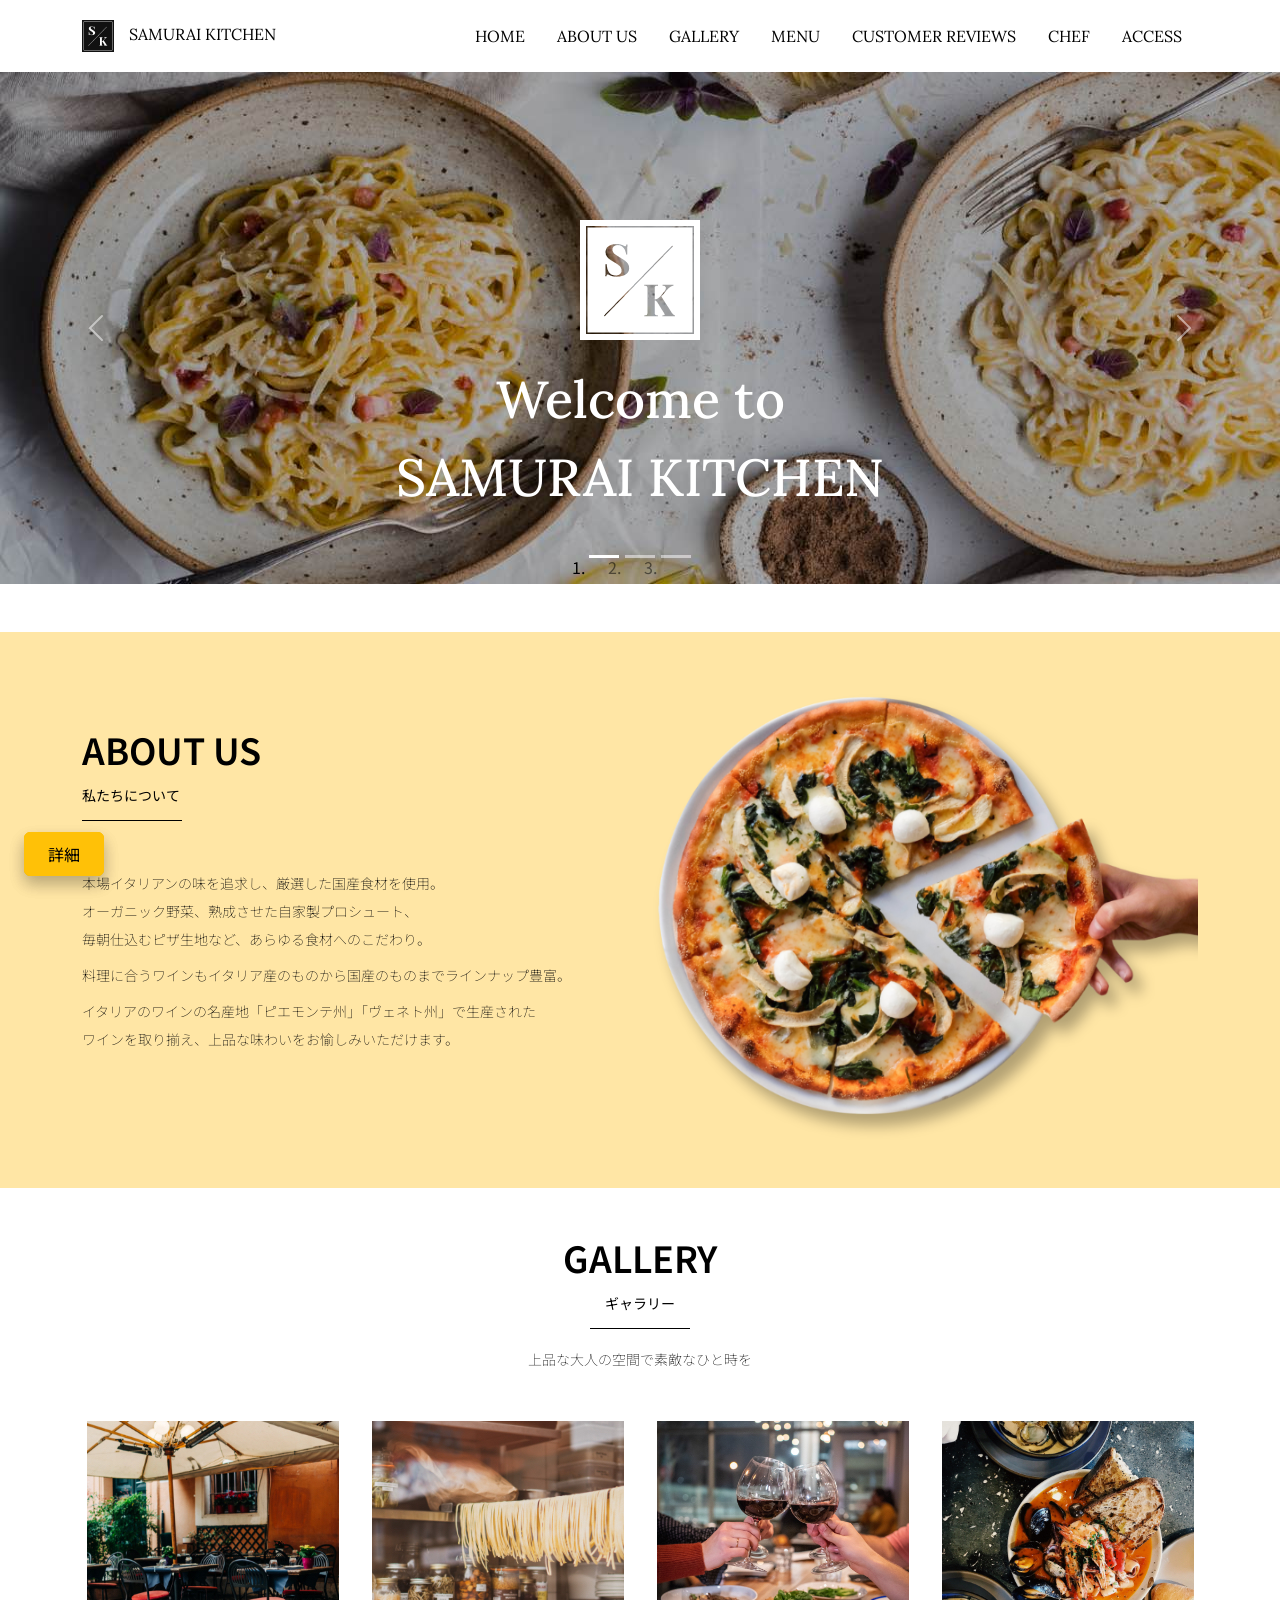
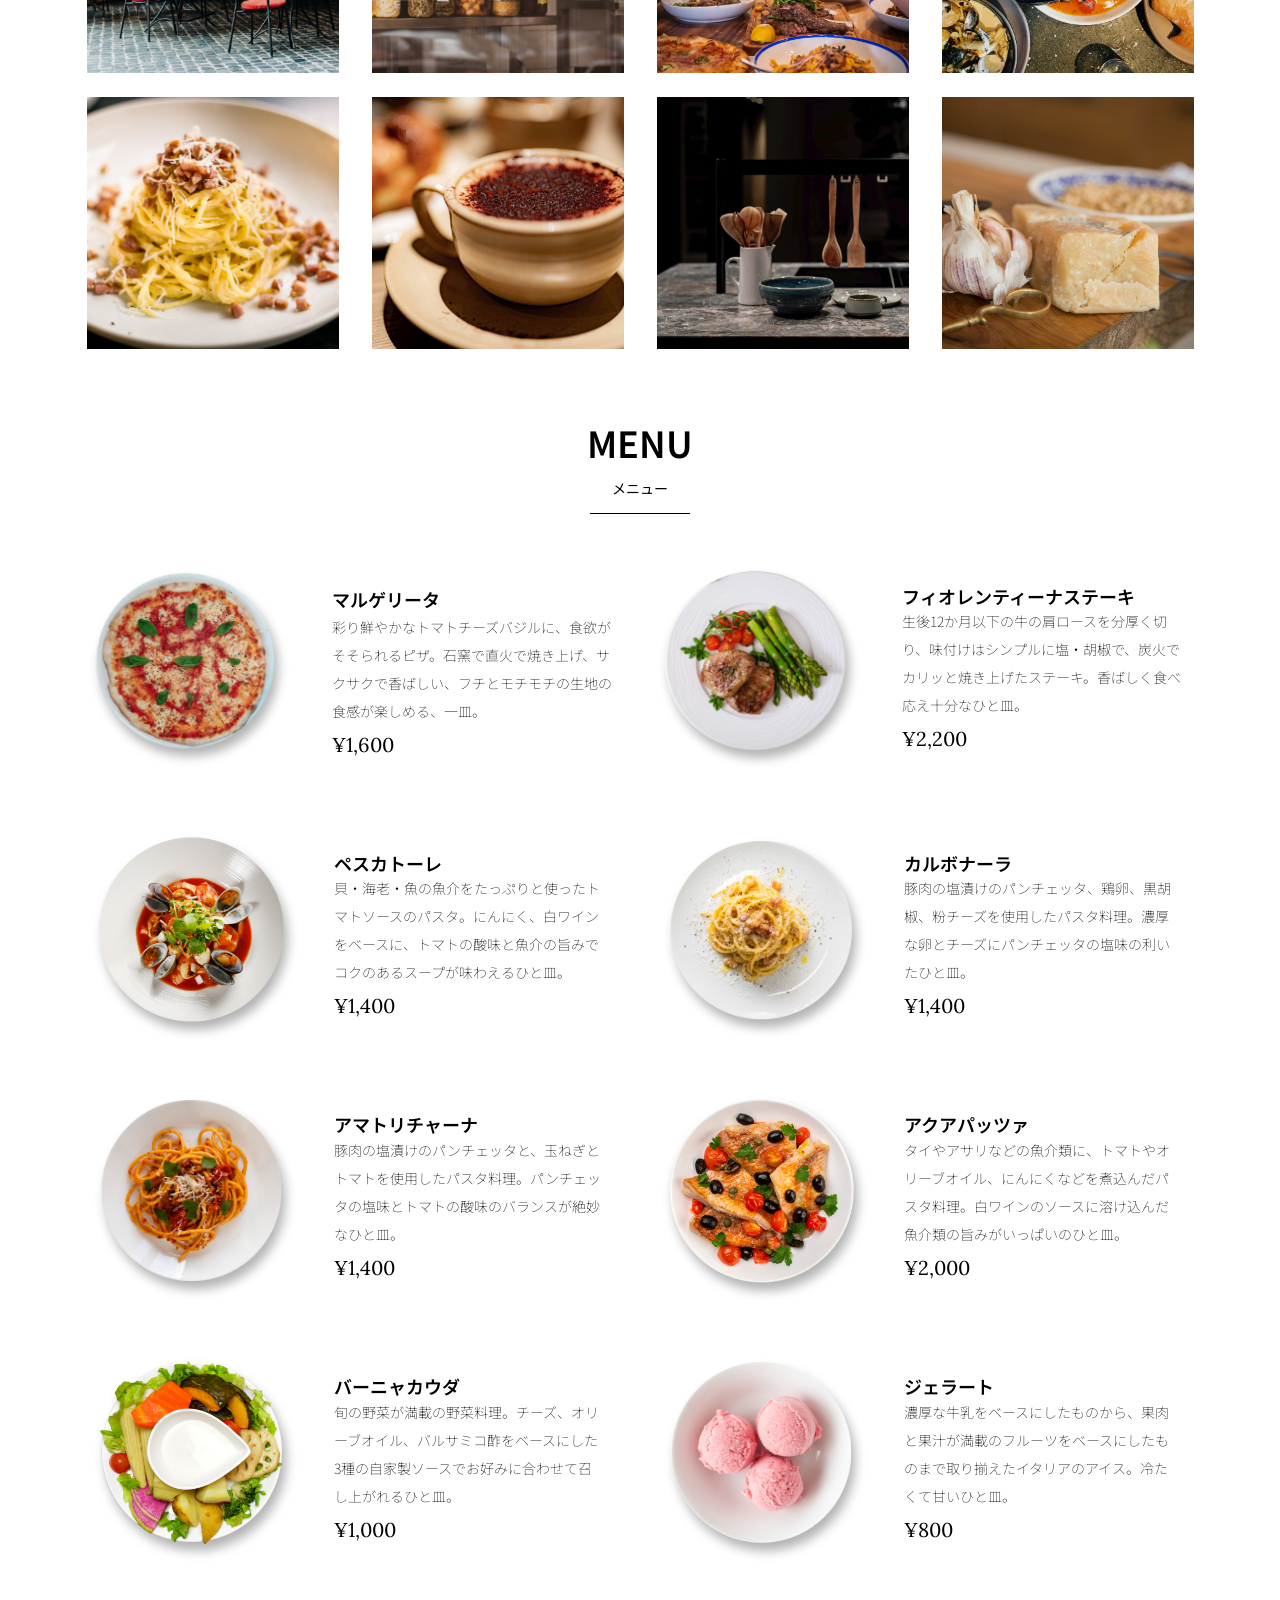
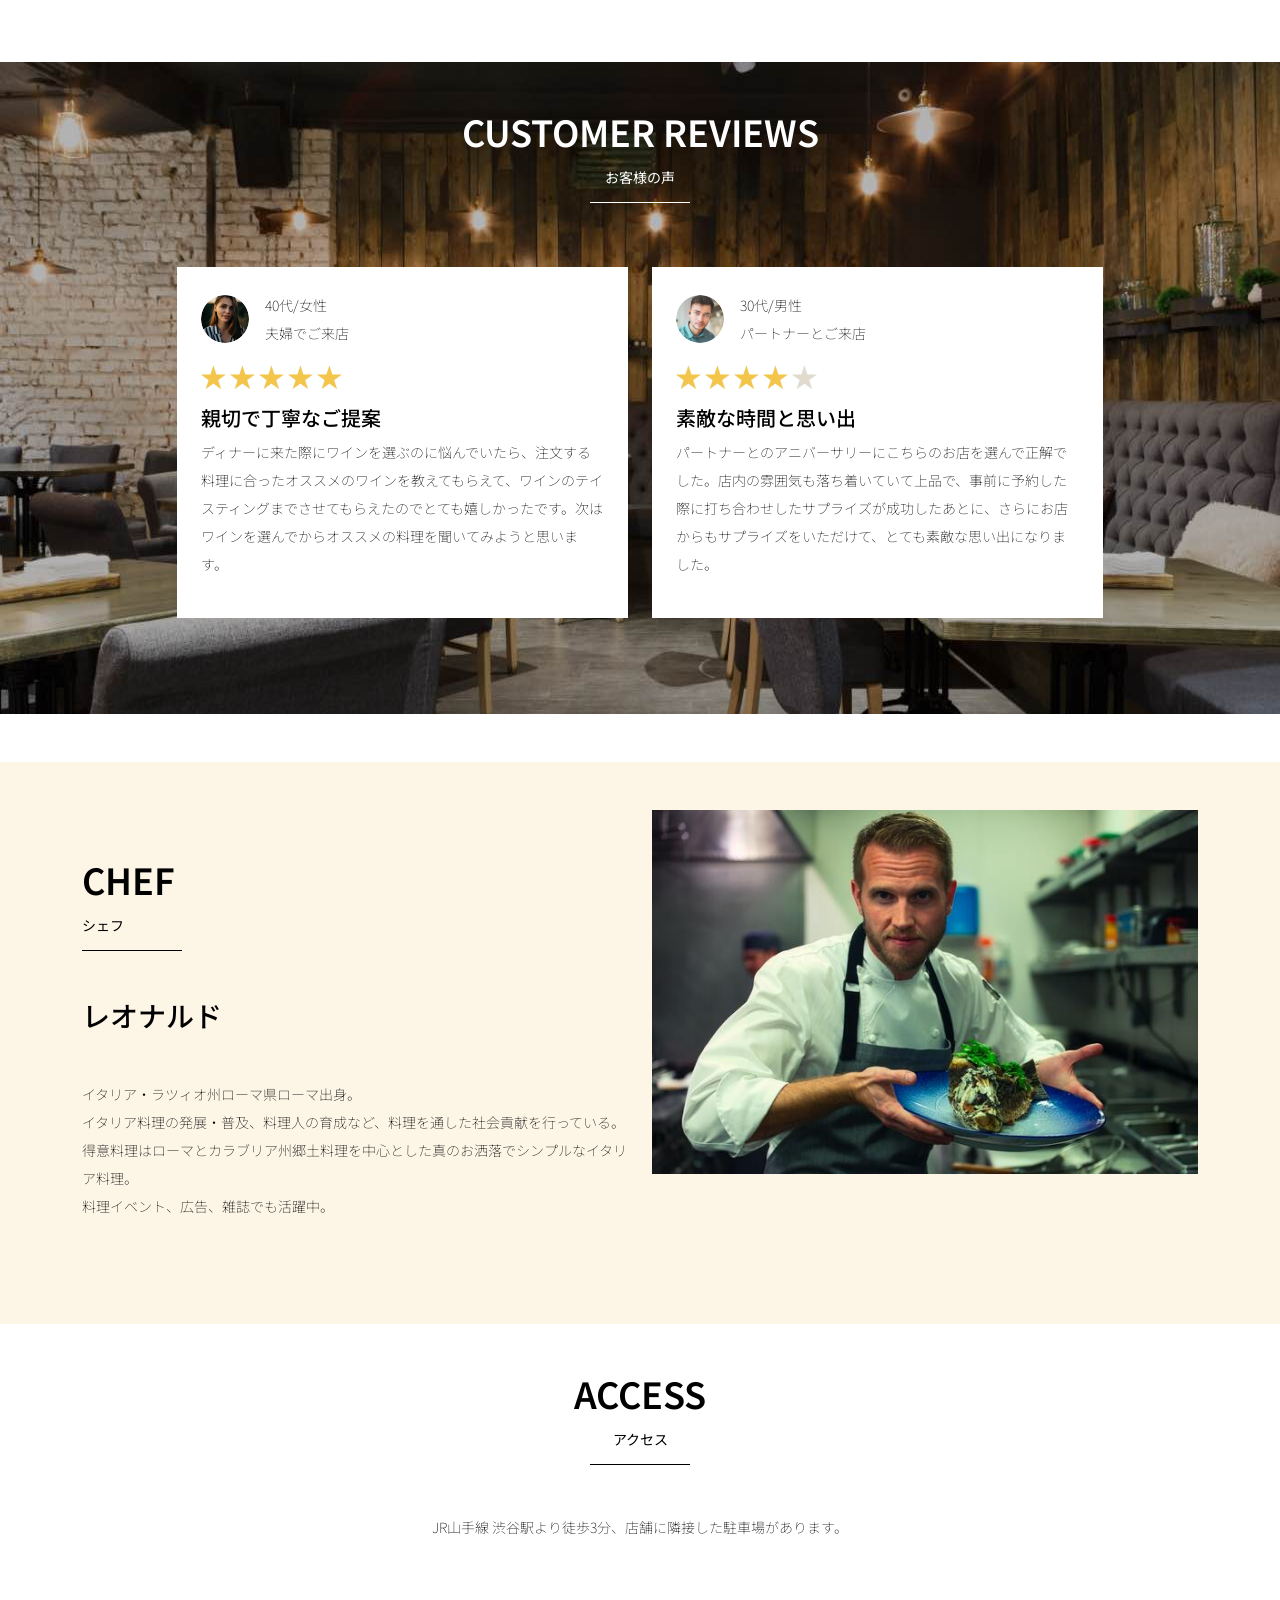
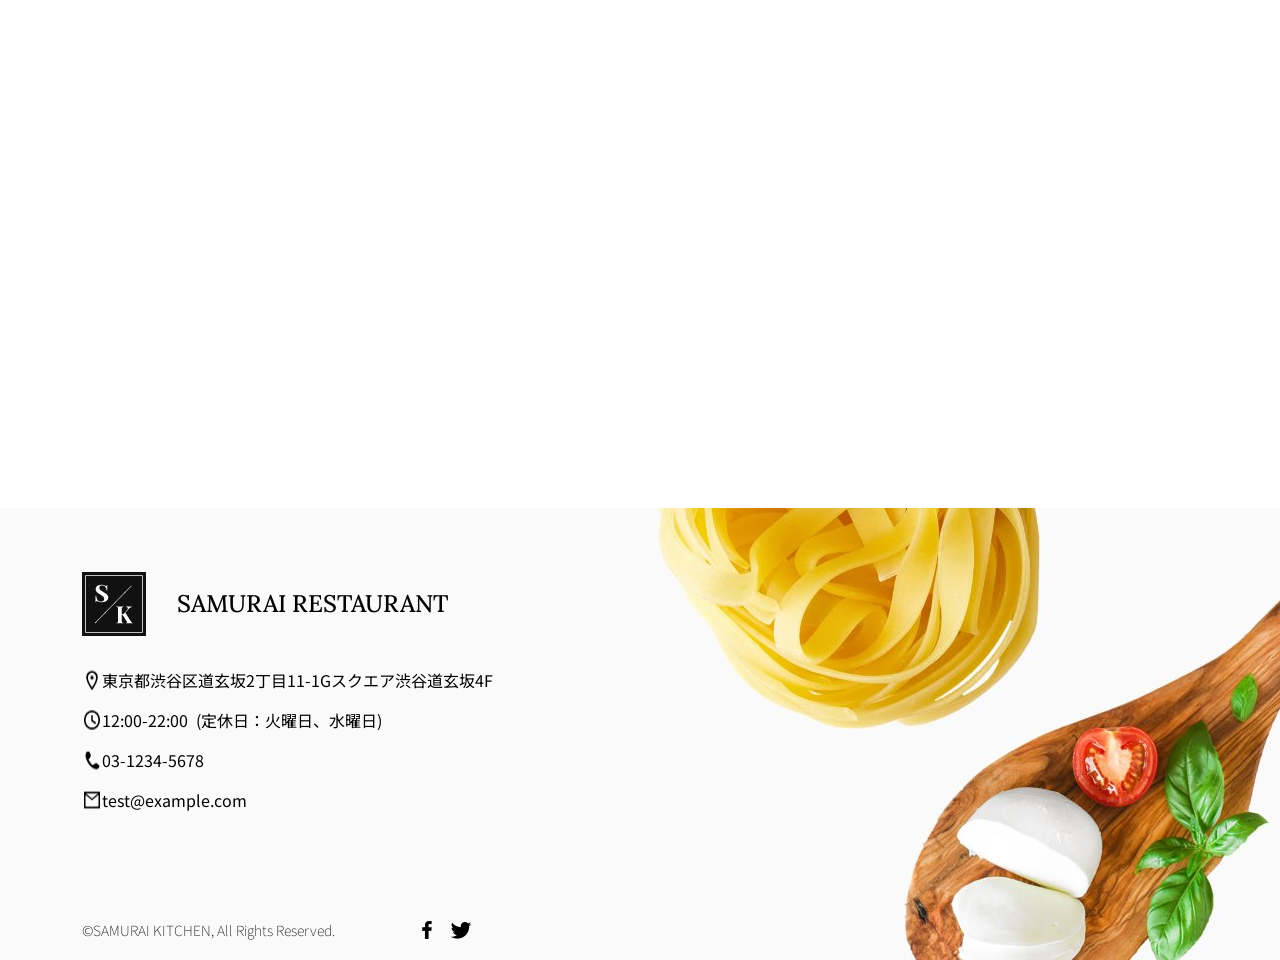
<file: kadai_015/code_for_design_comp/index.html>
<!doctype html>
<html lang="ja">

<head>
  <meta charset="utf-8">
  <!-- マルチデバイス対応 -->
  <meta name="viewport" content="width=device-width, initial-scale=1">
  <meta name="description" content="">
  <meta name="author" content="SAMURAI ENGINEER">
  <title>SAMURAI XD_HTML教材</title>

  <!-- 先にBootstrapのCSSを読み込む -->
  <!-- ************************************************ bootstrap.min.cssの読み込み -->
  <link href="https://cdn.jsdelivr.net/npm/bootstrap@5.0.0-beta1/dist/css/bootstrap.min.css" rel="stylesheet"
    integrity="sha384-giJF6kkoqNQ00vy+HMDP7azOuL0xtbfIcaT9wjKHr8RbDVddVHyTfAAsrekwKmP1" crossorigin="anonymous">
  <!-- ************************************************ bootstrap.bundle.min.jsの読み込み -->
  <script src="https://cdn.jsdelivr.net/npm/bootstrap@5.0.0-beta1/dist/js/bootstrap.bundle.min.js"
    integrity="sha384-ygbV9kiqUc6oa4msXn9868pTtWMgiQaeYH7/t7LECLbyPA2x65Kgf80OJFdroafW" crossorigin="anonymous" defer>
  </script>

  <!-- ************************************************ Google Font読み込み -->
  <link rel="preconnect" href="https://fonts.gstatic.com">
  <link href="https://fonts.googleapis.com/css2?family=Lora&display=swap" rel="stylesheet">
  <link href="https://fonts.googleapis.com/css2?family=Noto+Sans+JP:wght@300&display=swap" rel="stylesheet">
  <!-- ************************************************ Font Awesome -->
  <link rel="stylesheet" href="https://use.fontawesome.com/releases/v5.1.0/css/all.css"
    integrity="sha384-lKuwvrZot6UHsBSfcMvOkWwlCMgc0TaWr+30HWe3a4ltaBwTZhyTEggF5tJv8tbt" crossorigin="anonymous">
  <!-- ************************************************今回作成する styles.cssの読み込み -->
  <link href="stylesheet/style.css" rel="stylesheet">
  <!-- ************************************************  -->
</head>

<body>
  <main>
    <!-- ************************************************ ナビゲーションバー開始 -->
   <!-- navbarでナビゲーションバー作成。navbar-expand-lgで画面幅が広いときハンバーガーボタンを非表示。 -->
   <nav class="navbar navbar-expand-lg">
     <!-- navbarのコンテナ -->
     <div class="container">
       <!-- navbar-brandはロゴ部分。独自クラスのmy_navbar_brandで細かな調整。 -->
       <a class="navbar-brand my_navbar_brand">
         <!-- ロゴのアイコンを配置。navbar_brand_logoは独自クラス。 -->
         <img class="img-fluid navbar_brand_logo" src="img/site_logo.png" alt="サイトアイコン"><span>SAMURAI KITCHEN</span>
       </a>

       <!-- navbar-togglerはハンバーガーボタンを表示・非表示にするクラス。 -->
       <div class="navbar-toggler hamburger_menu" data-bs-toggle="collapse" data-bs-target="#navbarNav"
          aria-controls="navbarNav" aria-expanded="false" aria-label="Toggle navigation">
         <input type="checkbox" id="hamburger_btn_check">
         <label for="hamburger_btn_check" class="hamburger_btn">
           <img class="btn_open" src="img/button_open.png" alt="ナビゲーションバーのボタン">
           <img class="btn_close" src="img/button_close.png" alt="ナビゲーションバーのボタン">
         </label>
       </div>

       <!-- これ以降がナビゲーションメニュー部分。説明は後述。 -->
       <div class="collapse navbar-collapse justify-content-end" id="navbarNav">
         <ul class="navbar-nav">
           <li class="nav-item px-2">
             <a class="nav-link my_nav_link my-2" aria-current="page" href="#">HOME</a>
           </li>

           <li class="nav-item px-2">
             <a class="nav-link my_nav_link my-2" href="#about">ABOUT US</a>
           </li>

           <li class="nav-item px-2">
             <a class="nav-link my_nav_link my-2" href="#gallery">GALLERY</a>
           </li>

           <li class="nav-item px-2">
             <a class="nav-link my_nav_link my-2" href="#menu">MENU</a>
           </li>

           <li class="nav-item px-2">
             <a class="nav-link my_nav_link my-2" href="#review">CUSTOMER REVIEWS</a>
           </li>

           <li class="nav-item px-2">
            <a class="nav-link my_nav_link my-2" href="#chef">CHEF</a>
          </li>

           <li class="nav-item px-2">
             <a class="nav-link my_nav_link my-2" href="#access">ACCESS</a>
           </li>
             
         </ul>
       </div>
     </div>
   </nav>
    <!-- ************************************************ ナビゲーションバー終了 -->

    <!-- ************************************************ カルーセル開始 -->
   <!-- idのmyCarouselはインジケーター部分のdata-bs-targetと紐付く必要がある。mb-5で下方向に余白追加。 -->
   <div id="myCarousel" class="carousel slide mb-5" data-bs-ride="carousel">

     <!-- インジケーター部分 -->
     <ol class="carousel-indicators">
       <!-- この箇所と前述のidは紐付いている。data-bs-slide-toの番号がカルーセルの順番。 -->
       <li data-bs-target="#myCarousel" data-bs-slide-to="0" class="active"></li>
       <li data-bs-target="#myCarousel" data-bs-slide-to="1"></li>
       <li data-bs-target="#myCarousel" data-bs-slide-to="2"></li>
     </ol>

     <!-- carousel-inner：カルーセルのキャプションと背景画像の部分。現在は1枚目だけ表示。 -->
     <div class="carousel-inner">
       <!-- 親要素 --> <!-- カルーセル1枚目 -->
       <div class="carousel-item active">
         <!-- imgタグと "carousel-caption" クラスは同じ親（carousel-item）に入っているので、兄弟要素 -->
         <img src="img/slider-1.jpg" alt="SAMURAI KITCHEN-1">
         <!-- 親要素 --><!-- imgタグと "carousel-caption" クラスは同じ親（carousel-item）に入っているので、兄弟要素 -->
         <div class="carousel-caption">
           <!-- h1タグは carousel-caption クラスの子要素 中に入っているので -->
           <!-- h1は"carousel-item"には入っていないので兄弟要素とは言いません -->
           <!-- 独自クラスで位置とフォントを変更 -->
           <h1 class="my_carousel_caption">
             Welcome to<br>
             SAMURAI KITCHEN
           </h1>
           <!-- 親要素の閉じタグ h1タグは親要素の中にはいっています -->
         </div>
       </div>

        <!-- カルーセル2枚目 -->
       <div class="carousel-item">
         <img src="img/slider-2.jpg" alt="サンプル画像">
         <div class="carousel-caption">
           <h1 class="my_carousel_caption">
              The fabulous combination of&nbsp;wine&nbsp;and&nbsp;food
           </h1>
         </div>
       </div>
       <!-- カルーセル３枚目 -->
       <div class="carousel-item">
         <img src="img/slider-3.jpg" alt="サンプル画像">
         <div class="carousel-caption">
           <h1 class="my_carousel_caption">Get the Italian taste<br>
             at the SAMURAI&nbsp;KITCHEN
           </h1>
         </div>
       </div>
     </div>

     <!-- コントロールボタン 左側 -->
     <a class="carousel-control-prev" href="#myCarousel" role="button" data-bs-slide="prev">
       <span class="carousel-control-prev-icon" aria-hidden="true"></span>
       <span class="visually-hidden">Previous</span>
     </a>

     <!-- コントロールボタン 右側 -->
     <a class="carousel-control-next" href="#myCarousel" role="button" data-bs-slide="next">
       <span class="carousel-control-next-icon" aria-hidden="true"></span>
       <span class="visually-hidden">Next</span>
     </a>
   </div>

    <!-- ************************************************ カルーセル終了 -->

    <!-- ************************************************ アバウトセクション開始 -->
    <section class="about_us_bg" id="about">

     <!--コンテンツの中央揃え。上下方向にパディング（サイズ5）。下方向にマージン（サイズ5）。 -->
     <div class="container py-5 mb-5">

       <!-- rowクラス（行） -->
       <div class="row">

         <!-- 左側カラム（6/12分割） -->
         <div class="col-lg-6 text-left">

           <!-- 上下方向にパディング（サイズ5） -->
           <div class="py-5">

             <!-- 下方向にマージン（サイズ5） -->
             <h2 class="section_title about mb-5">
               ABOUT US
             </h2>
             <!-- 下方向にマージン（サイズ2） -->
             <p class="mb-2">
               本場イタリアンの味を追求し、厳選した国産食材を使用。<br>
               オーガニック野菜、熟成させた自家製プロシュート、<br>
               毎朝仕込むピザ生地など、あらゆる食材へのこだわり。<br>
             </p>

             <!-- 下方向にマージン（サイズ2） -->
             <p class="mb-2">
               料理に合うワインもイタリア産のものから国産のものまでラインナップ豊富。<br>
             </p>

             <!-- 下方向にマージン（サイズ2） -->
             <p class="mb-2">
               イタリアのワインの名産地「ピエモンテ州」「ヴェネト州」で生産された<br>
               ワインを取り揃え、上品な味わいをお愉しみいただけます。<br>
             </p>
           </div>
         </div>

         <!-- 右側カラム（6/12分割） -->
         <div class="col-lg-6">

           <!-- 画像を配置 -->
           <img src="img/img-about-us.png" class="img-fluid" alt="pizza">
         </div>
       </div>
     </div>

    </section>
    <!-- ************************************************ アバウトセクション終了 -->

    <!-- ************************************************ ギャラリーセクション開始 -->
    <section id="gallery">
     <div class="container mb-5">
       <h2 class="mb-3 section_title gallery text-center">GALLERY</h2>
       <p class="text-center mb-5">
         上品な大人の空間で素敵なひと時を
       </p>

       <div class="row">
         <div class="col-6 col-lg-3 mb-4 d-flex justify-content-center">
           <img class="img-fluid" src="img/gallery-1.jpg" alt="サンプル画像">
         </div>

         <div class="col-6 col-lg-3 mb-4 d-flex justify-content-center">
           <img class="img-fluid" src="img/gallery-2.jpg" alt="サンプル画像">
         </div>

         <div class="col-6 col-lg-3 mb-4 d-flex justify-content-center">
           <img class="img-fluid" src="img/gallery-3.jpg" alt="サンプル画像">
         </div>

         <div class="col-6 col-lg-3 mb-4 d-flex justify-content-center">
           <img class="img-fluid" src="img/gallery-4.jpg" alt="サンプル画像">
         </div>

         <div class="col-6 col-lg-3 mb-4 d-flex justify-content-center">
           <img class="img-fluid" src="img/gallery-5.jpg" alt="サンプル画像">
         </div>

         <div class="col-6 col-lg-3 mb-4 d-flex justify-content-center">
           <img class="img-fluid" src="img/gallery-6.jpg" alt="サンプル画像">
         </div>

         <div class="col-6 col-lg-3 mb-4 d-flex justify-content-center">
           <img class="img-fluid" src="img/gallery-7.jpg" alt="サンプル画像">
         </div>

         <div class="col-6 col-lg-3 mb-4 d-flex justify-content-center">
           <img class="img-fluid" src="img/gallery-8.jpg" alt="サンプル画像">
         </div>

       </div>
     </div>
    </section>
    <!-- ************************************************ ギャラリーセクション終了 -->

    <!-- ************************************************ メニューセクション -->
    <section id="menu">
     <!-- タイトル文字部分のコンテナ -->
     <div class="container">
       <div class="row">
         <div class="col-lg-12">

           <!-- タイトル文字 -->
           <h2 class="section_title menu text-center mb-5">MENU</h2>
         </div>
       </div>
     </div>

     <!-- メニュー部分のコンテナ -->
     <div class="container mb-5"><!--下方向にマージン5-->
       <div class="row">

         <!-- 左側メニュー --><!--1-->
         <div class="col-12 col-lg-6">

           <!-- さらに子要素を5:7で分割 -->
           <!--カラム間のパディングをなくす。下方向にマージン4-->
           <div class="row g--0 mb-4">
             <!--画像中央揃え-->
             <div class="col-12 col-lg-5 text-center">

               <!-- 左側メニュー画像部分 -->
               <img src="img/margherita.png" class="img-fluid" alt="マルゲリータ">
             </div>

             <!-- 右側テキスト部分 -->
             <!--全体的にパディング4-->
             <div class="col-12 col-lg-7 p-4">
               <!-- 下方向のマージン0 文字を小さくするmenu_title独自クラスを追加 -->
               <h class="mb-0 menu_title">マルゲリータ</h4>
                <!-- 縦方向の中央揃え -->
               <p class="my-auto">彩り鮮やかなトマトチーズバジルに、食欲がそそられるピザ。石窯で直火で焼き上げ、サクサクで香ばしい、フチとモチモチの生地の食感が楽しめる、一皿。</p>
                <!-- フォントを変更する独自クラスを追加 -->
               <p class="menu_price">¥1,600</p>
             </div>
           </div>
         </div>

         <!-- 右側部分メニュー。上記と同じ内容なのでコメント省略 -->
         <div class="col-12 col-lg-6">
           <div class="row g--0 mb-4">
             <div class="col-12 col-lg-5 text-center">
               <img src="img/steak.png" class="img-fluid" alt="フィオレンティーナステーキ">
             </div>
             <div class="col-12 col-lg-7 p-4">
               <h4 class="mb-0 menu_title">フィオレンティーナステーキ</h4>
               <p class="my-auto">生後12か月以下の牛の肩ロースを分厚く切り、味付けはシンプルに塩・胡椒で、炭火でカリッと焼き上げたステーキ。香ばしく食べ応え十分なひと皿。</p>
               <p class="menu_price">¥2,200</p>
             </div>
           </div>
         </div>
         <!-- 以降、メニューの数だけ同じコード繰り返し記載 -->

         <!-- 左側メニュー --><!--2-->
         <div class="col-12 col-lg-6">

           <!-- さらに子要素を5:7で分割 -->
           <div class="row g-0 mb-4">
             <div class="col-12 col-lg-5 text-center">

               <!-- 左側メニュー画像部分 -->
               <img src="img/pescatore.png" class="img-fluid" alt="ペスカトーレ">
             </div>

             <!-- 右側テキスト部分 -->
             <div class="col-12 col-lg-7 p-4">
               <h4 class="mb-0 menu_title">ペスカトーレ</h4>
               <p class="my-auto">貝・海老・魚の魚介をたっぷりと使ったトマトソースのパスタ。にんにく、白ワインをベースに、トマトの酸味と魚介の旨みでコクのあるスープが味わえるひと皿。</p>
               <p class="menu_price">¥1,400</p>
             </div>
           </div>
         </div>

         <!-- 右側部分メニュー。上記と同じ内容なのでコメント省略 -->
         <div class="col-12 col-lg-6">
           <div class="row g-0 mb-4">
             <div class="col-12 col-lg-5 text-center">
               <img src="img/carbonara.png" class="img-fluid" alt="カルボナーラ">
             </div>
             <div class="col-12 col-lg-7 p-4">
               <h4 class="mb-0 menu_title">カルボナーラ</h4>
               <p class="my-auto">豚肉の塩漬けのパンチェッタ、鶏卵、黒胡椒、粉チーズを使用したパスタ料理。濃厚な卵とチーズにパンチェッタの塩味の利いたひと皿。</p>
               <p class="menu_price">¥1,400</p>
             </div>
           </div>
         </div>

         <!-- 左側メニュー --><!--3-->
         <div class="col-12 col-lg-6">

           <!-- さらに子要素を5:7で分割 -->
           <div class="row g-0 mb-4">
             <div class="col-12 col-lg-5 text-center">

               <!-- 左側メニュー画像部分 -->
               <img src="img/amatriciana.png" class="img-fluid" alt="アマトリチャーナ">
             </div>

             <!-- 右側テキスト部分 -->
             <div class="col-12 col-lg-7 p-4">
               <h4 class="mb-0 menu_title">アマトリチャーナ</h4>
               <p class="my-auto">豚肉の塩漬けのパンチェッタと、玉ねぎとトマトを使用したパスタ料理。パンチェッタの塩味とトマトの酸味のバランスが絶妙なひと皿。</p>
               <p class="menu_price">¥1,400</p>
             </div>
           </div>
         </div>

         <!-- 右側部分メニュー。上記と同じ内容なのでコメント省略 -->
         <div class="col-12 col-lg-6">
           <div class="row g-0 mb-4">
             <div class="col-12 col-lg-5 text-center">
               <img src="img/acqua-pazza.png" class="img-fluid" alt="アクアパッツァ">
             </div>
             <div class="col-12 col-lg-7 p-4">
               <h4 class="mb-0 menu_title">アクアパッツァ</h4>
               <p class="my-auto">タイやアサリなどの魚介類に、トマトやオリーブオイル、にんにくなどを煮込んだパスタ料理。白ワインのソースに溶け込んだ魚介類の旨みがいっぱいのひと皿。</p>
               <p class="menu_price">¥2,000</p>
             </div>
           </div>
         </div>
         
         <!-- 左側メニュー --><!--4-->
         <div class="col-12 col-lg-6">

           <!-- さらに子要素を5:7で分割 -->
           <div class="row g-0 mb-4">
             <div class="col-12 col-lg-5 text-center">

               <!-- 左側メニュー画像部分 -->
               <img src="img/bagna-cauda.png" class="img-fluid" alt="バーニャカウダ">
             </div>

             <!-- 右側テキスト部分 -->
             <div class="col-12 col-lg-7 p-4">
               <h4 class="mb-0 menu_title">バーニャカウダ</h4>
               <p class="my-auto">旬の野菜が満載の野菜料理。チーズ、オリーブオイル、バルサミコ酢をベースにした3種の自家製ソースでお好みに合わせて召し上がれるひと皿。</p>
               <p class="menu_price">¥1,000</p>
             </div>
           </div>
         </div>

         <!-- 右側部分メニュー。上記と同じ内容なのでコメント省略 -->
         <div class="col-12 col-lg-6">
           <div class="row g-0 mb-4">
             <div class="col-12 col-lg-5 text-center">
               <img src="img/gelato.png" class="img-fluid" alt="ジェラート">
             </div>
             <div class="col-12 col-lg-7 p-4">
               <h4 class="mb-0 menu_title">ジェラート</h4>
               <p class="my-auto">濃厚な牛乳をベースにしたものから、果肉と果汁が満載のフルーツをベースにしたものまで取り揃えたイタリアのアイス。冷たくて甘いひと皿。</p>
               <p class="menu_price">¥800</p>
             </div>
           </div>
         </div>
         <!-- 以下の閉じタグ3つは必要 -->
       </div>
     </div>
    </section>
    <!-- ************************************************ メニューセクション終了 -->

    <!-- ************************************************ レビューセクション開始 -->
    <section id="review">

     <!-- review_wrapper で背景画像を設定します -->
     <div class="review_wrapper">

       <!-- container部分 -->
       <div class="container py-5 mb-5">

         <!-- 中央揃えでタイトルを表示 -->
         <div class="text-center mb-5">
           <h2 class="section_title review text-center text-white">CUSTOMER REVIEWS</h2>
         </div>

         <!-- row部分：左右のカラムを中央揃え -->
         <div class="row pb-5 justify-content-center">

           <!-- 左側カラム -->
           <div class="col-12 col-lg-5 mt-3">

             <!-- 背景を白色に設定 --><!--h-420 クラスで白枠の高さを修正します-->
             <div class="bg-white h-420">

               <!-- 内側にパディング4 -->
               <div class="p-4">

                 <!-- 顔写真と年齢などのテキストはd-flexで横並びにする　中央揃え -->
                 <div class="d-flex align-items-center">
                   <!-- お客様の画像を配置 -->
                   <!-- reviewer_img クラスで画像サイズを変更します -->
                   <img src="img/customer-woman.png" class="reviewer_img" alt="サンプル画像">
                   <div>
                     <!-- お客様情報のテキスト -->
                     <p class="my-0">40代/女性</p>
                     <p class="my-0">夫婦でご来店</p>
                   </div>
                 </div>

                 <div class="my-3">
                   <!-- 星の画像を表示 -->
                   <img src="img/star-point.png" class="star_img" alt="star">
                   <img src="img/star-point.png" class="star_img" alt="star">
                   <img src="img/star-point.png" class="star_img" alt="star">
                   <img src="img/star-point.png" class="star_img" alt="star">
                   <img src="img/star-point.png" class="star_img" alt="star">
                 </div>

                 <!-- レビュータイトル -->
                 <h5>親切で丁寧なご提案</h5>
                 <!-- レビュー内容 -->
                 <p>
                   ディナーに来た際にワインを選ぶのに悩んでいたら、注文する料理に合ったオススメのワインを教えてもらえて、ワインのテイスティングまでさせてもらえたのでとても嬉しかったです。次はワインを選んでからオススメの料理を聞いてみようと思います。
                 </p>

                 <!-- 黄色のボタンを配置 -->
                 <button type="button" class="btn btn-warning shadow fix_bottom">詳細</button>
               </div>
             </div>
           </div>

           <!-- 右側カラム：左側カラムと内容が同じなので説明は省略 -->
           <div class="col-12 col-lg-5 mt-3">
             <div class="bg-white h-420">
               <div class="p-4">
                 <div class="d-flex align-items-center">
                   <img src="img/customer-man.png" class="reviewer_img" alt="サンプル画像">
                   <div>
                     <p class="my-0">30代/男性</p>
                     <p class="my-0">パートナーとご来店</p>
                   </div>
                 </div>
                 <div class="my-3">
                   <img src="img/star-point.png" class="star_img" alt="star">
                   <img src="img/star-point.png" class="star_img" alt="star">
                   <img src="img/star-point.png" class="star_img" alt="star">
                   <img src="img/star-point.png" class="star_img" alt="star">
                   <img src="img/star-no-point.png" class="star_img" alt="no-star">
                 </div>
                 <h5>素敵な時間と思い出</h5>
                 <p>
                   パートナーとのアニバーサリーにこちらのお店を選んで正解でした。店内の雰囲気も落ち着いていて上品で、事前に予約した際に打ち合わせしたサプライズが成功したあとに、さらにお店からもサプライズをいただけて、とても素敵な思い出になりました。
                 </p>
                 <button type="button" class="btn btn-warning shadow fix_bottom">詳細</button>
               </div>
             </div>
           </div>
         </div>
       </div>
     </div>
    </section>
    <!-- ************************************************ レビューセクション終了 -->

    <!--シェフセクション開始-->

    <section class="chef_bg" id="chef">

      <div class="container py-5 mb-5">
        <div class="row">
          <div class="col-lg-6 text-left">
            <div class="py-5">
              <h2 class="section_title chef mb-5">
                CHEF
              </h2>
              <h3 class="mb-5">
                レオナルド
              </h3>
              <p class="mb-2">
                イタリア・ラツィオ州ローマ県ローマ出身。<br>イタリア料理の発展・普及、料理人の育成など、料理を通した社会貢献を行っている。<br>
                得意料理はローマとカラブリア州郷土料理を中心とした真のお洒落でシンプルなイタリア料理。<br>料理イベント、広告、雑誌でも活躍中。
              </p>
            </div>
          </div>
          <div class="col-lg-6">
            <img src="img/chef.jpg" class="img-fluid" alt="シェフの写真">
          </div>
        </div>
      </div>

    </section>
    <!--シェフセクション終了-->

    <!-- ************************************************ アクセスセクション開始 -->
    <section id="access">
     <div class="container">

       <div class="row">
         <div class="col-lg-12 text-center mb-5">
           <h2 class="section_title text-center access mb-5">ACCESS</h2>
           <p>JR山手線  渋谷駅より徒歩3分、店舗に隣接した駐車場があります。</p>
         </div>
       </div>
     </div>

     <div class="container mb-5 px-2">
       <!-- この部分にマップを配置 -->
       <iframe
         src="https://www.google.com/maps/embed?pb=!1m18!1m12!1m3!1d12967.114087343349!2d139.687349334065!3d35.657827993593834!2m3!1f0!2f0!3f0!3m2!1i1024!2i768!4f1.1!3m3!1m2!1s0x6018f5209bb80c49%3A0x7abbc1a9d7d575eb!2z5qCq5byP5Lya56S-5L6N!5e0!3m2!1sja!2sjp!4v1623882550231!5m2!1sja!2sjp"
         class="w-100" style="height: 50vh;" loading="lazy"></iframe><!--横幅100% 高さ50vh-->
     </div>
    </section>
    <!-- ************************************************ アクセスセクション終了 -->


    <!-- ************************************************ フッター開始 -->
    <footer id="footer">
     <div class="container">
       <div class="row">
         <!-- 親要素にposition-relativeを設定 -->
         <!-- 2カラムに分けたレイアウトの左側カラム -->
         <div class="col-12 col-lg-6 position-relative">

           <!-- 左側カラムのレイアウトをさらに分けるためにrowを使用 -->
           <div class="row pt-5">

             <!-- 画面をさらに2:10に分割 -->
             <!-- ここは2:10の2の部分 -->
             <div class="col-lg-2 text-center my-3">

               <!-- サイトロゴ --><!-- footer_brand_logoの独自クラスを追加 -->
               <img class="img-fluid footer_brand_logo" src="img/site_logo.png" alt="サンプル画像">
             </div>

             <!-- ここは2:10の10の部分 -->
             <div class="col-lg-10 align-self-center my-3">
               <!-- タイトル文字 --><!-- footer_textの独自クラスを追加してフォント等を変更 -->
               <h2 class="m-0 footer_text">SAMURAI RESTAURANT</h2>
             </div>
           </div>

           <!-- 営業時間などのテキストを追加 --> <!-- 独自クラスrestaurant_infoを追加 -->
           <div class="restaurant_info py-3">
             <!-- 住所部分 -->
             <div class="d-flex mb-3">
               <img src="img/icon-Marker.png" alt="marker">
               <p class="p-0 m-0">東京都渋谷区道玄坂2丁目11-1Gスクエア渋谷道玄坂4F</p>
             </div>
             <!-- 営業時間部分 -->
             <div class="d-flex mb-3">
               <img src="img/icon-Clock.png" alt="clock">
               <p class="p-0 m-0">12:00-22:00&nbsp;&nbsp;(定休日：火曜日、水曜日)</p>
             </div>
             <!-- 電話番号部分 --> 
             <div class="d-flex mb-3">
               <img src="img/icon-Phone.png" alt="phone">
               <p class="p-0 m-0">03-1234-5678</p>
             </div>
             <!-- E-mail部分 -->
             <div class="d-flex mb-3">
               <img src="img/icon-Mail.png" alt="mail">
               <p class="p-0 m-0">test@example.com</p>
             </div>
           </div>

           <!-- コピーライトを追加 -->
           <!-- copy_rightクラスでabsoluteを設定。align-items-centerで上下中央揃え。 -->
           <div class="copy_right align-items-center">
             <p>
               ©SAMURAI KITCHEN, All Rights Reserved.
             </p>

             <!-- SNSアイコンを表示 --><!-- SNSアイコンに独自クラスsns_imgを追加 -->
             <img src="img/icon-facebook.png" class=sns_img alt="facebook">
             <!-- SNSアイコンに独自クラスsns_imgを追加 -->
             <img src="img/icon-twitter.png" class="sns_img" alt="twitter">
           </div>
         </div>

         <!-- 2カラムに分けたレイアウトの右側カラム -->
         <div class="col-lg-6 d-none d-lg-block">
           <!-- 背景画像を表示 -->
           <img src="img/background-footer.jpg" alt="背景画像">
         </div>
       </div>
     </div>
    </footer>
    <!-- ************************************************ フッター終了 -->
  </main>
</body>

</html>
</file>
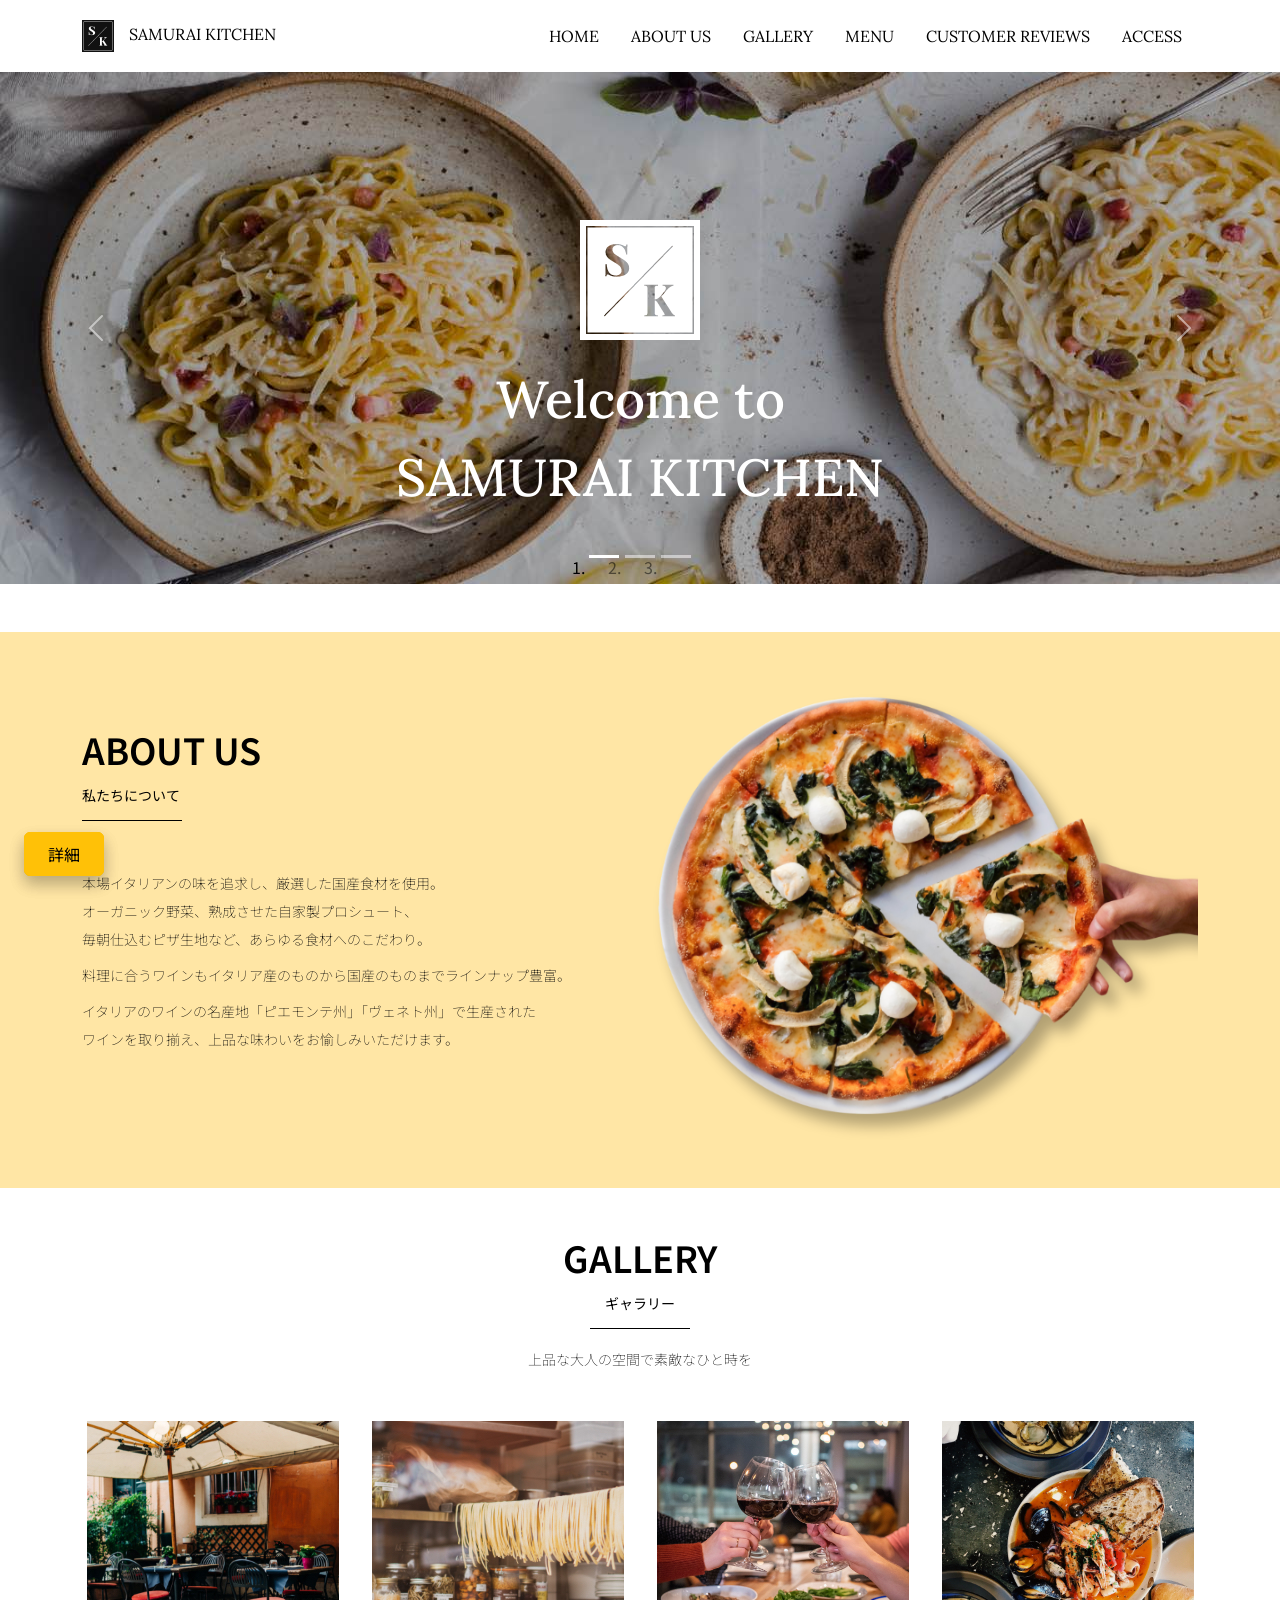
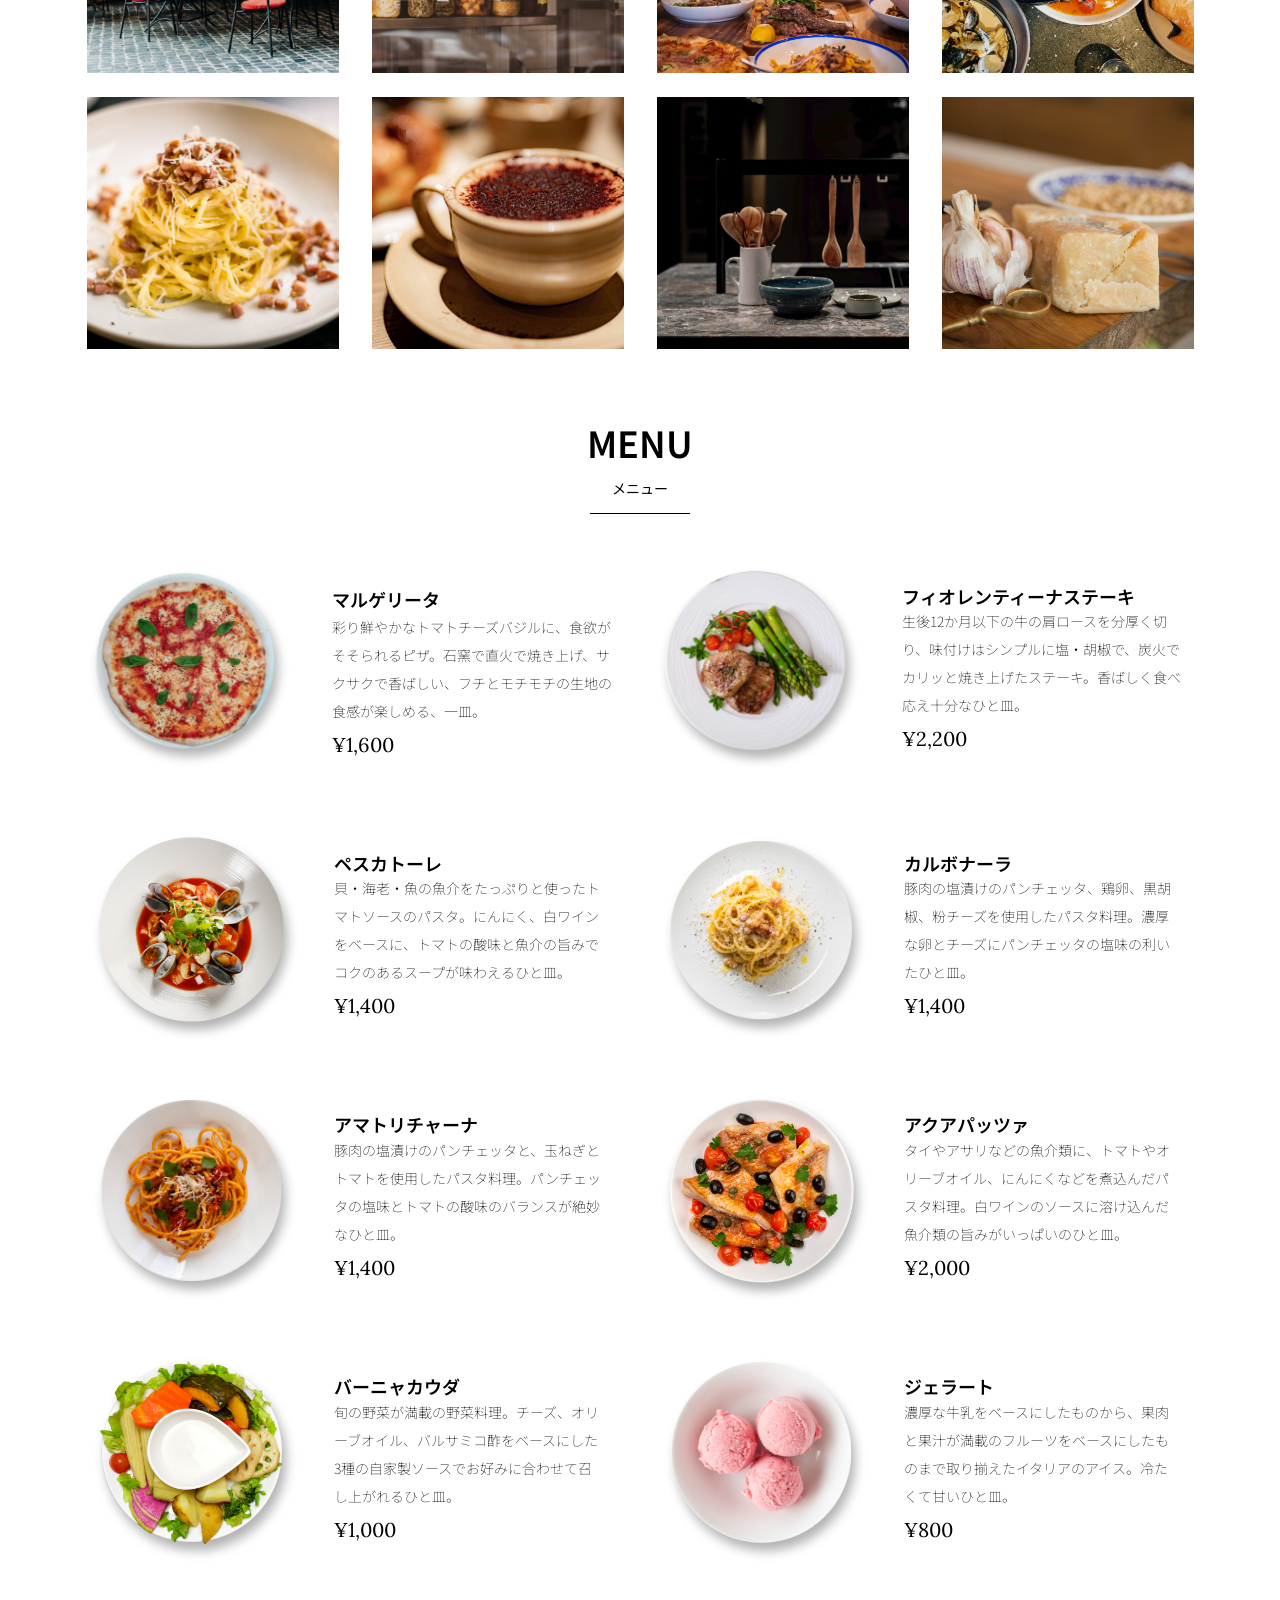
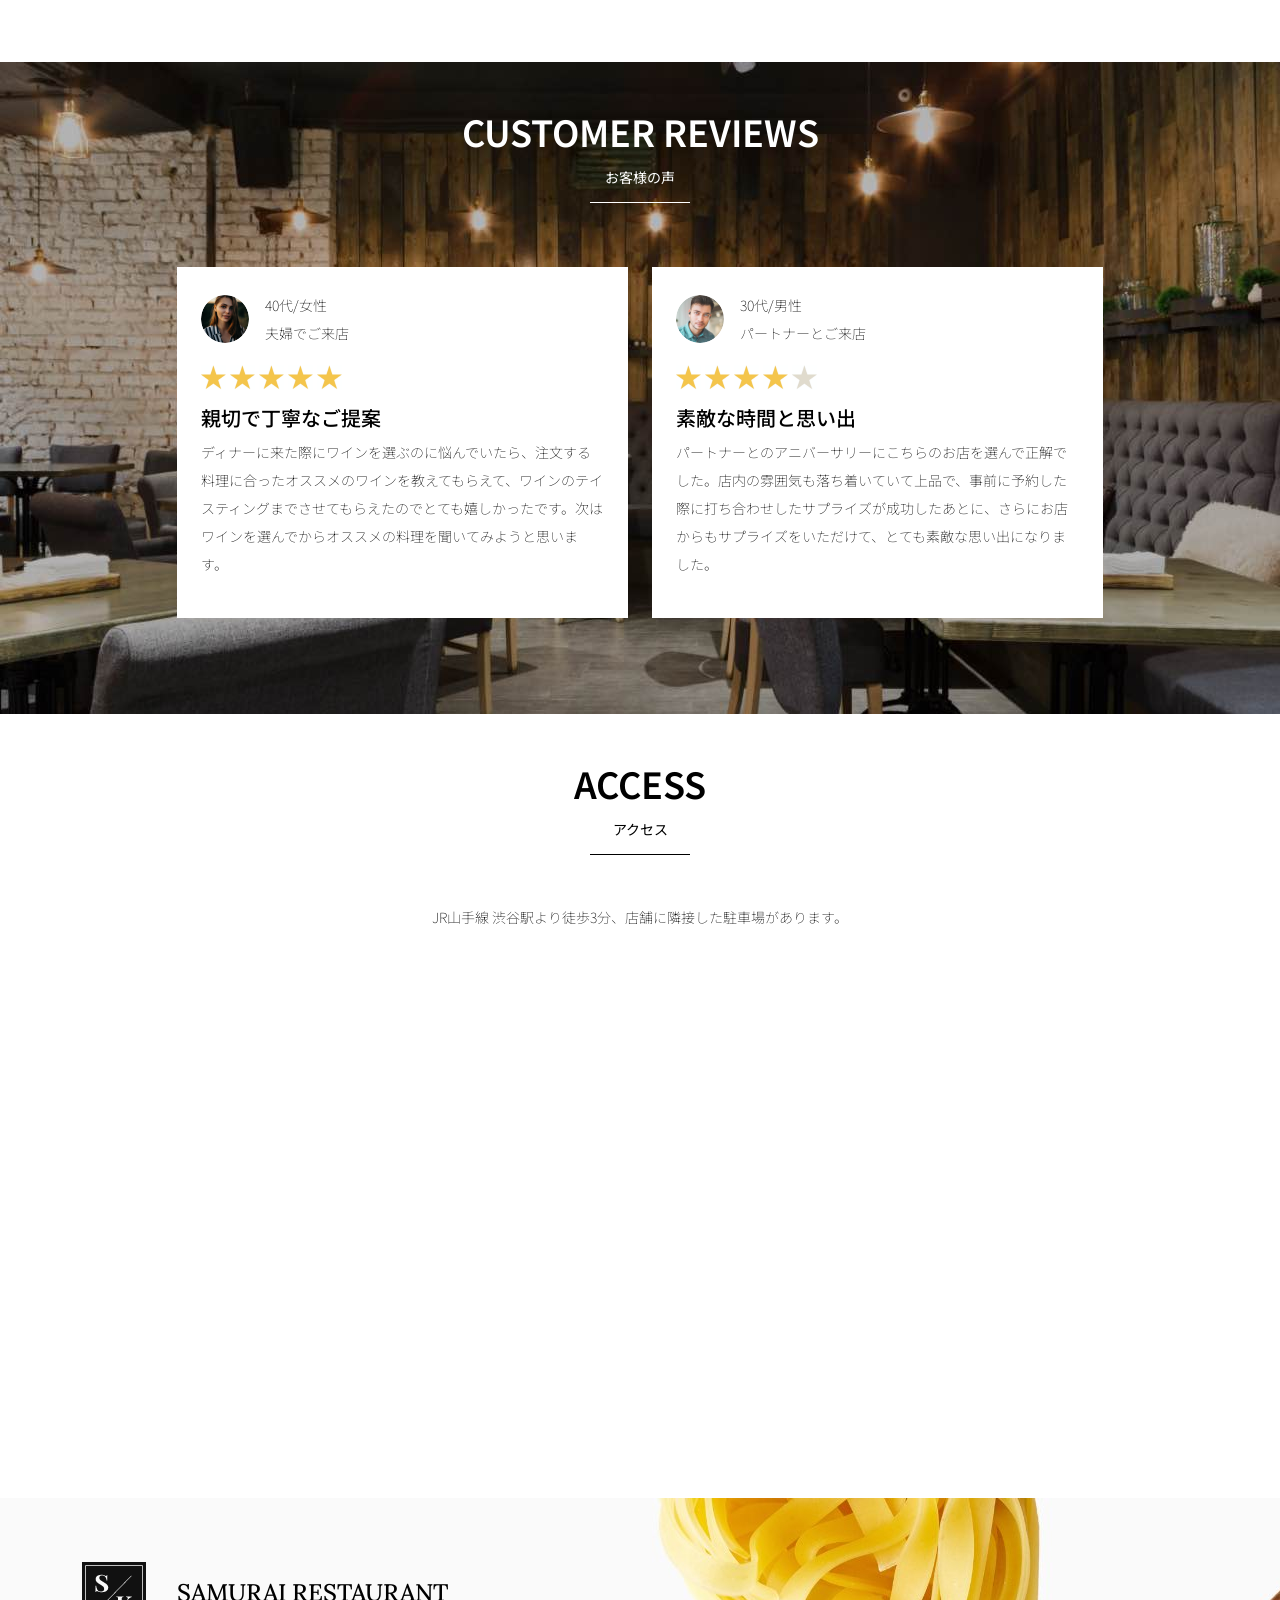
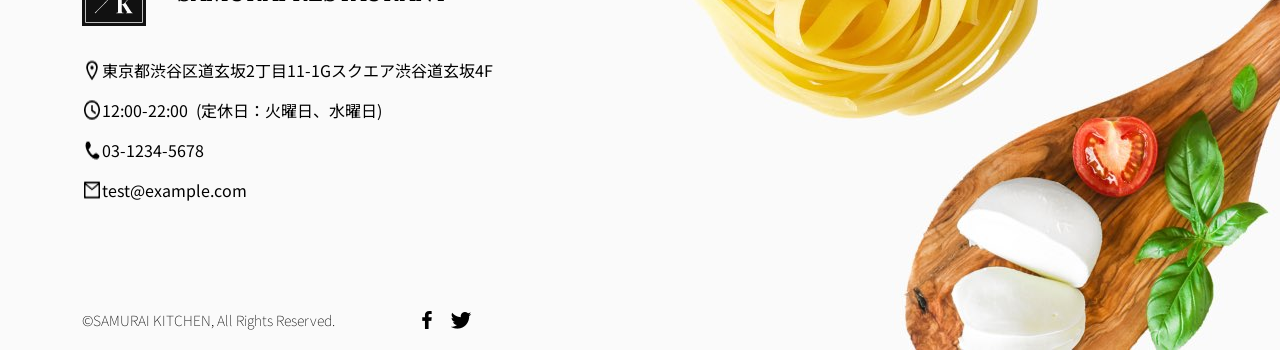
<file: kadai_tutorial_output/code_for_design_comp/index.html>
<!doctype html>
<html lang="ja">

<head>
  <meta charset="utf-8">
  <!-- マルチデバイス対応 -->
  <meta name="viewport" content="width=device-width, initial-scale=1">
  <meta name="description" content="">
  <meta name="author" content="SAMURAI ENGINEER">
  <title>SAMURAI XD_HTML教材</title>

  <!-- 先にBootstrapのCSSを読み込む -->
  <!-- ************************************************ bootstrap.min.cssの読み込み -->
  <link href="https://cdn.jsdelivr.net/npm/bootstrap@5.0.0-beta1/dist/css/bootstrap.min.css" rel="stylesheet"
    integrity="sha384-giJF6kkoqNQ00vy+HMDP7azOuL0xtbfIcaT9wjKHr8RbDVddVHyTfAAsrekwKmP1" crossorigin="anonymous">
  <!-- ************************************************ bootstrap.bundle.min.jsの読み込み -->
  <script src="https://cdn.jsdelivr.net/npm/bootstrap@5.0.0-beta1/dist/js/bootstrap.bundle.min.js"
    integrity="sha384-ygbV9kiqUc6oa4msXn9868pTtWMgiQaeYH7/t7LECLbyPA2x65Kgf80OJFdroafW" crossorigin="anonymous" defer>
  </script>

  <!-- ************************************************ Google Font読み込み -->
  <link rel="preconnect" href="https://fonts.gstatic.com">
  <link href="https://fonts.googleapis.com/css2?family=Lora&display=swap" rel="stylesheet">
  <link href="https://fonts.googleapis.com/css2?family=Noto+Sans+JP:wght@300&display=swap" rel="stylesheet">
  <!-- ************************************************ Font Awesome -->
  <link rel="stylesheet" href="https://use.fontawesome.com/releases/v5.1.0/css/all.css"
    integrity="sha384-lKuwvrZot6UHsBSfcMvOkWwlCMgc0TaWr+30HWe3a4ltaBwTZhyTEggF5tJv8tbt" crossorigin="anonymous">
  <!-- ************************************************今回作成する styles.cssの読み込み -->
  <link href="stylesheet/style.css" rel="stylesheet">
  <!-- ************************************************  -->
</head>

<body>
  <main>
    <!-- ************************************************ ナビゲーションバー開始 -->
   <!-- navbarでナビゲーションバー作成。navbar-expand-lgで画面幅が広いときハンバーガーボタンを非表示。 -->
   <nav class="navbar navbar-expand-lg">
     <!-- navbarのコンテナ -->
     <div class="container">
       <!-- navbar-brandはロゴ部分。独自クラスのmy_navbar_brandで細かな調整。 -->
       <a class="navbar-brand my_navbar_brand">
         <!-- ロゴのアイコンを配置。navbar_brand_logoは独自クラス。 -->
         <img class="img-fluid navbar_brand_logo" src="img/site_logo.png" alt="サイトアイコン"><span>SAMURAI KITCHEN</span>
       </a>

       <!-- navbar-togglerはハンバーガーボタンを表示・非表示にするクラス。 -->
       <div class="navbar-toggler hamburger_menu" data-bs-toggle="collapse" data-bs-target="#navbarNav"
          aria-controls="navbarNav" aria-expanded="false" aria-label="Toggle navigation">
         <input type="checkbox" id="hamburger_btn_check">
         <label for="hamburger_btn_check" class="hamburger_btn">
           <img class="btn_open" src="img/button_open.png" alt="ナビゲーションバーのボタン">
           <img class="btn_close" src="img/button_close.png" alt="ナビゲーションバーのボタン">
         </label>
       </div>

       <!-- これ以降がナビゲーションメニュー部分。説明は後述。 -->
       <div class="collapse navbar-collapse justify-content-end" id="navbarNav">
         <ul class="navbar-nav">
           <li class="nav-item px-2">
             <a class="nav-link my_nav_link my-2" aria-current="page" href="#">HOME</a>
           </li>

           <li class="nav-item px-2">
             <a class="nav-link my_nav_link my-2" href="#about">ABOUT US</a>
           </li>

           <li class="nav-item px-2">
             <a class="nav-link my_nav_link my-2" href="#gallery">GALLERY</a>
           </li>

           <li class="nav-item px-2">
             <a class="nav-link my_nav_link my-2" href="#menu">MENU</a>
           </li>

           <li class="nav-item px-2">
             <a class="nav-link my_nav_link my-2" href="#review">CUSTOMER REVIEWS</a>
           </li>

           <li class="nav-item px-2">
             <a class="nav-link my_nav_link my-2" href="#access">ACCESS</a>
           </li>
             
         </ul>
       </div>
     </div>
   </nav>
    <!-- ************************************************ ナビゲーションバー終了 -->

    <!-- ************************************************ カルーセル開始 -->
   <!-- idのmyCarouselはインジケーター部分のdata-bs-targetと紐付く必要がある。mb-5で下方向に余白追加。 -->
   <div id="myCarousel" class="carousel slide mb-5" data-bs-ride="carousel">

     <!-- インジケーター部分 -->
     <ol class="carousel-indicators">
       <!-- この箇所と前述のidは紐付いている。data-bs-slide-toの番号がカルーセルの順番。 -->
       <li data-bs-target="#myCarousel" data-bs-slide-to="0" class="active"></li>
       <li data-bs-target="#myCarousel" data-bs-slide-to="1"></li>
       <li data-bs-target="#myCarousel" data-bs-slide-to="2"></li>
     </ol>

     <!-- carousel-inner：カルーセルのキャプションと背景画像の部分。現在は1枚目だけ表示。 -->
     <div class="carousel-inner">
       <!-- 親要素 --> <!-- カルーセル1枚目 -->
       <div class="carousel-item active">
         <!-- imgタグと "carousel-caption" クラスは同じ親（carousel-item）に入っているので、兄弟要素 -->
         <img src="img/slider-1.jpg" alt="SAMURAI KITCHEN-1">
         <!-- 親要素 --><!-- imgタグと "carousel-caption" クラスは同じ親（carousel-item）に入っているので、兄弟要素 -->
         <div class="carousel-caption">
           <!-- h1タグは carousel-caption クラスの子要素 中に入っているので -->
           <!-- h1は"carousel-item"には入っていないので兄弟要素とは言いません -->
           <!-- 独自クラスで位置とフォントを変更 -->
           <h1 class="my_carousel_caption">
             Welcome to<br>
             SAMURAI KITCHEN
           </h1>
           <!-- 親要素の閉じタグ h1タグは親要素の中にはいっています -->
         </div>
       </div>

        <!-- カルーセル2枚目 -->
       <div class="carousel-item">
         <img src="img/slider-2.jpg" alt="サンプル画像">
         <div class="carousel-caption">
           <h1 class="my_carousel_caption">
              The fabulous combination of&nbsp;wine&nbsp;and&nbsp;food
           </h1>
         </div>
       </div>
       <!-- カルーセル３枚目 -->
       <div class="carousel-item">
         <img src="img/slider-3.jpg" alt="サンプル画像">
         <div class="carousel-caption">
           <h1 class="my_carousel_caption">Get the Italian taste<br>
             at the SAMURAI&nbsp;KITCHEN
           </h1>
         </div>
       </div>
     </div>

     <!-- コントロールボタン 左側 -->
     <a class="carousel-control-prev" href="#myCarousel" role="button" data-bs-slide="prev">
       <span class="carousel-control-prev-icon" aria-hidden="true"></span>
       <span class="visually-hidden">Previous</span>
     </a>

     <!-- コントロールボタン 右側 -->
     <a class="carousel-control-next" href="#myCarousel" role="button" data-bs-slide="next">
       <span class="carousel-control-next-icon" aria-hidden="true"></span>
       <span class="visually-hidden">Next</span>
     </a>
   </div>

    <!-- ************************************************ カルーセル終了 -->

    <!-- ************************************************ アバウトセクション開始 -->
    <section class="about_us_bg" id="about">

     <!--コンテンツの中央揃え。上下方向にパディング（サイズ5）。下方向にマージン（サイズ5）。 -->
     <div class="container py-5 mb-5">

       <!-- rowクラス（行） -->
       <div class="row">

         <!-- 左側カラム（6/12分割） -->
         <div class="col-lg-6 text-left">

           <!-- 上下方向にパディング（サイズ5） -->
           <div class="py-5">

             <!-- 下方向にマージン（サイズ5） -->
             <h2 class="section_title about mb-5">
               ABOUT US
             </h2>
             <!-- 下方向にマージン（サイズ2） -->
             <p class="mb-2">
               本場イタリアンの味を追求し、厳選した国産食材を使用。<br>
               オーガニック野菜、熟成させた自家製プロシュート、<br>
               毎朝仕込むピザ生地など、あらゆる食材へのこだわり。<br>
             </p>

             <!-- 下方向にマージン（サイズ2） -->
             <p class="mb-2">
               料理に合うワインもイタリア産のものから国産のものまでラインナップ豊富。<br>
             </p>

             <!-- 下方向にマージン（サイズ2） -->
             <p class="mb-2">
               イタリアのワインの名産地「ピエモンテ州」「ヴェネト州」で生産された<br>
               ワインを取り揃え、上品な味わいをお愉しみいただけます。<br>
             </p>
           </div>
         </div>

         <!-- 右側カラム（6/12分割） -->
         <div class="col-lg-6">

           <!-- 画像を配置 -->
           <img src="img/img-about-us.png" class="img-fluid" alt="pizza">
         </div>
       </div>
     </div>

    </section>
    <!-- ************************************************ アバウトセクション終了 -->

    <!-- ************************************************ ギャラリーセクション開始 -->
    <section id="gallery">
     <div class="container mb-5">
       <h2 class="mb-3 section_title gallery text-center">GALLERY</h2>
       <p class="text-center mb-5">
         上品な大人の空間で素敵なひと時を
       </p>

       <div class="row">
         <div class="col-6 col-lg-3 mb-4 d-flex justify-content-center">
           <img class="img-fluid" src="img/gallery-1.jpg" alt="サンプル画像">
         </div>

         <div class="col-6 col-lg-3 mb-4 d-flex justify-content-center">
           <img class="img-fluid" src="img/gallery-2.jpg" alt="サンプル画像">
         </div>

         <div class="col-6 col-lg-3 mb-4 d-flex justify-content-center">
           <img class="img-fluid" src="img/gallery-3.jpg" alt="サンプル画像">
         </div>

         <div class="col-6 col-lg-3 mb-4 d-flex justify-content-center">
           <img class="img-fluid" src="img/gallery-4.jpg" alt="サンプル画像">
         </div>

         <div class="col-6 col-lg-3 mb-4 d-flex justify-content-center">
           <img class="img-fluid" src="img/gallery-5.jpg" alt="サンプル画像">
         </div>

         <div class="col-6 col-lg-3 mb-4 d-flex justify-content-center">
           <img class="img-fluid" src="img/gallery-6.jpg" alt="サンプル画像">
         </div>

         <div class="col-6 col-lg-3 mb-4 d-flex justify-content-center">
           <img class="img-fluid" src="img/gallery-7.jpg" alt="サンプル画像">
         </div>

         <div class="col-6 col-lg-3 mb-4 d-flex justify-content-center">
           <img class="img-fluid" src="img/gallery-8.jpg" alt="サンプル画像">
         </div>

       </div>
     </div>
    </section>
    <!-- ************************************************ ギャラリーセクション終了 -->

    <!-- ************************************************ メニューセクション -->
    <section id="menu">
     <!-- タイトル文字部分のコンテナ -->
     <div class="container">
       <div class="row">
         <div class="col-lg-12">

           <!-- タイトル文字 -->
           <h2 class="section_title menu text-center mb-5">MENU</h2>
         </div>
       </div>
     </div>

     <!-- メニュー部分のコンテナ -->
     <div class="container mb-5"><!--下方向にマージン5-->
       <div class="row">

         <!-- 左側メニュー --><!--1-->
         <div class="col-12 col-lg-6">

           <!-- さらに子要素を5:7で分割 -->
           <!--カラム間のパディングをなくす。下方向にマージン4-->
           <div class="row g--0 mb-4">
             <!--画像中央揃え-->
             <div class="col-12 col-lg-5 text-center">

               <!-- 左側メニュー画像部分 -->
               <img src="img/margherita.png" class="img-fluid" alt="マルゲリータ">
             </div>

             <!-- 右側テキスト部分 -->
             <!--全体的にパディング4-->
             <div class="col-12 col-lg-7 p-4">
               <!-- 下方向のマージン0 文字を小さくするmenu_title独自クラスを追加 -->
               <h class="mb-0 menu_title">マルゲリータ</h4>
                <!-- 縦方向の中央揃え -->
               <p class="my-auto">彩り鮮やかなトマトチーズバジルに、食欲がそそられるピザ。石窯で直火で焼き上げ、サクサクで香ばしい、フチとモチモチの生地の食感が楽しめる、一皿。</p>
                <!-- フォントを変更する独自クラスを追加 -->
               <p class="menu_price">¥1,600</p>
             </div>
           </div>
         </div>

         <!-- 右側部分メニュー。上記と同じ内容なのでコメント省略 -->
         <div class="col-12 col-lg-6">
           <div class="row g--0 mb-4">
             <div class="col-12 col-lg-5 text-center">
               <img src="img/steak.png" class="img-fluid" alt="フィオレンティーナステーキ">
             </div>
             <div class="col-12 col-lg-7 p-4">
               <h4 class="mb-0 menu_title">フィオレンティーナステーキ</h4>
               <p class="my-auto">生後12か月以下の牛の肩ロースを分厚く切り、味付けはシンプルに塩・胡椒で、炭火でカリッと焼き上げたステーキ。香ばしく食べ応え十分なひと皿。</p>
               <p class="menu_price">¥2,200</p>
             </div>
           </div>
         </div>
         <!-- 以降、メニューの数だけ同じコード繰り返し記載 -->

         <!-- 左側メニュー --><!--2-->
         <div class="col-12 col-lg-6">

           <!-- さらに子要素を5:7で分割 -->
           <div class="row g-0 mb-4">
             <div class="col-12 col-lg-5 text-center">

               <!-- 左側メニュー画像部分 -->
               <img src="img/pescatore.png" class="img-fluid" alt="ペスカトーレ">
             </div>

             <!-- 右側テキスト部分 -->
             <div class="col-12 col-lg-7 p-4">
               <h4 class="mb-0 menu_title">ペスカトーレ</h4>
               <p class="my-auto">貝・海老・魚の魚介をたっぷりと使ったトマトソースのパスタ。にんにく、白ワインをベースに、トマトの酸味と魚介の旨みでコクのあるスープが味わえるひと皿。</p>
               <p class="menu_price">¥1,400</p>
             </div>
           </div>
         </div>

         <!-- 右側部分メニュー。上記と同じ内容なのでコメント省略 -->
         <div class="col-12 col-lg-6">
           <div class="row g-0 mb-4">
             <div class="col-12 col-lg-5 text-center">
               <img src="img/carbonara.png" class="img-fluid" alt="カルボナーラ">
             </div>
             <div class="col-12 col-lg-7 p-4">
               <h4 class="mb-0 menu_title">カルボナーラ</h4>
               <p class="my-auto">豚肉の塩漬けのパンチェッタ、鶏卵、黒胡椒、粉チーズを使用したパスタ料理。濃厚な卵とチーズにパンチェッタの塩味の利いたひと皿。</p>
               <p class="menu_price">¥1,400</p>
             </div>
           </div>
         </div>

         <!-- 左側メニュー --><!--3-->
         <div class="col-12 col-lg-6">

           <!-- さらに子要素を5:7で分割 -->
           <div class="row g-0 mb-4">
             <div class="col-12 col-lg-5 text-center">

               <!-- 左側メニュー画像部分 -->
               <img src="img/amatriciana.png" class="img-fluid" alt="アマトリチャーナ">
             </div>

             <!-- 右側テキスト部分 -->
             <div class="col-12 col-lg-7 p-4">
               <h4 class="mb-0 menu_title">アマトリチャーナ</h4>
               <p class="my-auto">豚肉の塩漬けのパンチェッタと、玉ねぎとトマトを使用したパスタ料理。パンチェッタの塩味とトマトの酸味のバランスが絶妙なひと皿。</p>
               <p class="menu_price">¥1,400</p>
             </div>
           </div>
         </div>

         <!-- 右側部分メニュー。上記と同じ内容なのでコメント省略 -->
         <div class="col-12 col-lg-6">
           <div class="row g-0 mb-4">
             <div class="col-12 col-lg-5 text-center">
               <img src="img/acqua-pazza.png" class="img-fluid" alt="アクアパッツァ">
             </div>
             <div class="col-12 col-lg-7 p-4">
               <h4 class="mb-0 menu_title">アクアパッツァ</h4>
               <p class="my-auto">タイやアサリなどの魚介類に、トマトやオリーブオイル、にんにくなどを煮込んだパスタ料理。白ワインのソースに溶け込んだ魚介類の旨みがいっぱいのひと皿。</p>
               <p class="menu_price">¥2,000</p>
             </div>
           </div>
         </div>
         
         <!-- 左側メニュー --><!--4-->
         <div class="col-12 col-lg-6">

           <!-- さらに子要素を5:7で分割 -->
           <div class="row g-0 mb-4">
             <div class="col-12 col-lg-5 text-center">

               <!-- 左側メニュー画像部分 -->
               <img src="img/bagna-cauda.png" class="img-fluid" alt="バーニャカウダ">
             </div>

             <!-- 右側テキスト部分 -->
             <div class="col-12 col-lg-7 p-4">
               <h4 class="mb-0 menu_title">バーニャカウダ</h4>
               <p class="my-auto">旬の野菜が満載の野菜料理。チーズ、オリーブオイル、バルサミコ酢をベースにした3種の自家製ソースでお好みに合わせて召し上がれるひと皿。</p>
               <p class="menu_price">¥1,000</p>
             </div>
           </div>
         </div>

         <!-- 右側部分メニュー。上記と同じ内容なのでコメント省略 -->
         <div class="col-12 col-lg-6">
           <div class="row g-0 mb-4">
             <div class="col-12 col-lg-5 text-center">
               <img src="img/gelato.png" class="img-fluid" alt="ジェラート">
             </div>
             <div class="col-12 col-lg-7 p-4">
               <h4 class="mb-0 menu_title">ジェラート</h4>
               <p class="my-auto">濃厚な牛乳をベースにしたものから、果肉と果汁が満載のフルーツをベースにしたものまで取り揃えたイタリアのアイス。冷たくて甘いひと皿。</p>
               <p class="menu_price">¥800</p>
             </div>
           </div>
         </div>
         <!-- 以下の閉じタグ3つは必要 -->
       </div>
     </div>
    </section>
    <!-- ************************************************ メニューセクション終了 -->

    <!-- ************************************************ レビューセクション開始 -->
    <section id="review">

     <!-- review_wrapper で背景画像を設定します -->
     <div class="review_wrapper">

       <!-- container部分 -->
       <div class="container py-5 mb-5">

         <!-- 中央揃えでタイトルを表示 -->
         <div class="text-center mb-5">
           <h2 class="section_title review text-center text-white">CUSTOMER REVIEWS</h2>
         </div>

         <!-- row部分：左右のカラムを中央揃え -->
         <div class="row pb-5 justify-content-center">

           <!-- 左側カラム -->
           <div class="col-12 col-lg-5 mt-3">

             <!-- 背景を白色に設定 --><!--h-420 クラスで白枠の高さを修正します-->
             <div class="bg-white h-420">

               <!-- 内側にパディング4 -->
               <div class="p-4">

                 <!-- 顔写真と年齢などのテキストはd-flexで横並びにする　中央揃え -->
                 <div class="d-flex align-items-center">
                   <!-- お客様の画像を配置 -->
                   <!-- reviewer_img クラスで画像サイズを変更します -->
                   <img src="img/customer-woman.png" class="reviewer_img" alt="サンプル画像">
                   <div>
                     <!-- お客様情報のテキスト -->
                     <p class="my-0">40代/女性</p>
                     <p class="my-0">夫婦でご来店</p>
                   </div>
                 </div>

                 <div class="my-3">
                   <!-- 星の画像を表示 -->
                   <img src="img/star-point.png" class="star_img" alt="star">
                   <img src="img/star-point.png" class="star_img" alt="star">
                   <img src="img/star-point.png" class="star_img" alt="star">
                   <img src="img/star-point.png" class="star_img" alt="star">
                   <img src="img/star-point.png" class="star_img" alt="star">
                 </div>

                 <!-- レビュータイトル -->
                 <h5>親切で丁寧なご提案</h5>
                 <!-- レビュー内容 -->
                 <p>
                   ディナーに来た際にワインを選ぶのに悩んでいたら、注文する料理に合ったオススメのワインを教えてもらえて、ワインのテイスティングまでさせてもらえたのでとても嬉しかったです。次はワインを選んでからオススメの料理を聞いてみようと思います。
                 </p>

                 <!-- 黄色のボタンを配置 -->
                 <button type="button" class="btn btn-warning shadow fix_bottom">詳細</button>
               </div>
             </div>
           </div>

           <!-- 右側カラム：左側カラムと内容が同じなので説明は省略 -->
           <div class="col-12 col-lg-5 mt-3">
             <div class="bg-white h-420">
               <div class="p-4">
                 <div class="d-flex align-items-center">
                   <img src="img/customer-man.png" class="reviewer_img" alt="サンプル画像">
                   <div>
                     <p class="my-0">30代/男性</p>
                     <p class="my-0">パートナーとご来店</p>
                   </div>
                 </div>
                 <div class="my-3">
                   <img src="img/star-point.png" class="star_img" alt="star">
                   <img src="img/star-point.png" class="star_img" alt="star">
                   <img src="img/star-point.png" class="star_img" alt="star">
                   <img src="img/star-point.png" class="star_img" alt="star">
                   <img src="img/star-no-point.png" class="star_img" alt="no-star">
                 </div>
                 <h5>素敵な時間と思い出</h5>
                 <p>
                   パートナーとのアニバーサリーにこちらのお店を選んで正解でした。店内の雰囲気も落ち着いていて上品で、事前に予約した際に打ち合わせしたサプライズが成功したあとに、さらにお店からもサプライズをいただけて、とても素敵な思い出になりました。
                 </p>
                 <button type="button" class="btn btn-warning shadow fix_bottom">詳細</button>
               </div>
             </div>
           </div>
         </div>
       </div>
     </div>
    </section>
    <!-- ************************************************ レビューセクション終了 -->

    <!-- ************************************************ アクセスセクション開始 -->
    <section id="access">
     <div class="container">

       <div class="row">
         <div class="col-lg-12 text-center mb-5">
           <h2 class="section_title text-center access mb-5">ACCESS</h2>
           <p>JR山手線  渋谷駅より徒歩3分、店舗に隣接した駐車場があります。</p>
         </div>
       </div>
     </div>

     <div class="container mb-5 px-2">
       <!-- この部分にマップを配置 -->
       <iframe
         src="https://www.google.com/maps/embed?pb=!1m18!1m12!1m3!1d12967.114087343349!2d139.687349334065!3d35.657827993593834!2m3!1f0!2f0!3f0!3m2!1i1024!2i768!4f1.1!3m3!1m2!1s0x6018f5209bb80c49%3A0x7abbc1a9d7d575eb!2z5qCq5byP5Lya56S-5L6N!5e0!3m2!1sja!2sjp!4v1623882550231!5m2!1sja!2sjp"
         class="w-100" style="height: 50vh;" loading="lazy"></iframe><!--横幅100% 高さ50vh-->
     </div>
    </section>
    <!-- ************************************************ アクセスセクション終了 -->


    <!-- ************************************************ フッター開始 -->
    <footer id="footer">
     <div class="container">
       <div class="row">
         <!-- 親要素にposition-relativeを設定 -->
         <!-- 2カラムに分けたレイアウトの左側カラム -->
         <div class="col-12 col-lg-6 position-relative">

           <!-- 左側カラムのレイアウトをさらに分けるためにrowを使用 -->
           <div class="row pt-5">

             <!-- 画面をさらに2:10に分割 -->
             <!-- ここは2:10の2の部分 -->
             <div class="col-lg-2 text-center my-3">

               <!-- サイトロゴ --><!-- footer_brand_logoの独自クラスを追加 -->
               <img class="img-fluid footer_brand_logo" src="img/site_logo.png" alt="サンプル画像">
             </div>

             <!-- ここは2:10の10の部分 -->
             <div class="col-lg-10 align-self-center my-3">
               <!-- タイトル文字 --><!-- footer_textの独自クラスを追加してフォント等を変更 -->
               <h2 class="m-0 footer_text">SAMURAI RESTAURANT</h2>
             </div>
           </div>

           <!-- 営業時間などのテキストを追加 --> <!-- 独自クラスrestaurant_infoを追加 -->
           <div class="restaurant_info py-3">
             <!-- 住所部分 -->
             <div class="d-flex mb-3">
               <img src="img/icon-Marker.png" alt="marker">
               <p class="p-0 m-0">東京都渋谷区道玄坂2丁目11-1Gスクエア渋谷道玄坂4F</p>
             </div>
             <!-- 営業時間部分 -->
             <div class="d-flex mb-3">
               <img src="img/icon-Clock.png" alt="clock">
               <p class="p-0 m-0">12:00-22:00&nbsp;&nbsp;(定休日：火曜日、水曜日)</p>
             </div>
             <!-- 電話番号部分 --> 
             <div class="d-flex mb-3">
               <img src="img/icon-Phone.png" alt="phone">
               <p class="p-0 m-0">03-1234-5678</p>
             </div>
             <!-- E-mail部分 -->
             <div class="d-flex mb-3">
               <img src="img/icon-Mail.png" alt="mail">
               <p class="p-0 m-0">test@example.com</p>
             </div>
           </div>

           <!-- コピーライトを追加 -->
           <!-- copy_rightクラスでabsoluteを設定。align-items-centerで上下中央揃え。 -->
           <div class="copy_right align-items-center">
             <p>
               ©SAMURAI KITCHEN, All Rights Reserved.
             </p>

             <!-- SNSアイコンを表示 --><!-- SNSアイコンに独自クラスsns_imgを追加 -->
             <img src="img/icon-facebook.png" class=sns_img alt="facebook">
             <!-- SNSアイコンに独自クラスsns_imgを追加 -->
             <img src="img/icon-twitter.png" class="sns_img" alt="twitter">
           </div>
         </div>

         <!-- 2カラムに分けたレイアウトの右側カラム -->
         <div class="col-lg-6 d-none d-lg-block">
           <!-- 背景画像を表示 -->
           <img src="img/background-footer.jpg" alt="背景画像">
         </div>
       </div>
     </div>
    </footer>
    <!-- ************************************************ フッター終了 -->
  </main>
</body>

</html>
</file>
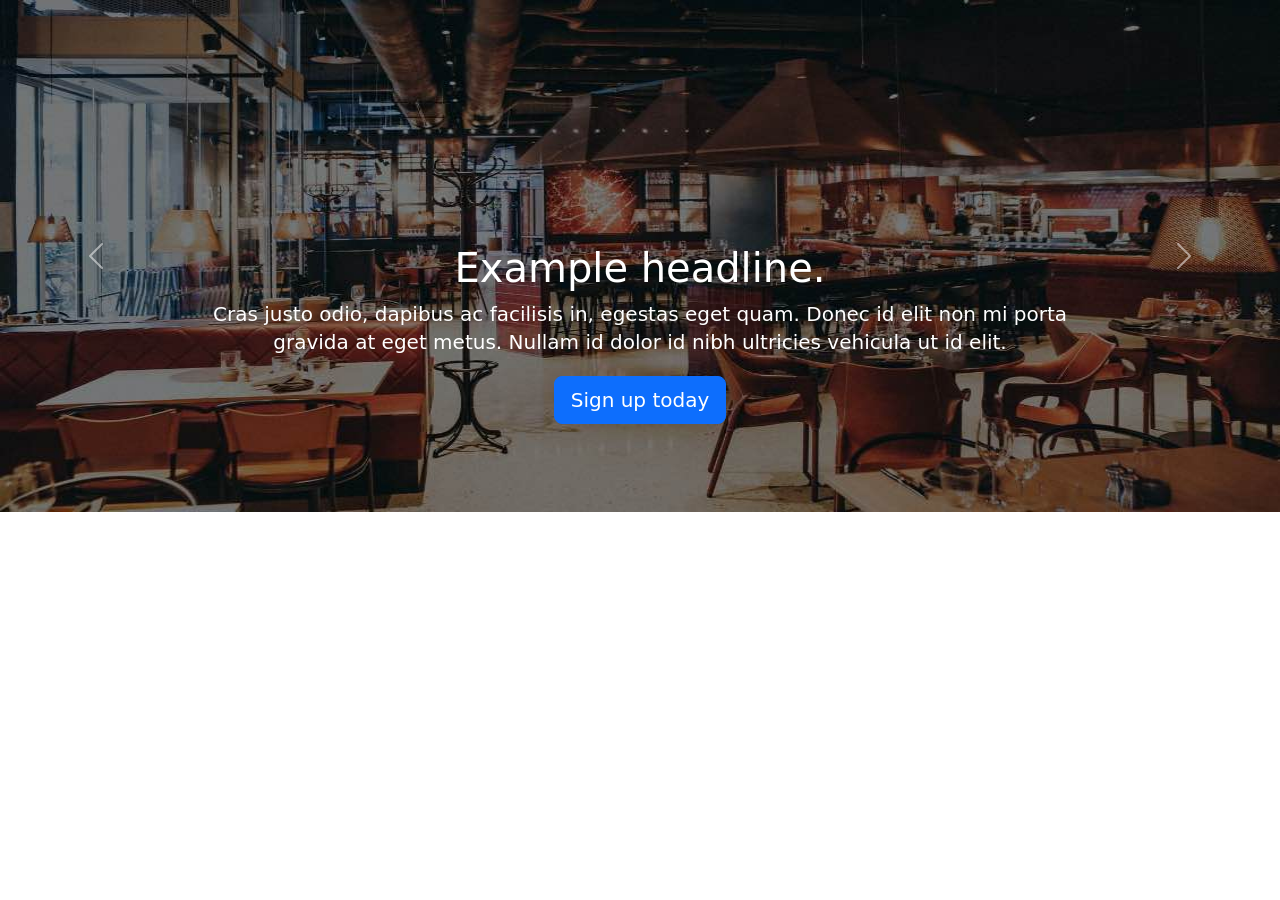
<file: kadai_003/index_for_student.html>
<!doctype html>
<html lang="en">
  <head>
    <meta charset="utf-8">
    <meta name="viewport" content="width=device-width, initial-scale=1">
    <title>Carousel Template · Bootstrap v5.0</title>
    <!-- Bootstrap CSSの読み込み -->
    <link href="https://cdn.jsdelivr.net/npm/bootstrap@5.0.0-beta1/dist/css/bootstrap.min.css" rel="stylesheet">
    <!-- カスタムCSS（必要なら） -->
    <link href="carousel.css" rel="stylesheet">
    <!-- Bootstrap JavaScriptの読み込み -->
    <script src="https://cdn.jsdelivr.net/npm/bootstrap@5.0.0-beta1/dist/js/bootstrap.bundle.min.js" defer></script>
  </head>
  <body>
    <main>
      <!-- カルーセル開始 -->
      <div id="myCarousel" class="carousel slide carousel-fade" data-bs-ride="carousel">
        <div class="carousel-inner">
          <div class="carousel-item active">
            <img src="img/top_1.jpg" alt="サンプル画像1">
            <div class="container">
              <div class="carousel-caption">
                <h1>Example headline.</h1>
                <p>Cras justo odio, dapibus ac facilisis in, egestas eget quam. Donec id elit non mi porta gravida at eget metus. Nullam id dolor id nibh ultricies vehicula ut id elit.</p>
                <p><a class="btn btn-lg btn-primary" href="#" role="button">Sign up today</a></p>
              </div>
            </div>
          </div>
          <div class="carousel-item">
            <img src="img/top_2.jpg" alt="サンプル画像2">
            <div class="container">
              <div class="carousel-caption">
                <h1>Another headline.</h1>
                <p>Cras justo odio, dapibus ac facilisis in, egestas eget quam. Donec id elit non mi porta gravida at eget metus. Nullam id dolor id nibh ultricies vehicula ut id elit.</p>
                <p><a class="btn btn-lg btn-primary" href="#" role="button">Learn more</a></p>
              </div>
            </div>
          </div>
          <div class="carousel-item">
            <img src="img/top_3.jpg" alt="サンプル画像3">
            <div class="container">
              <div class="carousel-caption">
                <h1>One more for good measure.</h1>
                <p>Cras justo odio, dapibus ac facilisis in, egestas eget quam. Donec id elit non mi porta gravida at eget metus. Nullam id dolor id nibh ultricies vehicula ut id elit.</p>
                <p><a class="btn btn-lg btn-primary" href="#" role="button">Browse gallery</a></p>
              </div>
            </div>
          </div>
        </div>
        <!-- カルーセルの操作ボタン（必要なら追加してください） -->
        <button class="carousel-control-prev" type="button" data-bs-target="#myCarousel" data-bs-slide="prev">
          <span class="carousel-control-prev-icon" aria-hidden="true"></span>
          <span class="visually-hidden">Previous</span>
        </button>
        <button class="carousel-control-next" type="button" data-bs-target="#myCarousel" data-bs-slide="next">
          <span class="carousel-control-next-icon" aria-hidden="true"></span>
          <span class="visually-hidden">Next</span>
        </button>
      </div>
      <!-- カルーセル終了 -->
      <!-- 以下、他のコンテンツはお好みで -->
    </main>
  </body>
</html>
</file>
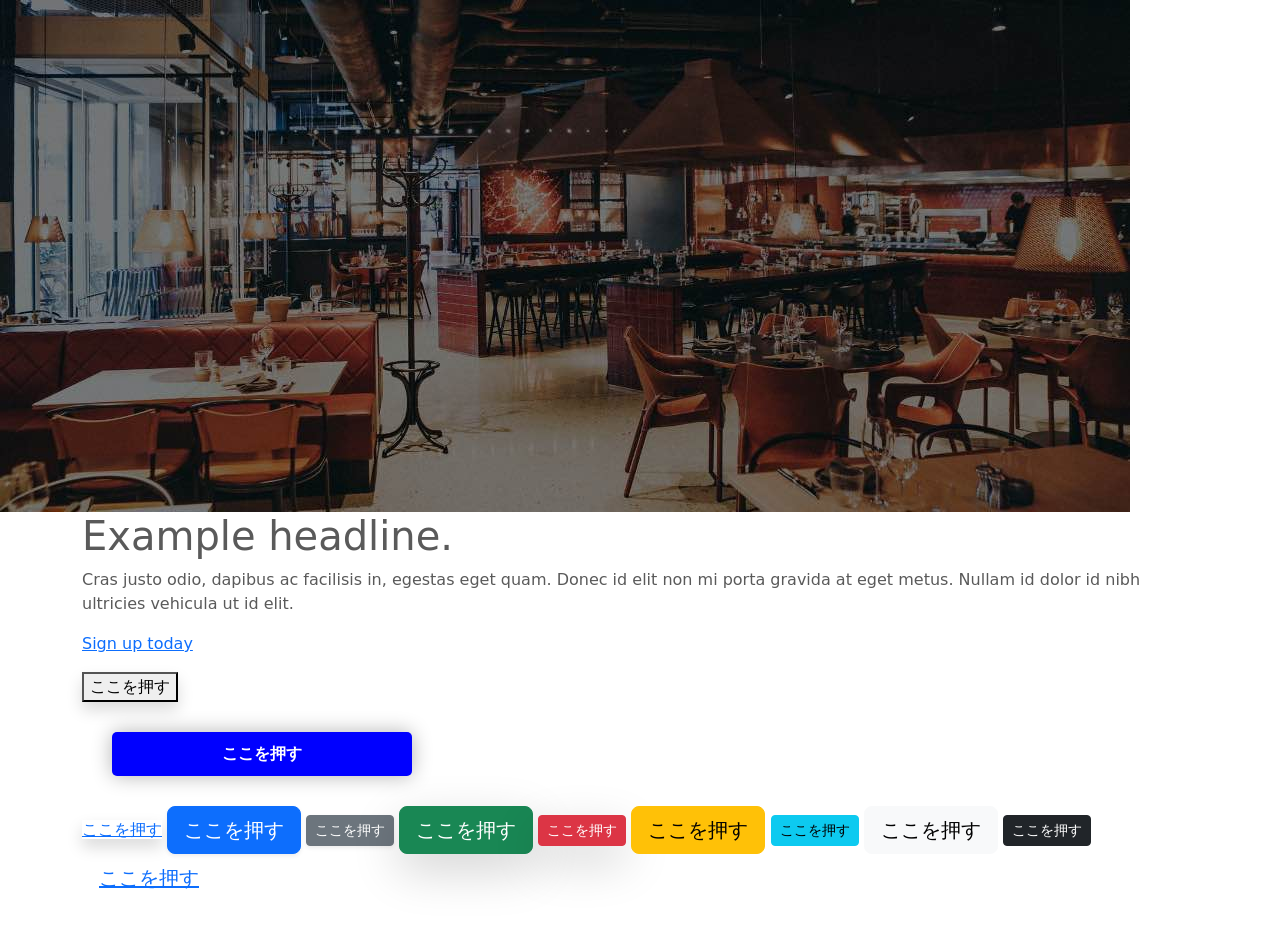
<file: kadai_004/index_for_student.html>
<!doctype html>
<html lang="en">
  <head>
    <meta charset="utf-8">
    <meta name="viewport" content="width=device-width, initial-scale=1">
    <meta name="description" content="">
    <meta name="author" content="Mark Otto, Jacob Thornton, and Bootstrap contributors">
    <meta name="generator" content="Hugo 0.79.0">
    <title>Carousel Template · Bootstrap v5.0</title>
    <link rel="canonical" href="https://getbootstrap.com/docs/5.0/examples/carousel/">
    <!-- ************************************************ bootstrap.min.cssの読み込み -->
    <link href="https://cdn.jsdelivr.net/npm/bootstrap@5.0.0-beta1/dist/css/bootstrap.min.css" rel="stylesheet" integrity="sha384-giJF6kkoqNQ00vy+HMDP7azOuL0xtbfIcaT9wjKHr8RbDVddVHyTfAAsrekwKmP1" crossorigin="anonymous">
    <!-- ************************************************ carousel.cssの読み込み -->
    <link href="carousel.css" rel="stylesheet">
    <!-- ************************************************ bootstrap.bundle.min.jsの読み込み -->
    <script src="https://cdn.jsdelivr.net/npm/bootstrap@5.0.0-beta1/dist/js/bootstrap.bundle.min.js" integrity="sha384-ygbV9kiqUc6oa4msXn9868pTtWMgiQaeYH7/t7LECLbyPA2x65Kgf80OJFdroafW" crossorigin="anonymous" defer></script>
  </head>
  <body>
    <main>
      <!-- ************************************************ カルーセル開始 -->
      <!-- <div id="myCarousel" class="carousel slide" data-bs-ride="carousel"> -->
      <div id="myCarousel" class="" data-bs-ride="">
        <!-- <div class="carousel-inner"> -->
        <div class="">
          <!-- <div class="carousel-item active"> -->
          <div class="">
            <img src="img/top_1.jpg" alt="サンプル画像1">
            <div class="container">
              <!-- <div class="carousel-caption"> -->
              <div class="">
                <h1>Example headline.</h1>
                <p>Cras justo odio, dapibus ac facilisis in, egestas eget quam. Donec id elit non mi porta gravida at eget
                  metus. Nullam id dolor id nibh ultricies vehicula ut id elit.</p>
                <!-- <p><a class="btn btn-lg btn-primary" href="#" role="button">Sign up today</a></p> -->
                <p><a class="" href="#" role="button">Sign up today</a></p>
              </div>
            </div>
          </div>
        </div>
      </div>
      <!-- ************************************************ カルーセル終了 -->
   <div class="container">

     <style>
       .button-test {
          /* パディング(余白)上下方向10px 左右方向30px */
          padding: 10px 30px;
          /* ボタンの幅 300px */
          width: 300px;
          /* 背景色 青 */
          background-color: blue;
          /* フォント色 白 */
          color: white;
         /* テキスト中央揃え */
         text-align: center;
         /* フォントを太く */
         font-weight: bold;
         /* ボタンの角を丸める */
         border-radius: 5px; 
         /* 上下左右方向の余白外側30px */
         margin: 30px;
         /* ボタンの影 */
         box-shadow: 0 0 20px 0 rgba(0, 0, 0, 30%); 
         }
     </style>

       <!-- buttonテスト -->
       <button class="btn-primary btn-lg shadow">ここを押す</button>
        <div class="button-test">ここを押す</div>

       <a href="" class="btn-info btn-sm shadow">ここを押す</a>

       <!-- ここから追加部分 -->      
      <button type="button" class="btn btn-primary btn-lg shadow-sm">ここを押す</button>
      <button type="button" class="btn btn-secondary btn-sm shadow-sm">ここを押す</button>
      <button type="button" class="btn btn-success btn-lg shadow-lg">ここを押す</button>
      <button type="button" class="btn btn-danger btn-sm shadow-lg">ここを押す</button>
      <button type="button" class="btn btn-warning btn-lg shadow-none">ここを押す</button>
      <button type="button" class="btn btn-info btn-sm shadow-none">ここを押す</button>
      <button type="button" class="btn btn-light btn-lg">ここを押す</button>
      <button type="button" class="btn btn-dark btn-sm">ここを押す</button>

      <button type="button" class="btn btn-link btn-lg">ここを押す</button>
       <!-- ここまで -->
    </div>    

</html>
</file>
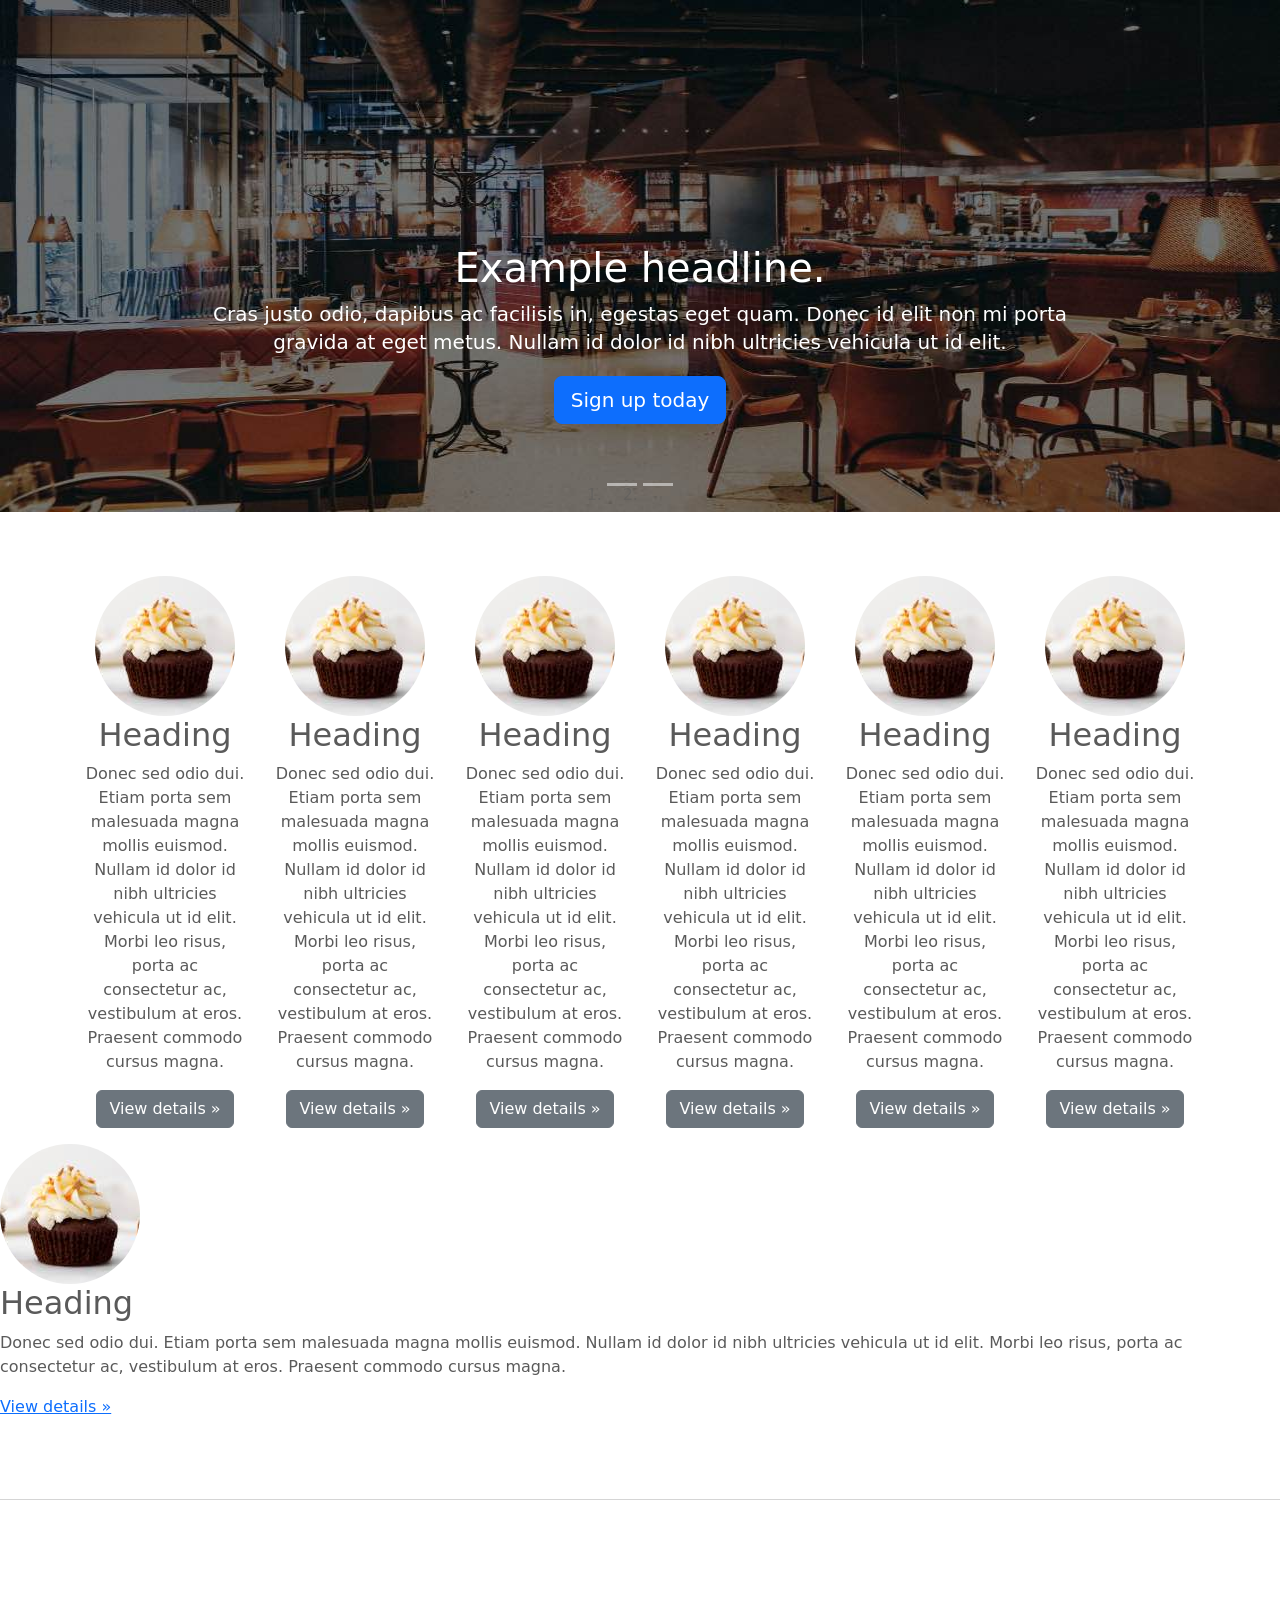
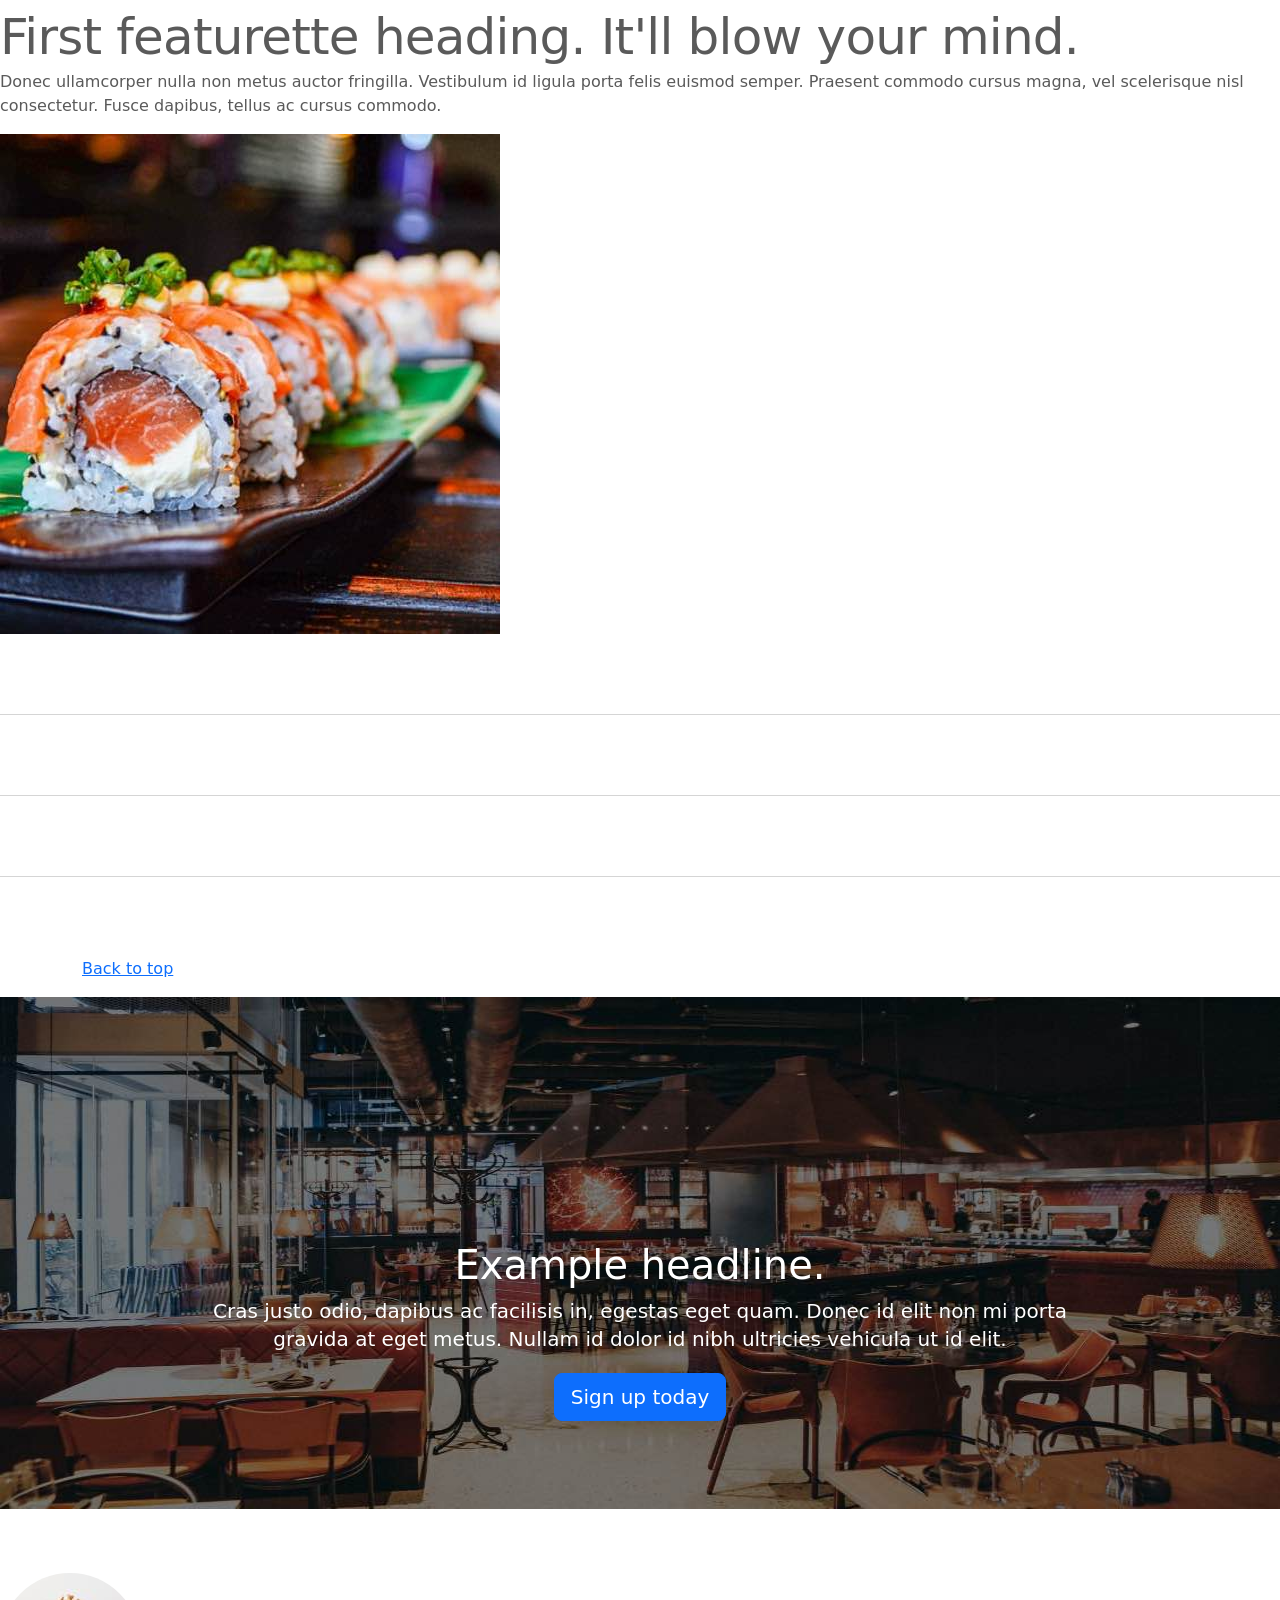
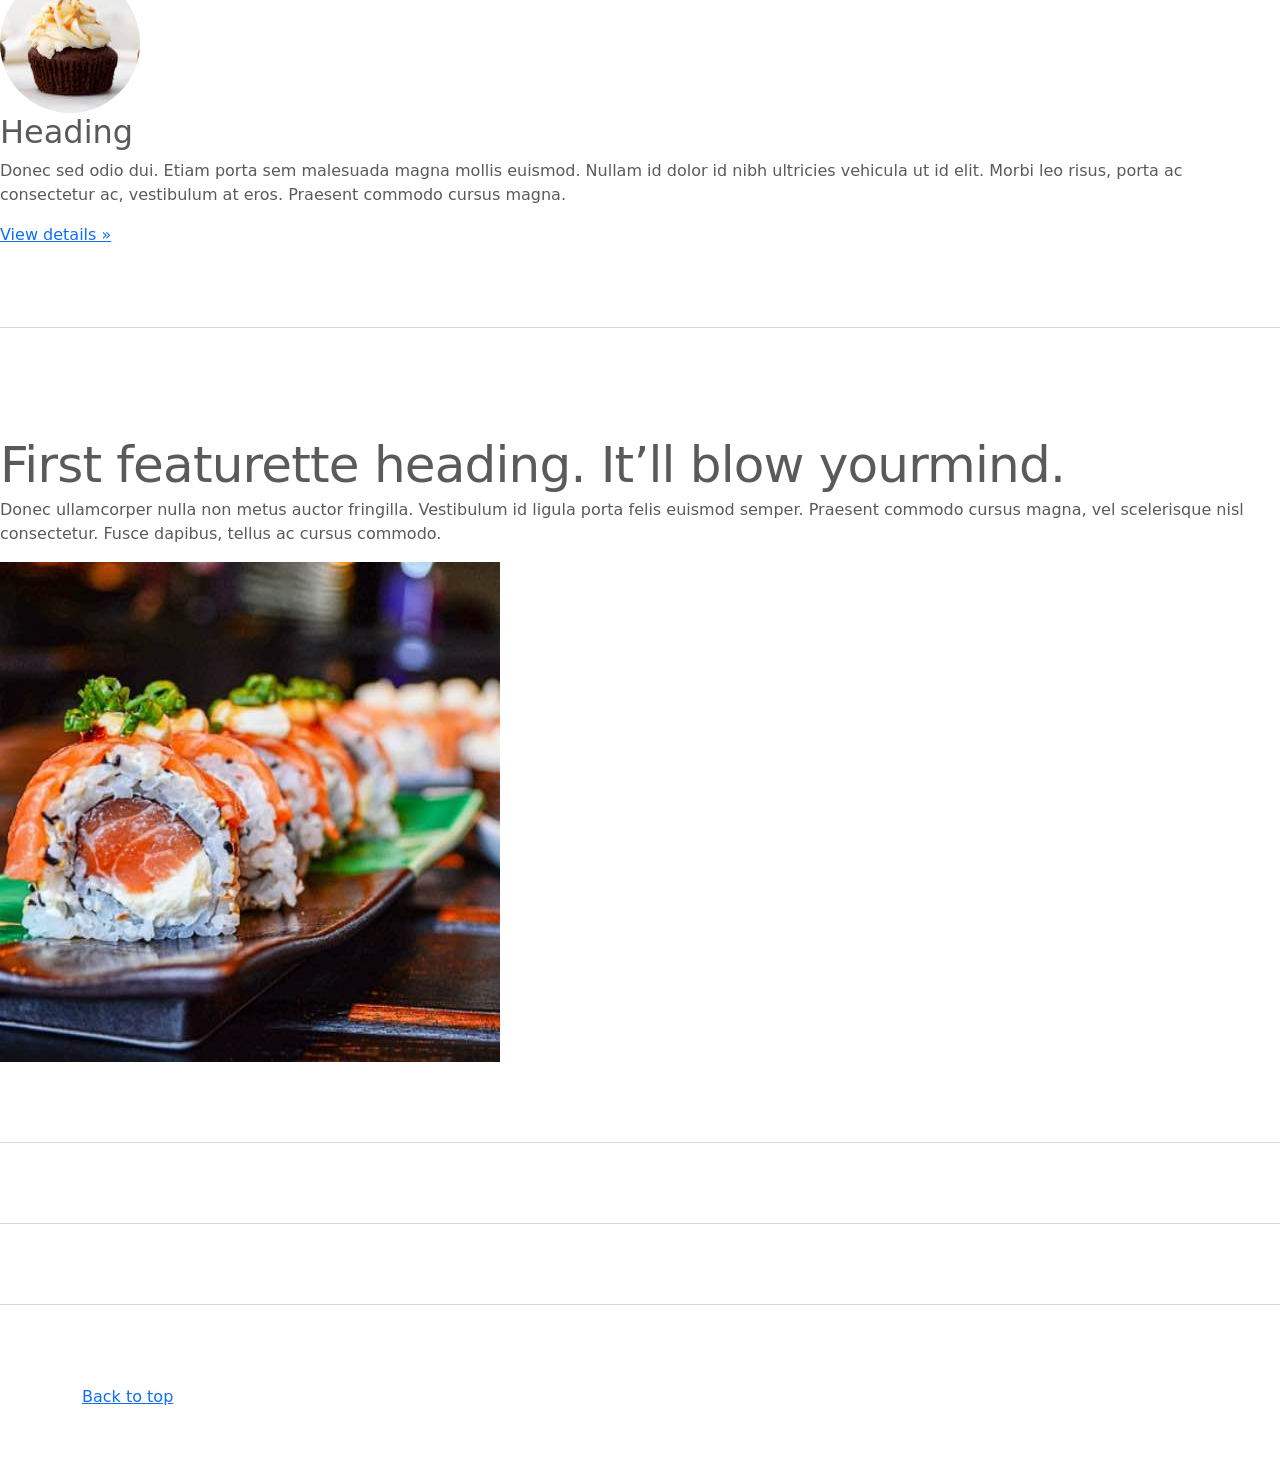
<file: kadai_005/index_for_student.html>
<!doctype html>
<html lang="en">
  <head>
    <meta charset="utf-8">
    <meta name="viewport" content="width=device-width, initial-scale=1">
    <meta name="description" content="">
    <meta name="author" content="Mark Otto, Jacob Thornton, and Bootstrap contributors">
    <meta name="generator" content="Hugo 0.79.0">
    <title>Carousel Template · Bootstrap v5.0</title>
    <link rel="canonical" href="https://getbootstrap.com/docs/5.0/examples/carousel/">
    <!-- ************************************************ bootstrap.min.cssの読み込み -->
    <link href="https://cdn.jsdelivr.net/npm/bootstrap@5.0.0-beta1/dist/css/bootstrap.min.css" rel="stylesheet" integrity="sha384-giJF6kkoqNQ00vy+HMDP7azOuL0xtbfIcaT9wjKHr8RbDVddVHyTfAAsrekwKmP1" crossorigin="anonymous">
    <!-- ************************************************ carousel.cssの読み込み -->
    <link href="carousel.css" rel="stylesheet">
    <!-- ************************************************ bootstrap.bundle.min.jsの読み込み -->
    <script src="https://cdn.jsdelivr.net/npm/bootstrap@5.0.0-beta1/dist/js/bootstrap.bundle.min.js" integrity="sha384-ygbV9kiqUc6oa4msXn9868pTtWMgiQaeYH7/t7LECLbyPA2x65Kgf80OJFdroafW" crossorigin="anonymous" defer></script>
  </head>
  <body>
    <main>
      <!-- ************************************************ カルーセル開始 -->
     <!-- carousel クラス と slide クラスを適用します -->
     <div id="myCarousel" class="carousel slide" data-bs-ride="carousel">
       <ol class="carousel-indicators">
         <li data-bs-target="#carouselExampleCaptions" data-bs-slide-to="1"></li>
         <li data-bs-target="#carouselExampleCaptions" data-bs-slide-to="2"></li>
       </ol>
       <div class="carousel-inner">
         <div class="carousel-item active">
           <img src="img/top_1.jpg" alt="サンプル画像1">
           <div class="container">
             <div class="carousel-caption">
               <h1>Example headline.</h1>
               <p>Cras justo odio, dapibus ac facilisis in, egestas eget quam. Donec id elit non mi porta gravida at eget
                 metus. Nullam id dolor id nibh ultricies vehicula ut id elit.</p>
                 <p><a class="btn btn-lg btn-primary" href="#" role="button">Sign up today</a></p>
             </div>
           </div>
         </div>
       </div>
     </div>
      <!-- ************************************************ カルーセル終了 -->
        <div class="container">
          <div class="row">
            <div class="col-6 col-md-2 text-center"><!--1-->

              <!-- start col-lg-4 -->
              <img src="img/cake.jpg" class="rounded-circle" alt="サンプル画像2">
                  <h2>Heading</h2>
                  <p>
                   Donec sed odio dui. Etiam porta sem malesuada magna mollis 
                   euismod. Nullam id dolor id nibh ultricies vehicula ut id elit. 
                   Morbi leo risus, porta ac consectetur ac, vestibulum at eros. 
                   Praesent commodo cursus magna.
                  </p>
                  <p><a class="btn btn-secondary" href="#" role="button">View details &raquo;</a></p>
             </div>

            <div class="col-6 col-md-2 text-center"><!--2-->
               
              <!-- start col-lg-4 -->
              <img src="img/cake.jpg" class="rounded-circle" alt="サンプル画像2">
                  <h2>Heading</h2>
                  <p>
                   Donec sed odio dui. Etiam porta sem malesuada magna mollis 
                   euismod. Nullam id dolor id nibh ultricies vehicula ut id elit. 
                   Morbi leo risus, porta ac consectetur ac, vestibulum at eros. 
                   Praesent commodo cursus magna.
                  </p>
                  <p><a class="btn btn-secondary" href="#" role="button">View details &raquo;</a></p>
             </div>

            <div class="col-6 col-md-2 text-center"><!--3-->
               
              <!-- start col-lg-4 -->
              <img src="img/cake.jpg" class="rounded-circle" alt="サンプル画像2">
                  <h2>Heading</h2>
                  <p>
                   Donec sed odio dui. Etiam porta sem malesuada magna mollis 
                   euismod. Nullam id dolor id nibh ultricies vehicula ut id elit. 
                   Morbi leo risus, porta ac consectetur ac, vestibulum at eros. 
                   Praesent commodo cursus magna.
                  </p>
                  <p><a class="btn btn-secondary" href="#" role="button">View details &raquo;</a></p>
                </div>

            <div class="col-6 col-md-2 text-center"><!--4-->
               
              <!-- start col-lg-4 -->
              <img src="img/cake.jpg" class="rounded-circle" alt="サンプル画像2">
                  <h2>Heading</h2>
                  <p>
                   Donec sed odio dui. Etiam porta sem malesuada magna mollis 
                   euismod. Nullam id dolor id nibh ultricies vehicula ut id elit. 
                   Morbi leo risus, porta ac consectetur ac, vestibulum at eros. 
                   Praesent commodo cursus magna.
                  </p>
                  <p><a class="btn btn-secondary" href="#" role="button">View details &raquo;</a></p>
                </div>

            <div class="col-6 col-md-2 text-center"><!--5-->
               
              <!-- start col-lg-4 -->
              <img src="img/cake.jpg" class="rounded-circle" alt="サンプル画像2">
                  <h2>Heading</h2>
                  <p>
                   Donec sed odio dui. Etiam porta sem malesuada magna mollis 
                   euismod. Nullam id dolor id nibh ultricies vehicula ut id elit. 
                   Morbi leo risus, porta ac consectetur ac, vestibulum at eros. 
                   Praesent commodo cursus magna.
                  </p>
                  <p><a class="btn btn-secondary" href="#" role="button">View details &raquo;</a></p>
                </div>

            <div class="col-6 col-md-2 text-center"><!--6-->
               
              <!-- start col-lg-4 -->
              <img src="img/cake.jpg" class="rounded-circle" alt="サンプル画像2">
                  <h2>Heading</h2>
                  <p>
                   Donec sed odio dui. Etiam porta sem malesuada magna mollis 
                   euismod. Nullam id dolor id nibh ultricies vehicula ut id elit. 
                   Morbi leo risus, porta ac consectetur ac, vestibulum at eros. 
                   Praesent commodo cursus magna.
                  </p>
                  <p><a class="btn btn-secondary" href="#" role="button">View details &raquo;</a></p>
                </div>
          
           </div>
         </div>
      <!-- <div class="container marketing"> -->
      <div class="">
        <!-- <div class="row"> -->
        <div class="">
          <!-- <div class="col-lg-4"> -->
          <div class="">
            <img src="img/cake.jpg" class="rounded-circle" alt="サンプル画像2">
            <h2>Heading</h2>
            <p>Donec sed odio dui. Etiam porta sem malesuada magna mollis euismod. Nullam id dolor id nibh ultricies
              vehicula ut id elit. Morbi leo risus, porta ac consectetur ac, vestibulum at eros. Praesent commodo cursus
              magna.</p>
            <!-- <p><a class="btn btn-secondary" href="#" role="button">View details &raquo;</a></p> -->
            <p><a class="" href="#" role="button">View details &raquo;</a></p>
          </div>
        </div>
        <hr class="featurette-divider">
        <!-- <div class="row"> -->
        <div class="">
          <!-- <div class="col-md-7"> -->
          <div class="">
            <!-- <h2 class="featurette-heading">First featurette heading. <span class="text-muted">It'll blow your mind.</span> -->
            <h2 class="featurette-heading">First featurette heading. <span class="">It'll blow your mind.</span></h2>
            <!-- <p class="lead">Donec ullamcorper nulla non metus auctor fringilla. Vestibulum id ligula porta felis
              euismod
              semper. Praesent commodo cursus magna, vel scelerisque nisl consectetur. Fusce dapibus, tellus ac cursus
              commodo.</p> -->
            <p class="">
              Donec ullamcorper nulla non metus auctor fringilla. Vestibulum id ligula porta felis
              euismod
              semper. Praesent commodo cursus magna, vel scelerisque nisl consectetur. Fusce dapibus, tellus ac cursus
              commodo.
            </p>
          </div>
          <!-- <div class="col-md-5"> -->
          <div class="">
            <!-- <img src="img/sushi.jpg" class="img-fluid" alt=""> -->
            <img src="img/sushi.jpg" class="" alt="サンプル画像3">
          </div>
        </div>
        <hr class="featurette-divider">
        <!-- ここにもう一つ左右を反転させたものを作ります。 -->
        <hr class="featurette-divider">
        <!-- ここにもう一つ左右を反転させたものを作ります。 -->
        <hr class="featurette-divider">
        <footer class="container">
          <!-- <p class="float-end"><a href="#">Back to top</a></p> -->
          <p class=""><a href="#">Back to top</a></p>
        </footer>
      </div>
    </main>
  </body>

</html>
  </head>
  <body>
    <main>
      <!-- ************************************************ カールセル開始 -->
      <!-- <div id="myCarousel" class="carousel slide" data-bs-ride="carousel"> -->
      <div id="myCarousel" class="carousel slide" data-bs-ride="carousel">
        <!-- <div class="carousel-inner"> -->
        <div class="carousel-inner">
          <!-- <div class="carousel-item active"> -->
          <div class="carousel-item active">
            <img src="img/top_1.jpg" alt="サンプル画像1">
            <div class="container">
              <!-- <div class="carousel-caption"> -->
              <div class="carousel-caption">
                <h1>Example headline.</h1>
                <p>Cras justo odio, dapibus ac facilisis in, egestas eget quam. Donec id elit non mi porta gravida at eget
                  metus. Nullam id dolor id nibh ultricies vehicula ut id elit.</p>
                <!-- <p><a class="btn btn-lg btn-primary" href="#" role="button">Sign up today</a></p> -->
                <p><a class="btn btn-lg btn-primary" href="#" role="button">Sign up today</a></p>
              </div>
            </div>
          </div>
        </div>
      </div>
      <!-- ************************************************ カールセル終了 -->
      <!-- <div class="container marketing"> -->
      <div class="">
        <!-- <div class="row"> -->
        <div class="">
          <!-- <div class="col-lg-4"> -->
          <div class="">
            <img src="img/cake.jpg" class="rounded-circle" alt="サンプル画像2">
            <h2>Heading</h2>
            <p>Donec sed odio dui. Etiam porta sem malesuada magna mollis euismod. Nullam id dolor id nibh ultricies
              vehicula ut id elit. Morbi leo risus, porta ac consectetur ac, vestibulum at eros. Praesent commodo cursus
              magna.</p>
            <!-- <p><a class="btn btn-secondary" href="#" role="button">View details &raquo;</a></p> -->
            <p><a class="" href="#" role="button">View details &raquo;</a></p>
          </div>
        </div>
        <hr class="featurette-divider">
        <!-- <div class="row"> -->
        <div class="">
          <!-- <div class="col-md-7"> -->
          <div class="">
            <!-- <h2 class="featurette-heading">First featurette heading. <span class="text-muted">It’ll blow yourmind.</span> -->
            <h2 class="featurette-heading">First featurette heading. <span class="">It’ll blow yourmind.</span></h2>
            <!-- <p class="lead">Donec ullamcorper nulla non metus auctor fringilla. Vestibulum id ligula porta felis
              euismod
              semper. Praesent commodo cursus magna, vel scelerisque nisl consectetur. Fusce dapibus, tellus ac cursus
              commodo.</p> -->
            <p class="">
              Donec ullamcorper nulla non metus auctor fringilla. Vestibulum id ligula porta felis
              euismod
              semper. Praesent commodo cursus magna, vel scelerisque nisl consectetur. Fusce dapibus, tellus ac cursus
              commodo.
            </p>
          </div>
          <!-- <div class="col-md-5"> -->
          <div class="">
            <!-- <img src="img/sushi.jpg" class="img-fluid" alt=""> -->
            <img src="img/sushi.jpg" class="" alt="サンプル画像3">
          </div>
        </div>
        <hr class="featurette-divider">
        <!-- ここにもう一つ左右を反転させたものを作ります。 -->
        <hr class="featurette-divider">
        <!-- ここにもう一つ左右を反転させたものを作ります。 -->
        <hr class="featurette-divider">
        <footer class="container">
          <!-- <p class="float-end"><a href="#">Back to top</a></p> -->
          <p class=""><a href="#">Back to top</a></p>
        </footer>
      </div>
    </main>
  </body>

</html>
</file>
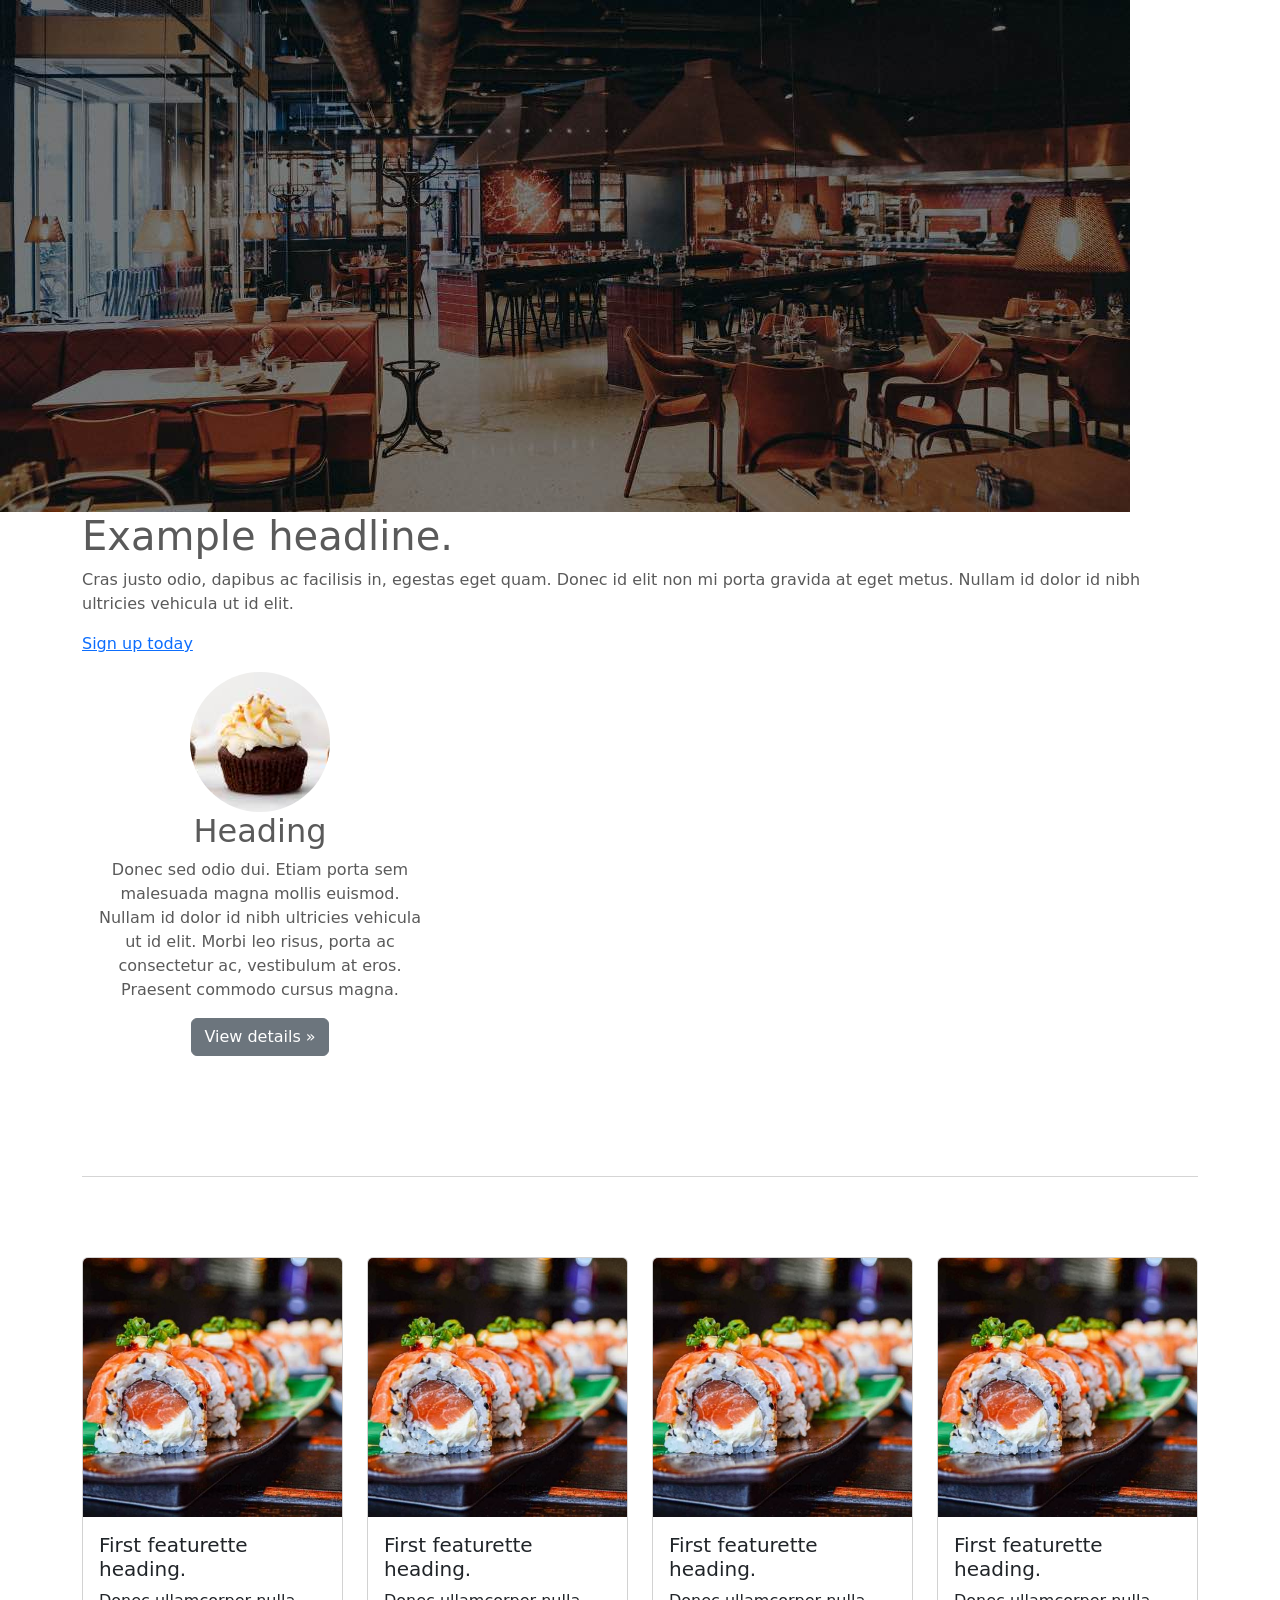
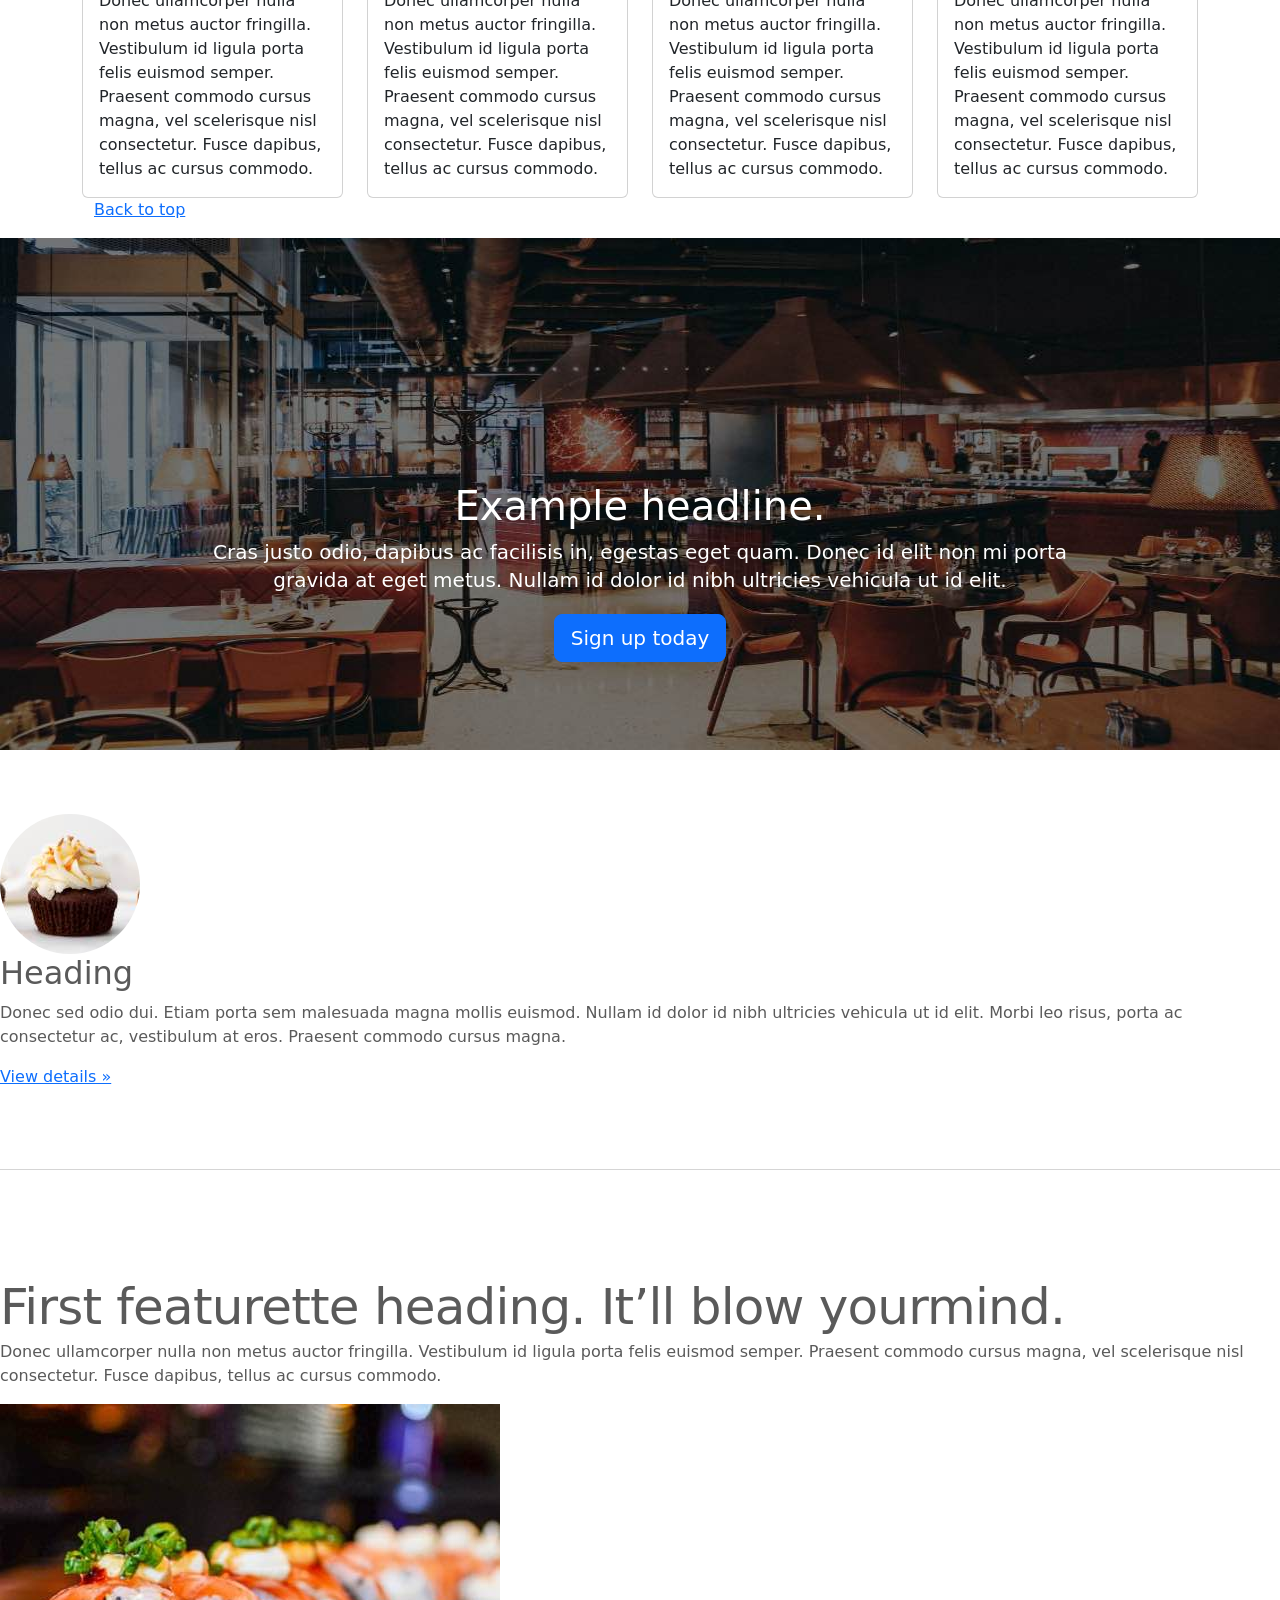
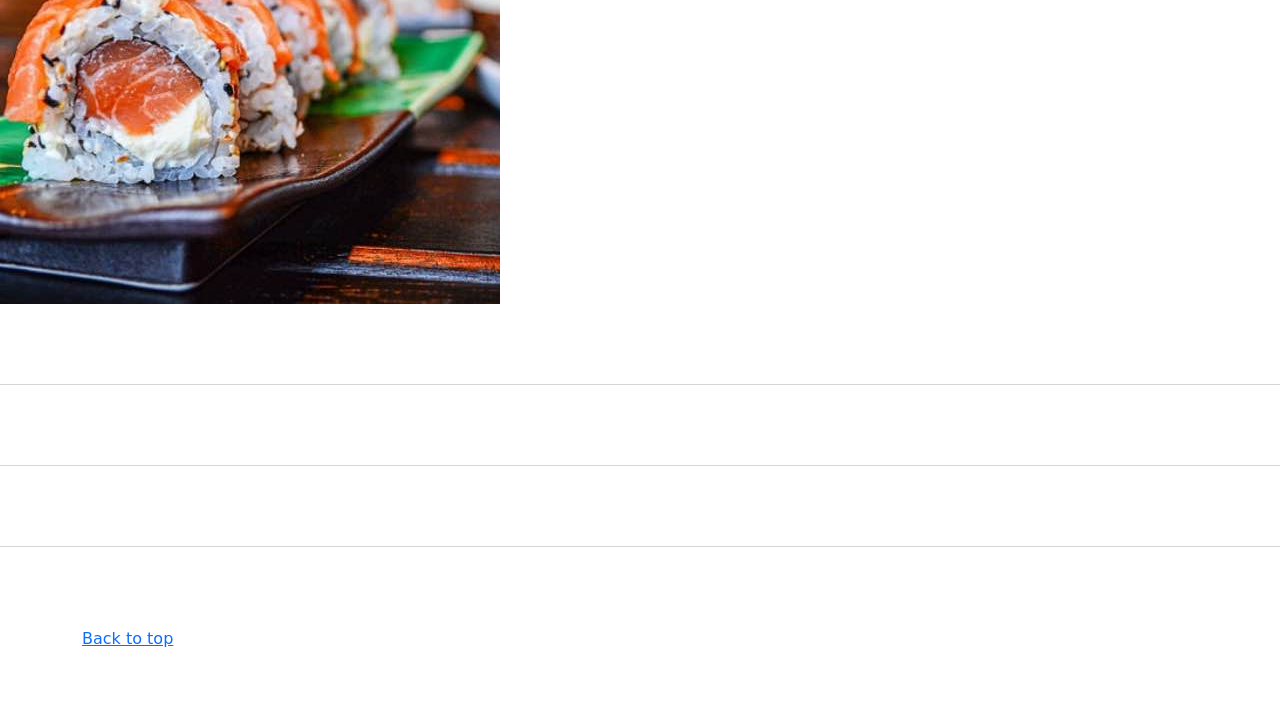
<file: kadai_006/index_for_student.html>
<!doctype html>
<html lang="en">
  <head>
    <meta charset="utf-8">
    <meta name="viewport" content="width=device-width, initial-scale=1">
    <meta name="description" content="">
    <meta name="author" content="Mark Otto, Jacob Thornton, and Bootstrap contributors">
    <meta name="generator" content="Hugo 0.79.0">
    <title>Carousel Template · Bootstrap v5.0</title>
    <link rel="canonical" href="https://getbootstrap.com/docs/5.0/examples/carousel/">
    <!-- ************************************************ bootstrap.min.cssの読み込み -->
    <link href="https://cdn.jsdelivr.net/npm/bootstrap@5.0.0-beta1/dist/css/bootstrap.min.css" rel="stylesheet" integrity="sha384-giJF6kkoqNQ00vy+HMDP7azOuL0xtbfIcaT9wjKHr8RbDVddVHyTfAAsrekwKmP1" crossorigin="anonymous">
    <!-- ************************************************ carousel.cssの読み込み -->
    <link href="carousel.css" rel="stylesheet">
    <!-- ************************************************ bootstrap.bundle.min.jsの読み込み -->
    <script src="https://cdn.jsdelivr.net/npm/bootstrap@5.0.0-beta1/dist/js/bootstrap.bundle.min.js" integrity="sha384-ygbV9kiqUc6oa4msXn9868pTtWMgiQaeYH7/t7LECLbyPA2x65Kgf80OJFdroafW" crossorigin="anonymous" defer></script>
  </head>
  <body>
    <main>
      <!-- ************************************************ カルーセル開始 -->
      <!-- <div id="myCarousel" class="carousel slide" data-bs-ride="carousel"> -->
      <div id="myCarousel" class="" data-bs-ride="">
        <!-- <div class="carousel-inner"> -->
        <div class="">
          <!-- <div class="carousel-item active"> -->
          <div class="">
            <img src="img/top_1.jpg" alt="サンプル画像1">
            <div class="container">
              <!-- <div class="carousel-caption"> -->
              <div class="">
                <h1>Example headline.</h1>
                <p>Cras justo odio, dapibus ac facilisis in, egestas eget quam. Donec id elit non mi porta gravida at eget
                  metus. Nullam id dolor id nibh ultricies vehicula ut id elit.</p>
                <!-- <p><a class="btn btn-lg btn-primary" href="#" role="button">Sign up today</a></p> -->
                <p><a class="" href="#" role="button">Sign up today</a></p>
              </div>
            </div>
          </div>
        </div>
      </div>
      <!-- ************************************************ カルーセル終了 -->

      <!-- <div class="container marketing"> -->
      <div class="container marketing">
        <!-- <div class="row"> -->
        <div class="row">
          <!-- <div class="col-lg-4"> -->
          <div class="col-lg-4">
            <img src="img/cake.jpg" class="rounded-circle" alt="サンプル画像2">
            <h2>Heading</h2>
            <p>Donec sed odio dui. Etiam porta sem malesuada magna mollis euismod. Nullam id dolor id nibh ultricies
              vehicula ut id elit. Morbi leo risus, porta ac consectetur ac, vestibulum at eros. Praesent commodo cursus
              magna.</p>
            <!-- <p><a class="btn btn-secondary" href="#" role="button">View details &raquo;</a></p> -->
            <p><a class="btn btn-secondary" href="#" role="button">View details &raquo;</a></p>
          </div>
        </div>
        <hr class="featurette-divider">
        <!-- <div class="row"> -->

        <div class="row row-cols-1 row-cols-md-4 g-4">
          <div class="col"><!--1-->
           <div class="card">
              <img src="img/sushi.jpg" class="card-img-top" alt="サンプル画像3">
              <div class="card-body">
                <h5 class="card-title">First featurette heading.</h5>
                  <p class="card-text">Donec ullamcorper nulla non metus auctor fringilla. Vestibulum id ligula porta felis
             euismod
             semper. Praesent commodo cursus magna, vel scelerisque nisl consectetur. Fusce dapibus, tellus ac cursus
             commodo.</p>
              </div>
            </div>
          </div>
          <div class="col"><!--2-->
            <div class="card">
              <img src="img/sushi.jpg" class="card-img-top" alt="サンプル画像3">
              <div class="card-body">
                <h5 class="card-title">First featurette heading.</h5>
                <p class="card-text">Donec ullamcorper nulla non metus auctor fringilla. Vestibulum id ligula porta felis
             euismod
             semper. Praesent commodo cursus magna, vel scelerisque nisl consectetur. Fusce dapibus, tellus ac cursus
             commodo.</p>
              </div>
            </div>
          </div>
          <div class="col"><!--3-->
             <div class="card">
              <img src="img/sushi.jpg" class="card-img-top" alt="サンプル画像3">
              <div class="card-body">
                <h5 class="card-title">First featurette heading.</h5>
                <p class="card-text">Donec ullamcorper nulla non metus auctor fringilla. Vestibulum id ligula porta felis
             euismod
             semper. Praesent commodo cursus magna, vel scelerisque nisl consectetur. Fusce dapibus, tellus ac cursus
             commodo.</p>
              </div>
            </div>
          </div>
          <div class="col"><!--4-->
            <div class="card">
              <img src="img/sushi.jpg" class="card-img-top" alt="サンプル画像3">
              <div class="card-body">
                <h5 class="card-title">First featurette heading.</h5>
                <p class="card-text">Donec ullamcorper nulla non metus auctor fringilla. Vestibulum id ligula porta felis
             euismod
             semper. Praesent commodo cursus magna, vel scelerisque nisl consectetur. Fusce dapibus, tellus ac cursus
             commodo.</p>
              </div>
            </div>
          </div>
        </div>
          
        <footer class="container">
          <!-- <p class="float-end"><a href="#">Back to top</a></p> -->
          <p class=""><a href="#">Back to top</a></p>
        </footer>
      </div>
    </main>
  </body>

</html>
  </head>
  <body>
    <main>
      <!-- ************************************************ カールセル開始 -->
      <!-- <div id="myCarousel" class="carousel slide" data-bs-ride="carousel"> -->
      <div id="myCarousel" class="carousel slide" data-bs-ride="carousel">
        <!-- <div class="carousel-inner"> -->
        <div class="carousel-inner">
          <!-- <div class="carousel-item active"> -->
          <div class="carousel-item active">
            <img src="img/top_1.jpg" alt="サンプル画像1">
            <div class="container">
              <!-- <div class="carousel-caption"> -->
              <div class="carousel-caption">
                <h1>Example headline.</h1>
                <p>Cras justo odio, dapibus ac facilisis in, egestas eget quam. Donec id elit non mi porta gravida at eget
                  metus. Nullam id dolor id nibh ultricies vehicula ut id elit.</p>
                <!-- <p><a class="btn btn-lg btn-primary" href="#" role="button">Sign up today</a></p> -->
                <p><a class="btn btn-lg btn-primary" href="#" role="button">Sign up today</a></p>
              </div>
            </div>
          </div>
        </div>
      </div>
      <!-- ************************************************ カールセル終了 -->
      <!-- <div class="container marketing"> -->
      <div class="">
        <!-- <div class="row"> -->
        <div class="">
          <!-- <div class="col-lg-4"> -->
          <div class="">
            <img src="img/cake.jpg" class="rounded-circle" alt="サンプル画像2">
            <h2>Heading</h2>
            <p>Donec sed odio dui. Etiam porta sem malesuada magna mollis euismod. Nullam id dolor id nibh ultricies
              vehicula ut id elit. Morbi leo risus, porta ac consectetur ac, vestibulum at eros. Praesent commodo cursus
              magna.</p>
            <!-- <p><a class="btn btn-secondary" href="#" role="button">View details &raquo;</a></p> -->
            <p><a class="" href="#" role="button">View details &raquo;</a></p>
          </div>
        </div>
        <hr class="featurette-divider">
        <!-- <div class="row"> -->
        <div class="">
          <!-- <div class="col-md-7"> -->
          <div class="">
            <!-- <h2 class="featurette-heading">First featurette heading. <span class="text-muted">It’ll blow yourmind.</span> -->
            <h2 class="featurette-heading">First featurette heading. <span class="">It’ll blow yourmind.</span></h2>
            <!-- <p class="lead">Donec ullamcorper nulla non metus auctor fringilla. Vestibulum id ligula porta felis
              euismod
              semper. Praesent commodo cursus magna, vel scelerisque nisl consectetur. Fusce dapibus, tellus ac cursus
              commodo.</p> -->
            <p class="">
              Donec ullamcorper nulla non metus auctor fringilla. Vestibulum id ligula porta felis
              euismod
              semper. Praesent commodo cursus magna, vel scelerisque nisl consectetur. Fusce dapibus, tellus ac cursus
              commodo.
            </p>
          </div>
          <!-- <div class="col-md-5"> -->
          <div class="">
            <!-- <img src="img/sushi.jpg" class="img-fluid" alt=""> -->
            <img src="img/sushi.jpg" class="" alt="サンプル画像3">
          </div>
        </div>
        <hr class="featurette-divider">
        <!-- ここにもう一つ左右を反転させたものを作ります。 -->
        <hr class="featurette-divider">
        <!-- ここにもう一つ左右を反転させたものを作ります。 -->
        <hr class="featurette-divider">
        <footer class="container">
          <!-- <p class="float-end"><a href="#">Back to top</a></p> -->
          <p class=""><a href="#">Back to top</a></p>
        </footer>
      </div>
    </main>
  </body>

</html>
</file>
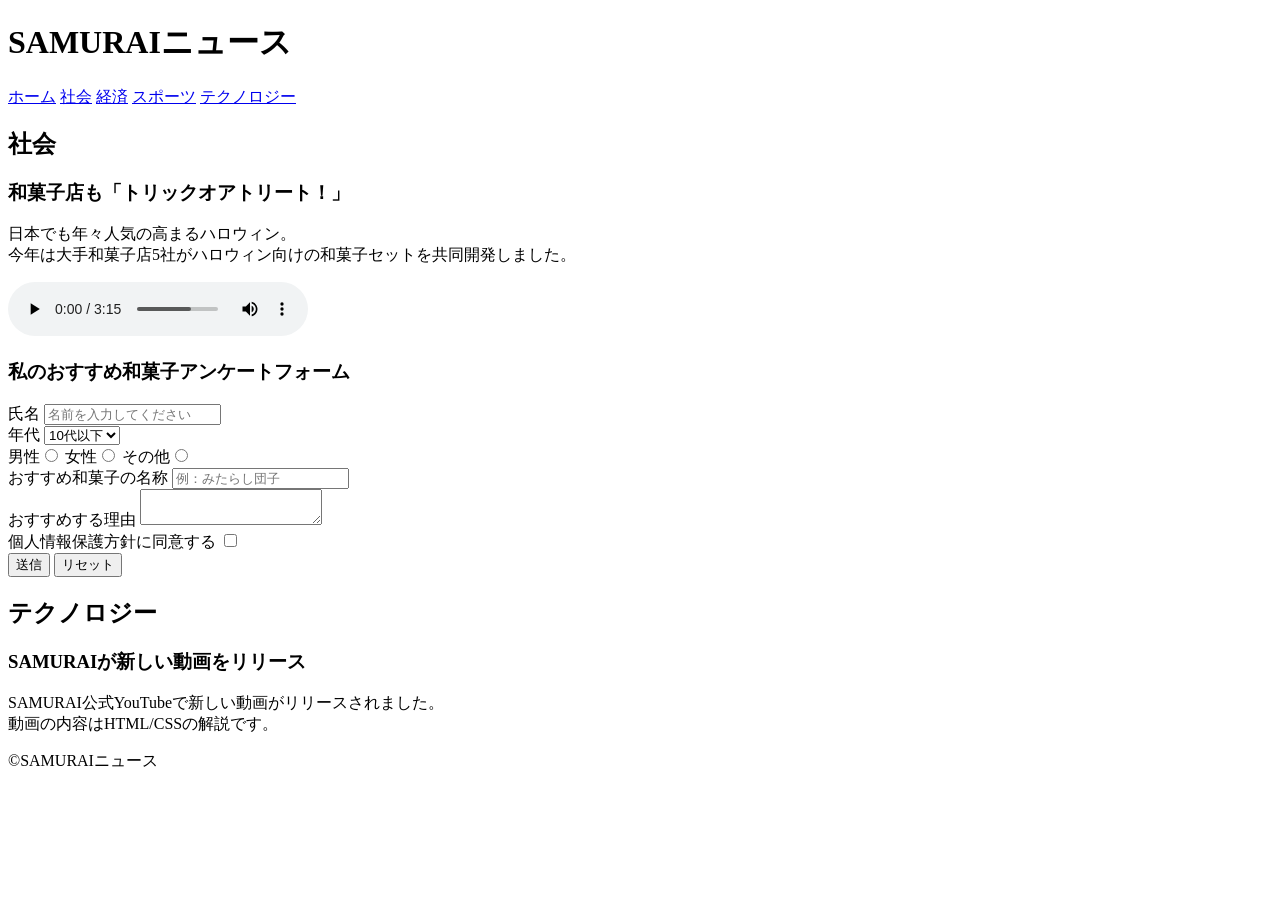
<file: kadai_008/kadai_008.html>
<!DOCTYPE html>
<html>
<head>
    <title>8章課題</title>
    <meta name="description" content="このページは8章の課題です。">
    <meta charset="UTF-8">
</head>
<body>
    <header>
        <h1>SAMURAIニュース</h1>
        <nav>
            <a href="https://www.sejuku.net/">ホーム</a>
            <a href="https://www.sejuku.net/">社会</a>
            <a href="https://www.sejuku.net/">経済</a>
            <a href="https://www.sejuku.net/">スポーツ</a>
            <a href="https://www.sejuku.net/">テクノロジー</a>        
        </nav>
    </header>
    <main>
        <article>
            <h2>社会</h2>
            <section>
                <h3>和菓子店も「トリックオアトリート！」</h3>
                <p>日本でも年々人気の高まるハロウィン。<br>
                今年は大手和菓子店5社がハロウィン向けの和菓子セットを共同開発しました。</p>
                <audio src="ichi.mp3" controls></audio>
            </section>
            <section>
                <h3>私のおすすめ和菓子アンケートフォーム</h3>
                <form>
                    <label>氏名</label>
                    <input type="text" placeholder="名前を入力してください"><br>
                    <label>年代</label>
                    <select>
                        <option>10代以下</option>
                        <option>20代</option>
                        <option>30代</option>
                        <option>40代以上</option>
                    </select><br>
                    <label>男性</label><input type="radio" name="gender">
                    <label>女性</label><input type="radio" name="gender">
                    <label>その他</label><input type="radio" name="gender"><br>
                    <label>おすすめ和菓子の名称</label>
                    <input type="text" placeholder="例：みたらし団子"><br>
                    <label>おすすめする理由</label>
                    <textarea></textarea><br>
                    <label>個人情報保護方針に同意する</label>
                    <input type="checkbox"><br>
                    <input type="submit" value="送信">
                    <input type="reset" value="リセット">
                </form>
            </section>
        </article>
        <article>
            <h2>テクノロジー</h2>
            <section>
                <h3>SAMURAIが新しい動画をリリース</h3>
                <p>SAMURAI公式YouTubeで新しい動画がリリースされました。<br>
                動画の内容はHTML/CSSの解説です。</p>
            </section>
        </article>
    </main>
    <footer>
        <p>&copy;SAMURAIニュース</p>
    </footer>
</body>
</html>
</file>
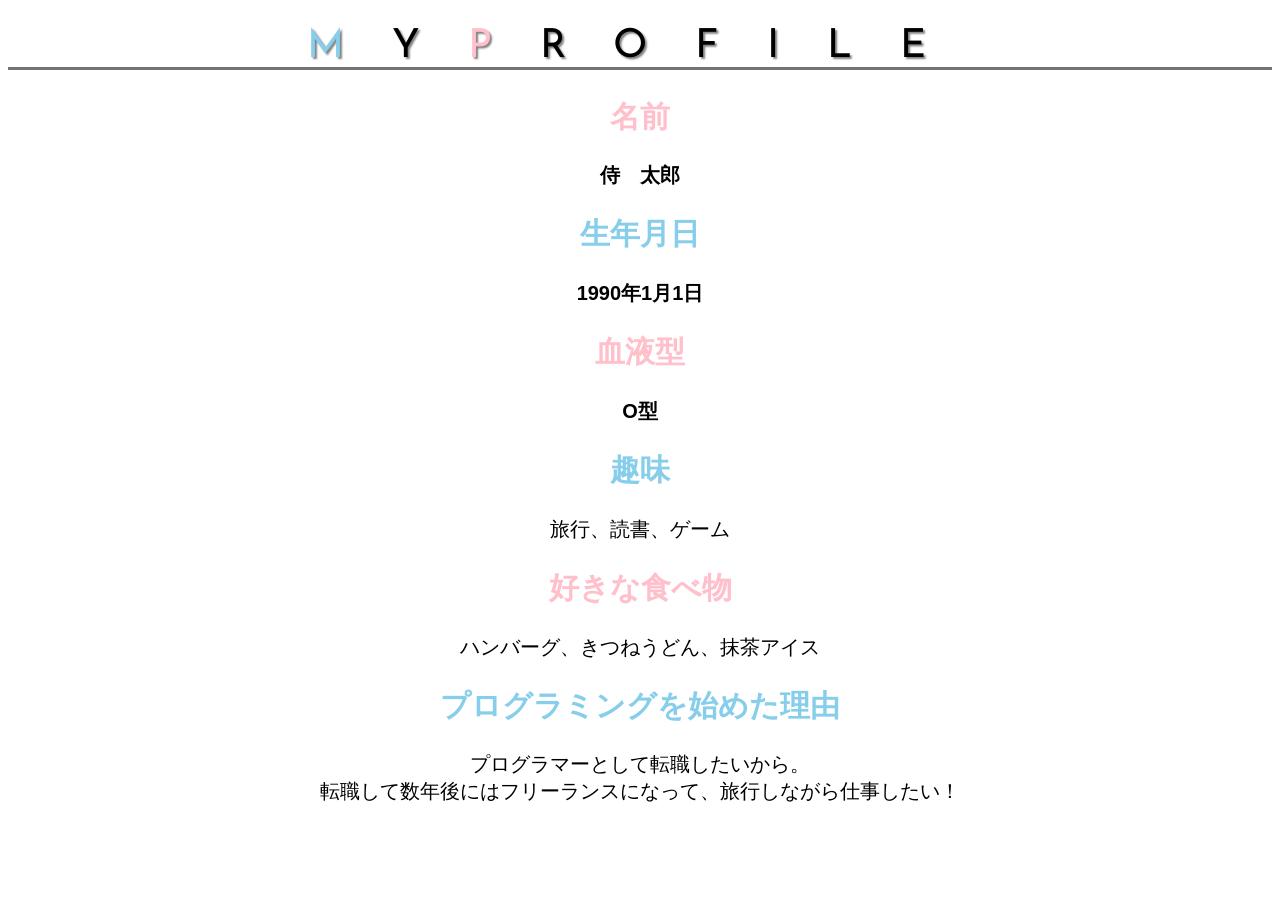
<file: kadai_015/kadai_015.html>
<!DOCTYPE html>
<html>
<head>
  <title>15章課題</title>
  <meta charset="UTF-8">
  <meta name="description" content="このページは15章の課題です。">
  <link rel="stylesheet" href="style.css">
  <link rel="preconnect" href="https://fonts.googleapis.com">
  <link rel="preconnect" href="https://fonts.gstatic.com" crossorigin>
  <link href="https://fonts.googleapis.com/css2?family=Josefin+Sans&display=swap" rel="stylesheet">
</head>
<body>
  <h1><span class="blue">M</span>Y<span class="pink">P</span>ROFILE</h1>
  <div id="basic">
    <h2 class="pink">名前</h2>
    <p>侍　太郎</p>
    <h2 class="blue">生年月日</h2>
    <p>1990年1月1日</p>
    <h2 class="pink">血液型</h2>
    <p>O型</p>
  </div>
  <h2 class="blue">趣味</h2>
  <p>旅行、読書、ゲーム</p>
  <h2 class="pink">好きな食べ物</h2>
  <p>ハンバーグ、きつねうどん、抹茶アイス</p>
  <h2 class="blue">プログラミングを始めた理由</h2>
  <p>プログラマーとして転職したいから。<br>転職して数年後にはフリーランスになって、旅行しながら仕事したい！</p>
</body>
</html>
</file>
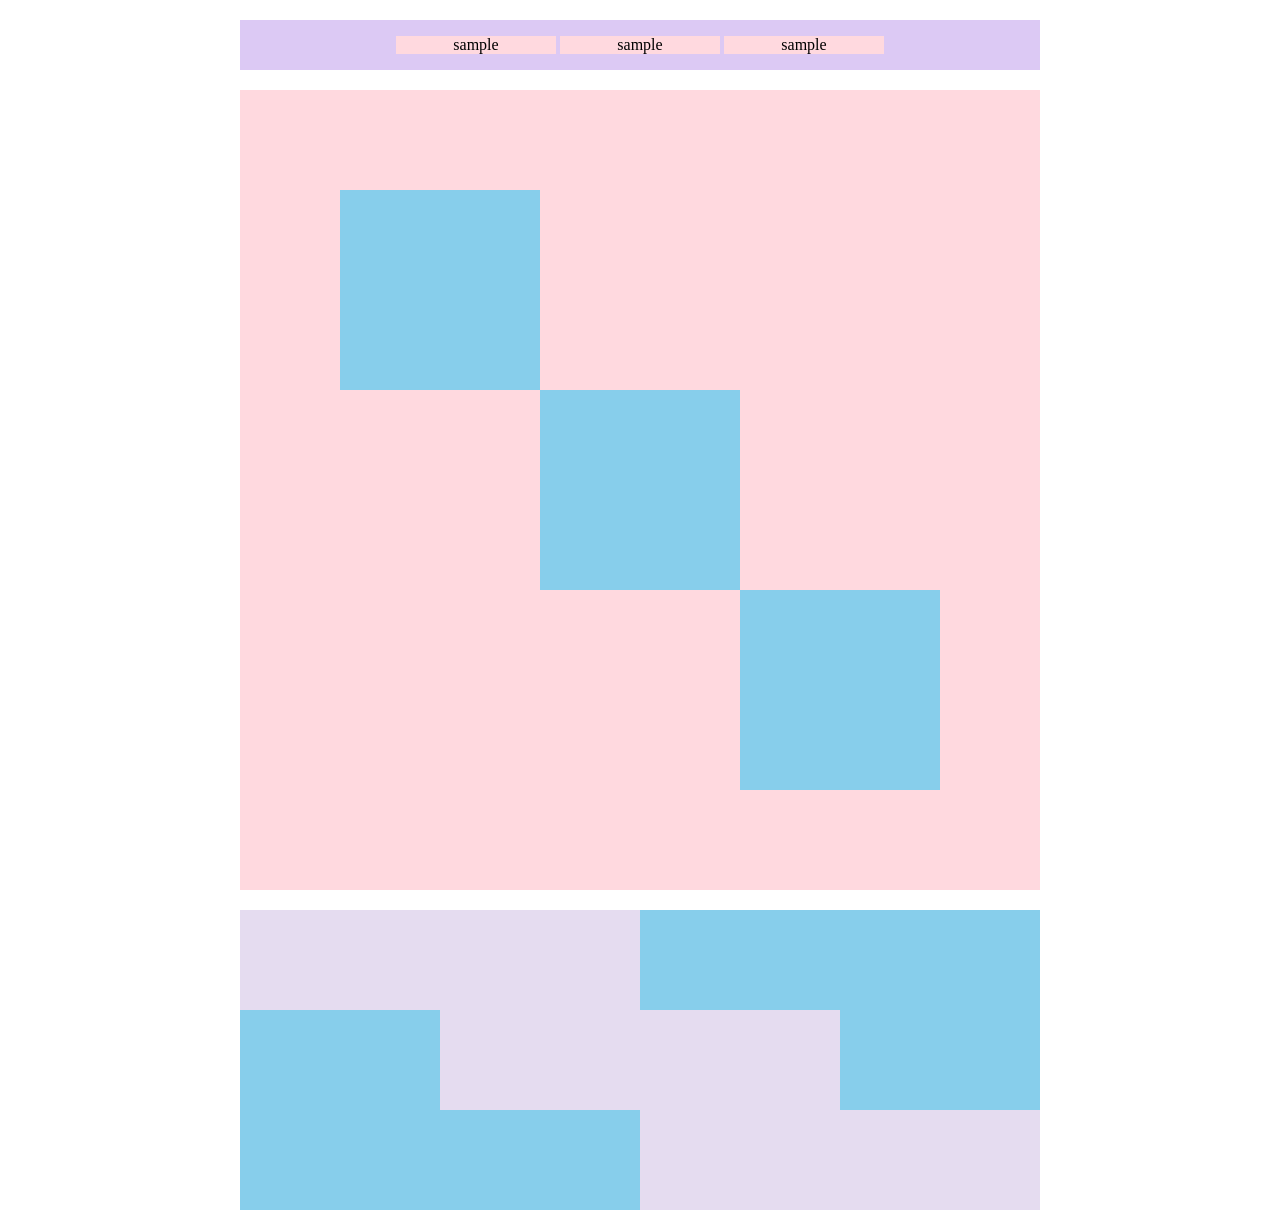
<file: kadai_018/kadai_018.html>
<!DOCTYPE html>
<html>
<head>
    <meta charset="UTF-8">
    <link rel="stylesheet" href="style.css">
    <meta name="description" content="このページは18章の課題です。">
    <title>18章の課題</title>
</head>
<body>
    <div id="top">
        <p class="top-child">sample</p>
        <p class="top-child">sample</p>
        <p class="top-child">sample</p>
    </div>
    <div id="middle">
        <div id="middle-child01"></div>
        <div id="middle-child02"></div>
        <div id="middle-child03"></div>
    </div>
    <div id="bottom">
        <div id="bottom-child01"></div>
        <div id="bottom-child02"></div>
        <div id="bottom-child03"></div>
    </div>
</body>
</html>
</file>
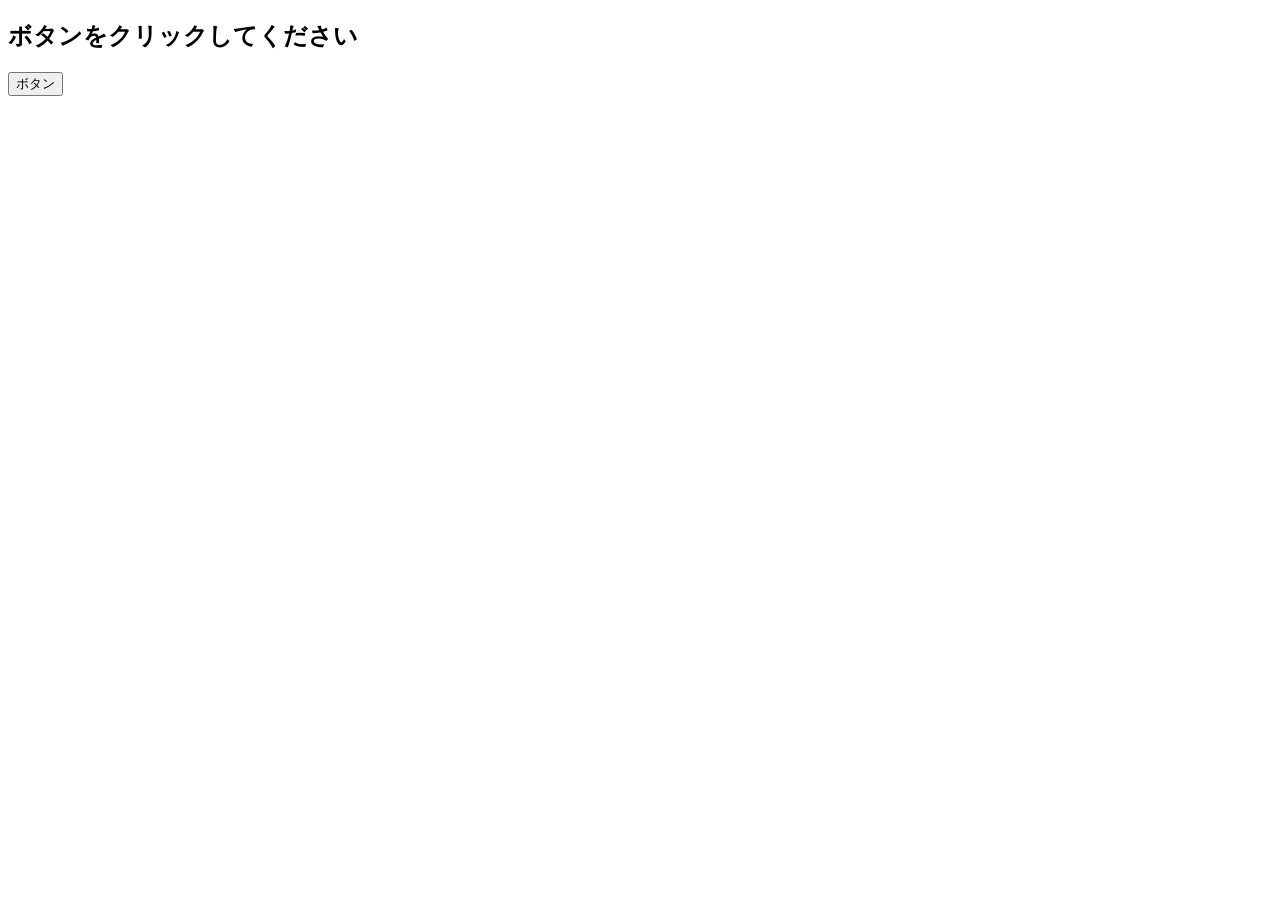
<file: kadai_020/event.html>
<!DOCTYPE html>
<html lang="ja">
<head>
  <title>JavaScriptの基礎を学ぼう_20章課題</title>                                 
  <meta charset="UTF-8">
</head>
<body>
    <h2 id="text">ボタンをクリックしてください</h2>
    <button id="btn">ボタン</button>
    <script src="event.js"></script>
</body>
</html>
</file>
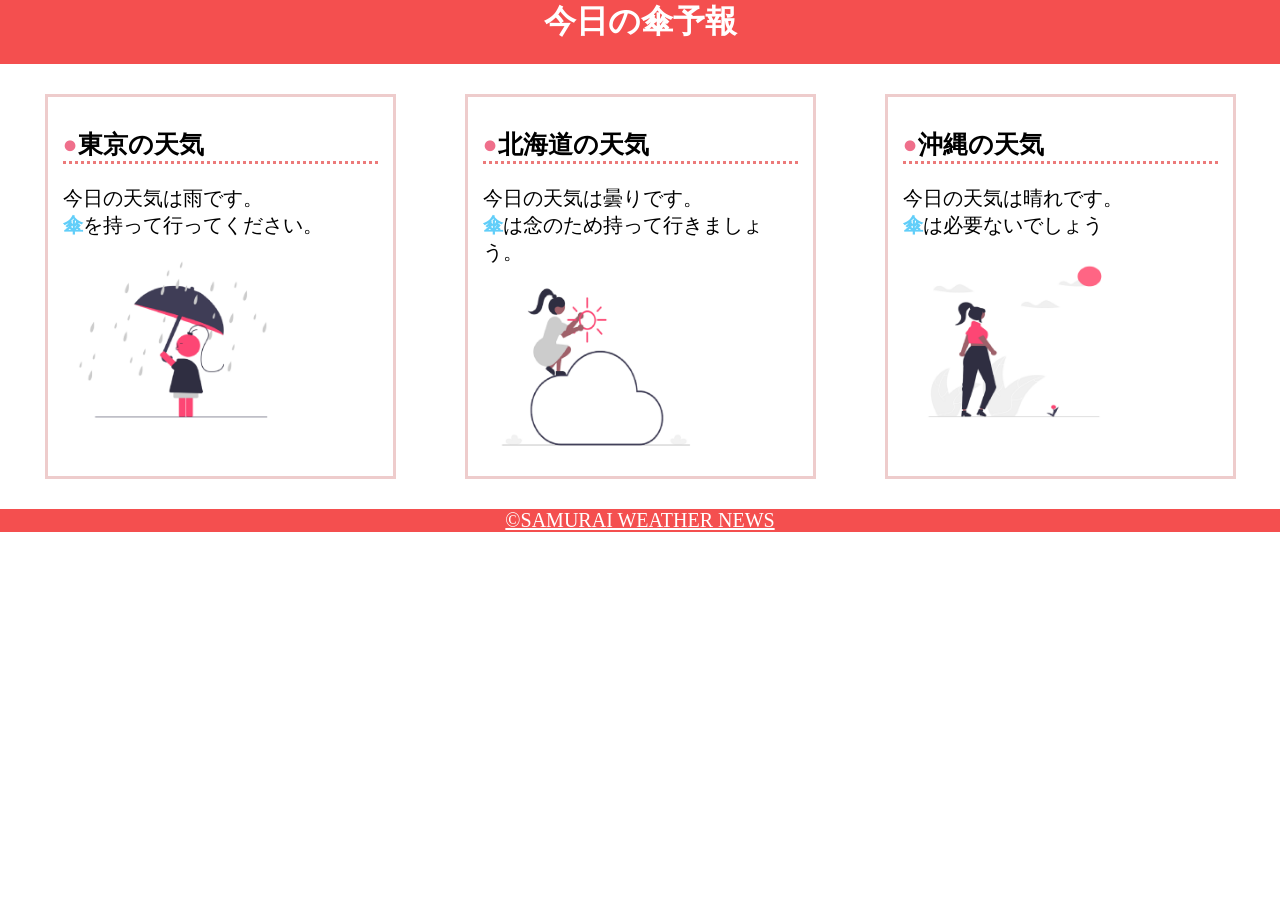
<file: kadai_022/kadai_022.html>
<!DOCTYPE html>
<html>
    <head>
        <meta charset="UTF-8">
        <meta name="viewport" content="width=device-width, initial-scale=1.0">
        <link rel="stylesheet" href="style.css">
        <meta name="description" content="このページは22章の課題です。">
        <title>22章課題</title>
    </head>
    <body>
       
        <header>
            <h1>今日の傘予報</h1>
        </header>  
 
        <main>

            <div id="parent">
                <div class="contents">
                    <h2>東京の天気</h2>
                    <p>今日の天気は雨です。</p>
                    <p>傘を持って行ってください。</p>
                    <img src="images/rainy.png" alt="雨">
                </div>
 
                <div class="contents">
                    <h2>北海道の天気</h2>
                    <p>今日の天気は曇りです。</p>
                    <p>傘は念のため持って行きましょう。</p>
                    <img src="images/cloudy.png" alt="曇り">
                </div>
 
                <div class="contents">
                    <h2>沖縄の天気</h2>
                    <p>今日の天気は晴れです。</p>
                    <p>傘は必要ないでしょう</p>
                    <img src="images/sunny.png" alt="晴れ">
                </div>

            </div>    
 
        </main>
 
        <footer>
            <a href="https://www.sejuku.net/corp/">&copy;SAMURAI WEATHER NEWS</a>
         </footer>
 
    </body>
</html>
</file>
<file: kadai_015/code_for_design_comp/stylesheet/style.css>
/* ----------------------------------------------- 共通 */
html,
body {
  overflow-x: hidden;
}

body {
  color: #000000;
  font-family: 'Noto Sans JP', sans-serif;
  padding-bottom: 0;

}

p {
  line-height: 2.0em;
  font-weight: 100;
  font-style: normal;
  font-size: 14px;

}

.section_title {
   /* フォントサイズ36px */
   font-size: 36px;
 
   /* フォントの太さ600 標準は400です */
   font-weight: 600;
 }

 /* section_titleに擬似要素を追加 */
 .section_title::after {
 
   /* 疑似要素はデフォルトでインライン要素のためブロック要素に変更 */
   display: block;
 
   /* サブタイトル文字の大きさや余白を設定 */
   font-size: 14px;
   font-weight: 400;
   padding: 16px 0 16px;
 
   /* 下線の幅を100pに設定 */
   width: 100px;
 
   /* 下線を直線・1px・黒色に設定 */
   border-bottom: solid 1px #000000;
 }


/* ----------------------------------------------- ナビゲーションバー */
.navbar_brand_logo {

  /* サイズを32pxの正方形へ変更 */
  width: 32px;
  height: 32px;

  /* imgはインライン要素なのでインラインブロックに設定 */
  display: inline-block;

  /* "SAMURAI KITCHEN" 文字との空白を15pxに設定 */
  margin-right: 15px;

}

/* カンマで区切ると複数のクラスに適用可能 */
.my_navbar_brand,
.my_nav_link {

  /* フォントサイズを16pxに設定 */
  font-size: 16px;

  /* フォントをserif体に設定 */
  font-family: 'Lora', serif;

  /* フォント色を黒色に設定 */
  color: #000000 !important;

}

/* Bootstrapのボタンに初期設定されている周囲のborder（枠線）を消す */
.navbar-toggler {
  padding: 0 !important;
  border: none;
}

/* ハンバーガーボタンがチェック状態である（押されている）とき、閉じるボタン（×）を表示する */
#hamburger_btn_check:checked~.hamburger_btn .btn_close {
  display: block;
}

/* ハンバーガーボタンがチェック状態である（押されている）とき、ハンバーガーボタンを表示しない */
#hamburger_btn_check:checked~.hamburger_btn .btn_open {
  display: none;
}

/* 最初に表示した時は、閉じるボタン（×）は表示しない */
.btn_close {
  display: none;
}

/* ハンバーガーボタンが押されているかを判断するためのチェックボックスは隠す */
#hamburger_btn_check {
  display: none;
}

/* ----------------------------------------------- カールセル */
.my_carousel_caption {
  
  /* フォントサイズ52px */
  font-size: 52px;

  /* 上下に余白追加 */
  padding-top: 1.25rem;
  padding-bottom: 1.25rem;

  /* フォント色は白色 */
  color: #fff;

  /* テキスト中央揃え */
  text-align: center;
  font-family: 'Lora', serif;
  line-height: 1.5em;
}

/* 疑似要素でアイコンを配置。前に配置しています */
.my_carousel_caption::before {
  content: url(../img/logoSymbol_White.png);
  display: block;
}

/* スマートフォン画面幅（画面幅が最大375pxまで）の場合、以下のスタイルを適用。 */
@media screen and (max-width:375px) {
  .my_carousel_caption {

    /* フォントサイズを27pxにする */
    font-size: 27px;
  }
}

/* carousel-itemの高さを32remに指定 */
.carousel-item {
  height: 32rem;
}

/*carousel-item直下の子要素imgタグに設定 */
.carousel-item>img {

  /* 絶対位置を指定 */
  position: absolute;
  top: 0;
  left: 0;
  min-width: 100%;

  /* 高さはcarousel-itemに揃える */
  height: 32rem;
}

/* ----------------------------------------------- アバウト */

 /* aboutクラスのあとに"私たちについて"の文字を追加  */
 .about::after {
   content: "私たちについて";
 }

 .about_us_bg {
   background-color: #FFE6A5;
 }

/* ----------------------------------------------- ギャラリー */
.gallery::after {
  content: "ギャラリー";
  margin: 0 auto 0;
}

/* ----------------------------------------------- メニュー */
.menu::after {
  content: "メニュー";
  margin: 0 auto 0;
}

.menu_title {
  font-size: 18px;
  font-weight: 600;
  font-style: normal;
}

.menu_price {
  font-size: 20px;
  font-weight: 400;
  font-family: 'Lora', serif;
}
/* ----------------------------------------------- レビュー */
/* 背景画像を設定 */
.review_wrapper {
  background-image: url(../img/background-reviews.jpg);
  background-repeat: no-repeat;
  background-size: cover;
}

/* サブタイトルを擬似要素で表示 */
.review::after {
  content: "お客様の声";
  margin: 0 auto 0;
  border-bottom: solid 1px #FFFFFF;
}

/* 白い背景色の高さを固定 */
.h_420 {
  height: 420px;
  position: relative;
}

/* レビューの画像を修正 */
.reviewer_img {
  /* サイズを48px  */
  width: 48px;
  height: 48px;

  /* 円形にします */
  border-radius: 50%;
  margin-right: 16px;
}

/* 星のアイコン画像です */
.star_img {
  /* サイズを25pxにします */
  width: 25px;
  height: 25px;
}

/* 詳細ボタンを下部に固定 */
.fix_bottom {
/* positionプロパティで絶対配置 */
  position: absolute;
/* ボタンのサイズ変更 */
  width: 80px;
  height: 44px;
/* 左から24px、下から24pxの位置に配置 */
  left: 24px;
  bottom: 24px;
}

/* ----------------------------------------------- アクセス */
.access::after {
  content: "アクセス";
  margin: 0 auto 0;
}

/* ----------------------------------------------- フッター */
/* 背景色を画像の背景と同じ色に設定 */
#footer {
  background-color: #FAFAFA;
}

/* position:　absoluteで下からの距離で固定 */
.copy_right {
  font-size: 14px;

  /* 先祖要素のdivタグの左下の角を基準に絶対配置します */
  position: absolute;

  /* 下から1rem 左から12px */
  bottom: 1rem;
  left: 12px;
  display: flex;
}

/* copy_rightのクラスを適用したdivタグの子要素のpタグに適用される */
.copy_right>p {
  margin-right: 5rem;
  margin-bottom: 0;
}

/* copy_rightのクラスを適用したdivタグの子要素で、sns_imgクラスを適用しているimgタグに適用される */
.copy_right>img.sns_img {

  /* SNSアイコンのサイズ24px */
  height: 24px;
  width: 24px;

  /* 右方向へ余白10px */
  margin-right: 10px;
  margin-top: 0;
}

/* restaurant_info直下の子要素pタグ全てに適用される */
.restaurant_info p {
  font-weight: 400;
  line-height: 1.5;
  font-size: 16px;
}

/* restaurant_info直下の子要素imgタグ全てに適用される */
.restaurant_info　img {
  width: 20px;
  height: 20px;
  margin-right: 10px;
  line-height: 1.5;
  margin-top: auto;
}

/* サイトアイコンを64pxに設定 */
.footer_brand_logo {
  width: 64px;
  height: 64px;
  display: inline-block;
  /* 右側余白15px */
  margin-right: 15px;
}

/* サイトタイトルのフォントをserif体（明朝体）に設定 */
.footer_text {
  font-size: 24px;
  font-family: 'Lora', serif;
}

/* スマートフォン画面幅（最大991pxまで）でスタイルを適用 */
@media screen and (max-width: 991px) {
  .footer_text,
  .copy_right {
    margin-top: 2rem;
    text-align: center;
    position: relative;
  }

  .copy_right>p,img {
    margin-right: 1rem;
    font-size: 14px;
    margin: 0;
    line-height: 35px;
  }
}

/* シェフ */
.chef::after {
  content: "シェフ";
}

.chef_bg {
  background-color:  #fdf5e6;
}
</file>
<file: kadai_tutorial_output/code_for_design_comp/stylesheet/style.css>
/* ----------------------------------------------- 共通 */
html,
body {
  overflow-x: hidden;
}

body {
  color: #000000;
  font-family: 'Noto Sans JP', sans-serif;
  padding-bottom: 0;

}

p {
  line-height: 2.0em;
  font-weight: 100;
  font-style: normal;
  font-size: 14px;

}

.section_title {
   /* フォントサイズ36px */
   font-size: 36px;
 
   /* フォントの太さ600 標準は400です */
   font-weight: 600;
 }

 /* section_titleに擬似要素を追加 */
 .section_title::after {
 
   /* 疑似要素はデフォルトでインライン要素のためブロック要素に変更 */
   display: block;
 
   /* サブタイトル文字の大きさや余白を設定 */
   font-size: 14px;
   font-weight: 400;
   padding: 16px 0 16px;
 
   /* 下線の幅を100pに設定 */
   width: 100px;
 
   /* 下線を直線・1px・黒色に設定 */
   border-bottom: solid 1px #000000;
 }


/* ----------------------------------------------- ナビゲーションバー */
.navbar_brand_logo {

  /* サイズを32pxの正方形へ変更 */
  width: 32px;
  height: 32px;

  /* imgはインライン要素なのでインラインブロックに設定 */
  display: inline-block;

  /* "SAMURAI KITCHEN" 文字との空白を15pxに設定 */
  margin-right: 15px;

}

/* カンマで区切ると複数のクラスに適用可能 */
.my_navbar_brand,
.my_nav_link {

  /* フォントサイズを16pxに設定 */
  font-size: 16px;

  /* フォントをserif体に設定 */
  font-family: 'Lora', serif;

  /* フォント色を黒色に設定 */
  color: #000000 !important;

}

/* Bootstrapのボタンに初期設定されている周囲のborder（枠線）を消す */
.navbar-toggler {
  padding: 0 !important;
  border: none;
}

/* ハンバーガーボタンがチェック状態である（押されている）とき、閉じるボタン（×）を表示する */
#hamburger_btn_check:checked~.hamburger_btn .btn_close {
  display: block;
}

/* ハンバーガーボタンがチェック状態である（押されている）とき、ハンバーガーボタンを表示しない */
#hamburger_btn_check:checked~.hamburger_btn .btn_open {
  display: none;
}

/* 最初に表示した時は、閉じるボタン（×）は表示しない */
.btn_close {
  display: none;
}

/* ハンバーガーボタンが押されているかを判断するためのチェックボックスは隠す */
#hamburger_btn_check {
  display: none;
}

/* ----------------------------------------------- カールセル */
.my_carousel_caption {
  
  /* フォントサイズ52px */
  font-size: 52px;

  /* 上下に余白追加 */
  padding-top: 1.25rem;
  padding-bottom: 1.25rem;

  /* フォント色は白色 */
  color: #fff;

  /* テキスト中央揃え */
  text-align: center;
  font-family: 'Lora', serif;
  line-height: 1.5em;
}

/* 疑似要素でアイコンを配置。前に配置しています */
.my_carousel_caption::before {
  content: url(../img/logoSymbol_White.png);
  display: block;
}

/* スマートフォン画面幅（画面幅が最大375pxまで）の場合、以下のスタイルを適用。 */
@media screen and (max-width:375px) {
  .my_carousel_caption {

    /* フォントサイズを27pxにする */
    font-size: 27px;
  }
}

/* carousel-itemの高さを32remに指定 */
.carousel-item {
  height: 32rem;
}

/*carousel-item直下の子要素imgタグに設定 */
.carousel-item>img {

  /* 絶対位置を指定 */
  position: absolute;
  top: 0;
  left: 0;
  min-width: 100%;

  /* 高さはcarousel-itemに揃える */
  height: 32rem;
}

/* ----------------------------------------------- アバウト */

 /* aboutクラスのあとに"私たちについて"の文字を追加  */
 .about::after {
   content: "私たちについて";
 }

 .about_us_bg {
   background-color: #FFE6A5;
 }

/* ----------------------------------------------- ギャラリー */
.gallery::after {
  content: "ギャラリー";
  margin: 0 auto 0;
}

/* ----------------------------------------------- メニュー */
.menu::after {
  content: "メニュー";
  margin: 0 auto 0;
}

.menu_title {
  font-size: 18px;
  font-weight: 600;
  font-style: normal;
}

.menu_price {
  font-size: 20px;
  font-weight: 400;
  font-family: 'Lora', serif;
}
/* ----------------------------------------------- レビュー */
/* 背景画像を設定 */
.review_wrapper {
  background-image: url(../img/background-reviews.jpg);
  background-repeat: no-repeat;
  background-size: cover;
}

/* サブタイトルを擬似要素で表示 */
.review::after {
  content: "お客様の声";
  margin: 0 auto 0;
  border-bottom: solid 1px #FFFFFF;
}

/* 白い背景色の高さを固定 */
.h_420 {
  height: 420px;
  position: relative;
}

/* レビューの画像を修正 */
.reviewer_img {
  /* サイズを48px  */
  width: 48px;
  height: 48px;

  /* 円形にします */
  border-radius: 50%;
  margin-right: 16px;
}

/* 星のアイコン画像です */
.star_img {
  /* サイズを25pxにします */
  width: 25px;
  height: 25px;
}

/* 詳細ボタンを下部に固定 */
.fix_bottom {
/* positionプロパティで絶対配置 */
  position: absolute;
/* ボタンのサイズ変更 */
  width: 80px;
  height: 44px;
/* 左から24px、下から24pxの位置に配置 */
  left: 24px;
  bottom: 24px;
}

/* ----------------------------------------------- アクセス */
.access::after {
  content: "アクセス";
  margin: 0 auto 0;
}

/* ----------------------------------------------- フッター */
/* 背景色を画像の背景と同じ色に設定 */
#footer {
  background-color: #FAFAFA;
}

/* position:　absoluteで下からの距離で固定 */
.copy_right {
  font-size: 14px;

  /* 先祖要素のdivタグの左下の角を基準に絶対配置します */
  position: absolute;

  /* 下から1rem 左から12px */
  bottom: 1rem;
  left: 12px;
  display: flex;
}

/* copy_rightのクラスを適用したdivタグの子要素のpタグに適用される */
.copy_right>p {
  margin-right: 5rem;
  margin-bottom: 0;
}

/* copy_rightのクラスを適用したdivタグの子要素で、sns_imgクラスを適用しているimgタグに適用される */
.copy_right>img.sns_img {

  /* SNSアイコンのサイズ24px */
  height: 24px;
  width: 24px;

  /* 右方向へ余白10px */
  margin-right: 10px;
  margin-top: 0;
}

/* restaurant_info直下の子要素pタグ全てに適用される */
.restaurant_info p {
  font-weight: 400;
  line-height: 1.5;
  font-size: 16px;
}

/* restaurant_info直下の子要素imgタグ全てに適用される */
.restaurant_info　img {
  width: 20px;
  height: 20px;
  margin-right: 10px;
  line-height: 1.5;
  margin-top: auto;
}

/* サイトアイコンを64pxに設定 */
.footer_brand_logo {
  width: 64px;
  height: 64px;
  display: inline-block;
  /* 右側余白15px */
  margin-right: 15px;
}

/* サイトタイトルのフォントをserif体（明朝体）に設定 */
.footer_text {
  font-size: 24px;
  font-family: 'Lora', serif;
}

/* スマートフォン画面幅（最大991pxまで）でスタイルを適用 */
@media screen and (max-width: 991px) {
  .footer_text,
  .copy_right {
    margin-top: 2rem;
    text-align: center;
    position: relative;
  }

  .copy_right>p,img {
    margin-right: 1rem;
    font-size: 14px;
    margin: 0;
    line-height: 35px;
  }
}
</file>
<file: kadai_003/carousel.css>
/* ----------------------------------------------- 全体の文字色修正と下部の余白の調整 */
body {
  /* padding-top: 3rem; */
  padding-bottom: 3rem;
  color: #5a5a5a;
}

/* ----------------------------------------------- カルーセルのカスタマイズ */
.carousel {
  margin-bottom: 4rem;
}

.carousel-caption {
  bottom: 3rem;
  z-index: 10;
}

.carousel-item {
  height: 32rem;
}

.carousel-item > img {
  position: absolute;
  top: 0;
  left: 0;
  min-width: 100%;
  height: 32rem;
}

/* ----------------------------------------------- マーケティングコンテンツ */
.marketing .col-lg-4 {
  margin-bottom: 1.5rem;
  text-align: center;
}

.marketing h2 {
  font-weight: 400;
}

/* rtl:begin:ignore */
.marketing .col-lg-4 p {
  margin-right: .75rem;
  margin-left: .75rem;
}

/* rtl:end:ignore */

/* ----------------------------------------------- フィーチャーレット */
.featurette-divider {
  margin: 5rem 0;
  /* Space out the Bootstrap <hr> more */
}

.featurette-heading {
  font-weight: 300;
  line-height: 1;
  /* rtl:remove */
  letter-spacing: -.05rem;
}

/* ----------------------------------------------- レスポンシブデザイン */
@media (min-width: 40em) {
  .carousel-caption p {
    margin-bottom: 1.25rem;
    font-size: 1.25rem;
    line-height: 1.4;
  }

  .featurette-heading {
    font-size: 50px;
  }
}

@media (min-width: 62em) {
  .featurette-heading {
    margin-top: 7rem;
  }
}
</file>
<file: kadai_004/carousel.css>
/* ----------------------------------------------- 全体の文字色修正と下部の余白の調整 */
body {
  /* padding-top: 3rem; */
  padding-bottom: 3rem;
  color: #5a5a5a;
}

/* ----------------------------------------------- カルーセルのカスタマイズ */
.carousel {
  margin-bottom: 4rem;
}

.carousel-caption {
  bottom: 3rem;
  z-index: 10;
}

.carousel-item {
  height: 32rem;
}

.carousel-item > img {
  position: absolute;
  top: 0;
  left: 0;
  min-width: 100%;
  height: 32rem;
}

/* ----------------------------------------------- マーケティングコンテンツ */
.marketing .col-lg-4 {
  margin-bottom: 1.5rem;
  text-align: center;
}

.marketing h2 {
  font-weight: 400;
}

/* rtl:begin:ignore */
.marketing .col-lg-4 p {
  margin-right: .75rem;
  margin-left: .75rem;
}

/* rtl:end:ignore */

/* ----------------------------------------------- フィーチャーレット */
.featurette-divider {
  margin: 5rem 0;
  /* Space out the Bootstrap <hr> more */
}

.featurette-heading {
  font-weight: 300;
  line-height: 1;
  /* rtl:remove */
  letter-spacing: -.05rem;
}

/* ----------------------------------------------- レスポンシブデザイン */
@media (min-width: 40em) {
  .carousel-caption p {
    margin-bottom: 1.25rem;
    font-size: 1.25rem;
    line-height: 1.4;
  }

  .featurette-heading {
    font-size: 50px;
  }
}

@media (min-width: 62em) {
  .featurette-heading {
    margin-top: 7rem;
  }
}
</file>
<file: kadai_005/carousel.css>
/* ----------------------------------------------- 全体の文字色修正と下部の余白の調整 */
body {
  /* padding-top: 3rem; */
  padding-bottom: 3rem;
  color: #5a5a5a;
}

/* ----------------------------------------------- カルーセルのカスタマイズ */
.carousel {
  margin-bottom: 4rem;
}

.carousel-caption {
  bottom: 3rem;
  z-index: 10;
}

.carousel-item {
  height: 32rem;
}

.carousel-item > img {
  position: absolute;
  top: 0;
  left: 0;
  min-width: 100%;
  height: 32rem;
}

/* ----------------------------------------------- マーケティングコンテンツ */
.marketing .col-lg-4 {
  margin-bottom: 1.5rem;
  text-align: center;
}

.marketing h2 {
  font-weight: 400;
}

/* rtl:begin:ignore */
.marketing .col-lg-4 p {
  margin-right: .75rem;
  margin-left: .75rem;
}

/* rtl:end:ignore */

/* ----------------------------------------------- フィーチャーレット */
.featurette-divider {
  margin: 5rem 0;
  /* Space out the Bootstrap <hr> more */
}

.featurette-heading {
  font-weight: 300;
  line-height: 1;
  /* rtl:remove */
  letter-spacing: -.05rem;
}

/* ----------------------------------------------- レスポンシブデザイン */
@media (min-width: 40em) {
  .carousel-caption p {
    margin-bottom: 1.25rem;
    font-size: 1.25rem;
    line-height: 1.4;
  }

  .featurette-heading {
    font-size: 50px;
  }
}

@media (min-width: 62em) {
  .featurette-heading {
    margin-top: 7rem;
  }
}
</file>
<file: kadai_006/carousel.css>
/* ----------------------------------------------- 全体の文字色修正と下部の余白の調整 */
body {
  /* padding-top: 3rem; */
  padding-bottom: 3rem;
  color: #5a5a5a;
}

/* ----------------------------------------------- カルーセルのカスタマイズ */
.carousel {
  margin-bottom: 4rem;
}

.carousel-caption {
  bottom: 3rem;
  z-index: 10;
}

.carousel-item {
  height: 32rem;
}

.carousel-item > img {
  position: absolute;
  top: 0;
  left: 0;
  min-width: 100%;
  height: 32rem;
}

/* ----------------------------------------------- マーケティングコンテンツ */
.marketing .col-lg-4 {
  margin-bottom: 1.5rem;
  text-align: center;
}

.marketing h2 {
  font-weight: 400;
}

/* rtl:begin:ignore */
.marketing .col-lg-4 p {
  margin-right: .75rem;
  margin-left: .75rem;
}

/* rtl:end:ignore */

/* ----------------------------------------------- フィーチャーレット */
.featurette-divider {
  margin: 5rem 0;
  /* Space out the Bootstrap <hr> more */
}

.featurette-heading {
  font-weight: 300;
  line-height: 1;
  /* rtl:remove */
  letter-spacing: -.05rem;
}

/* ----------------------------------------------- レスポンシブデザイン */
@media (min-width: 40em) {
  .carousel-caption p {
    margin-bottom: 1.25rem;
    font-size: 1.25rem;
    line-height: 1.4;
  }

  .featurette-heading {
    font-size: 50px;
  }
}

@media (min-width: 62em) {
  .featurette-heading {
    margin-top: 7rem;
  }
}
</file>
<file: kadai_015/style.css>
body {
    font-family: "Arial", "Meiryo", sans-serif;
    text-align: center;
}
html {
    font-size: 20px;
}
.blue {
    color: skyblue;
}
.pink {
    color: rgb(255, 192, 203);
}
h1 {
      font-family: "Josefin Sans", sans-serif;
      font-optical-sizing: auto;
      font-weight: 400;
      font-style: normal;
      font-size: 2rem;
      letter-spacing: 1.2em;
      text-shadow: 2px 2px 2px gray;
      border-bottom: solid 3px rgb(115, 115, 114);
}
#basic p {
    font-weight: bold;
}
</file>
<file: kadai_018/style.css>
#top {
    width: 800px;
    background-color: #dcc9f4;
    margin-top: 20px;
    margin-bottom: 20px;
    margin-left: auto;
    margin-right: auto;
    text-align: center;
}
.top-child {
    width: 20%;
    background-color: #ffd9df;
    display: inline-block;
}
#middle {
    position: relative;
    width: 800px;
    height: 800px;
    margin-top: 20px;
    margin-bottom: 20px;
    margin-left: auto;
    margin-right: auto;
    background-color: #ffd9df;
}
#middle-child01 {
    position: absolute;
    top: 100px;
    left: 100px;
    width: 200px;
    height: 200px;
    background-color: #87ceeb;
}
#middle-child02 {
    position: absolute;
    top: 300px;
    left: 300px;
    width: 200px;
    height: 200px;
    background-color: #87ceeb;
}
#middle-child03 {
    position: absolute;
    top: 500px;
    left: 500px;
    width: 200px;
    height: 200px;
    background-color: #87ceeb;
}
#bottom {
    width: 800px;
    height: 300px;
    margin-left: auto;
    margin-right: auto;
    background-color: #87ceeb;
}
#bottom-child01 {
    width: 400px;
    height: 100px;
    background-color: #e5dcf0;
}
#bottom-child02 {
    position: relative;
    left: 200px;
    width: 400px;
    height: 100px;
    background-color: #e5dcf0;
}
#bottom-child03 {
    position: relative;
    left: 400px;
    width: 400px;
    height: 100px;
    background-color: #e5dcf0;
}
</file>
<file: kadai_022/style.css>
h1 {
    margin: 0;
    color: rgb(255,255,255);
}
p {
    margin: 0;
    font-size: 20px;
}
body {
    margin: 0;
}
a {
    font-size: 20px;
    color:rgb(255,255,255);
}
header {
    padding-bottom: 20px;
    background-color: rgb(244,79,79);
    text-align: center;
}
main {
    padding: 10px;
}
#parent {
    display: flex;
    justify-content: space-around;
}
.contents {
    border: 3px solid rgb(238,204,204);
    flex-basis: 25%;
    padding: 10px 15px;
    margin: 20px 0;
}
h2 {
    font-size: 25px;
    border-bottom: 3px dotted rgb(236,122,122);
}
h2::before{
    content: "●";
    color: rgb(239,111,139);
}
.contents p:nth-of-type(2)::first-letter {
    font-weight: bold;
    color: rgb(97,206,249);
}
.contents img {
    margin: 10px 0; 
    width: 70%; 
}
footer {
    background-color: rgb(244,79,79);
    text-align: center;
}
a:visited {
    color: rgb(193,234,251);
}
a:hover {
    color:rgb(245,178,168);
}
@media screen and (max-width: 768px) {
    h2 {
        font-size: 30px;
    }
    p {
        font-size: 25px;
    }
    #parent {
        flex-direction: column;
    }
}
</file>
